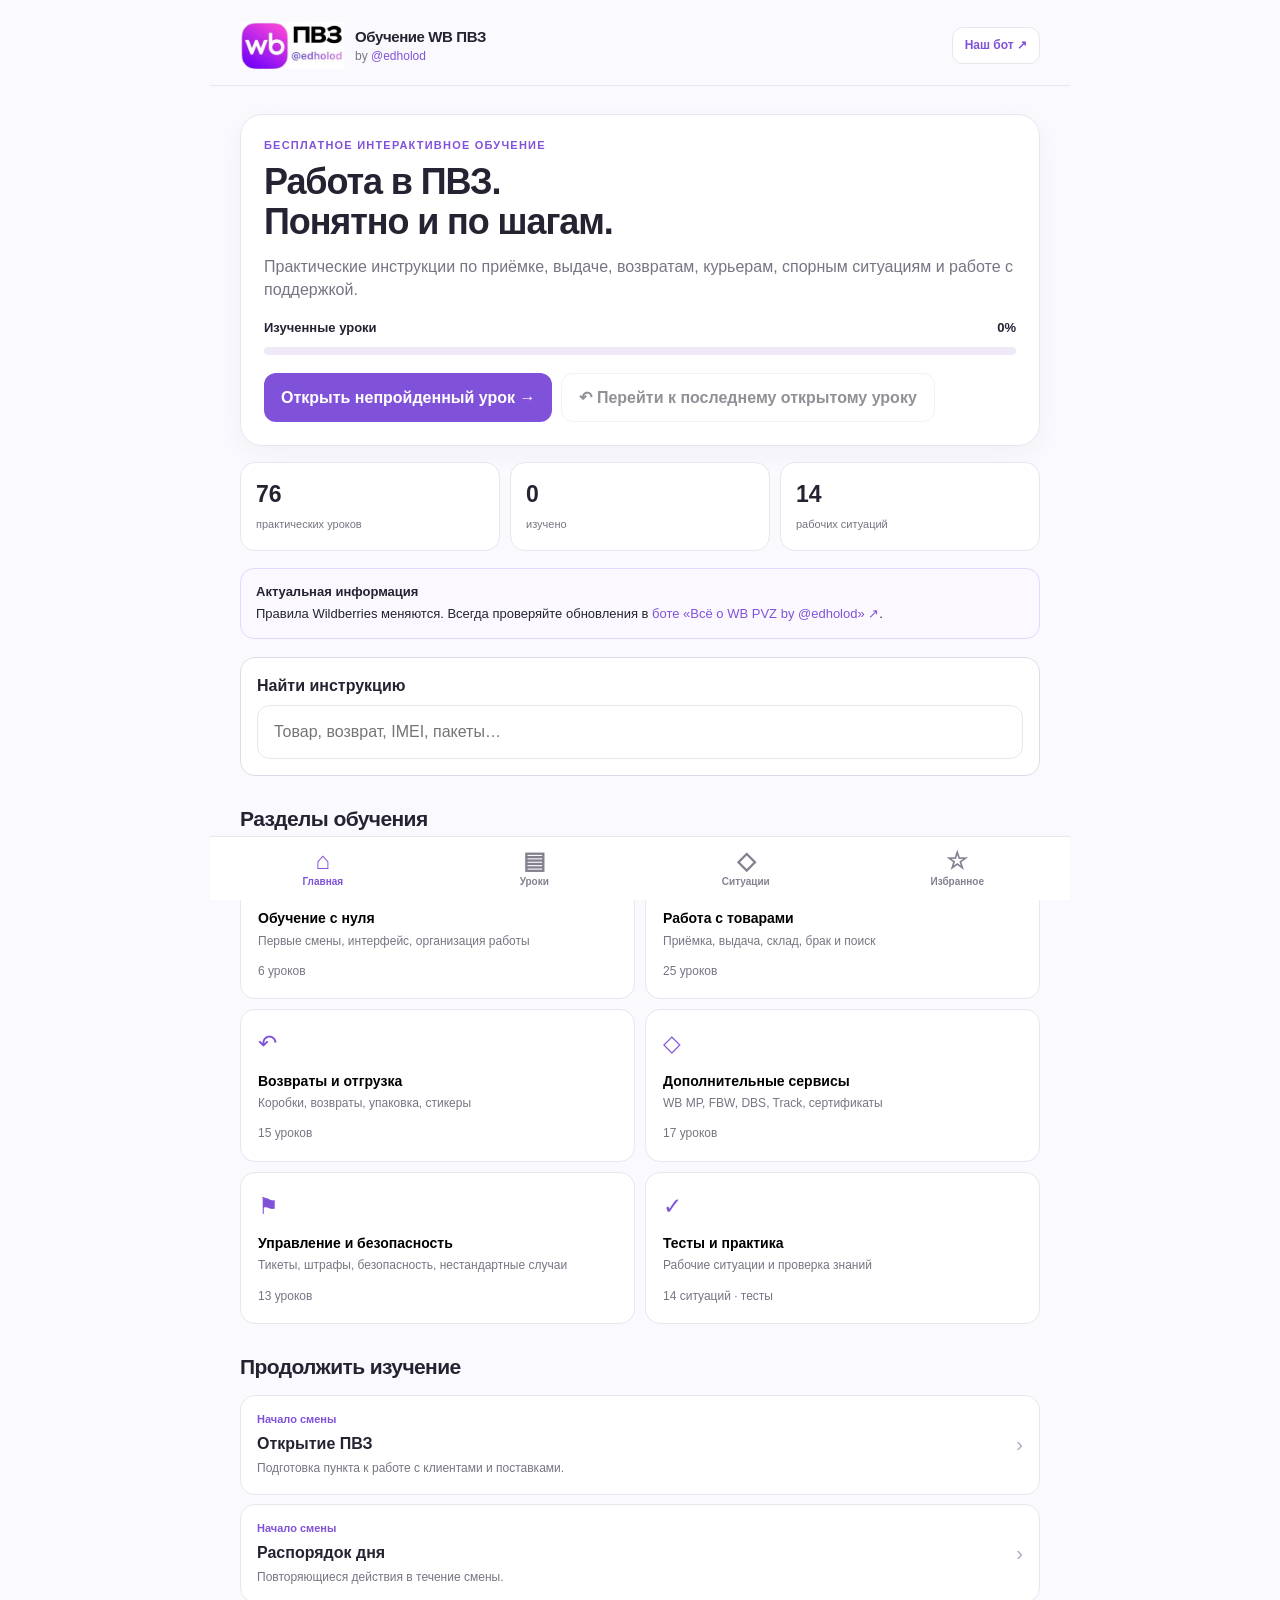
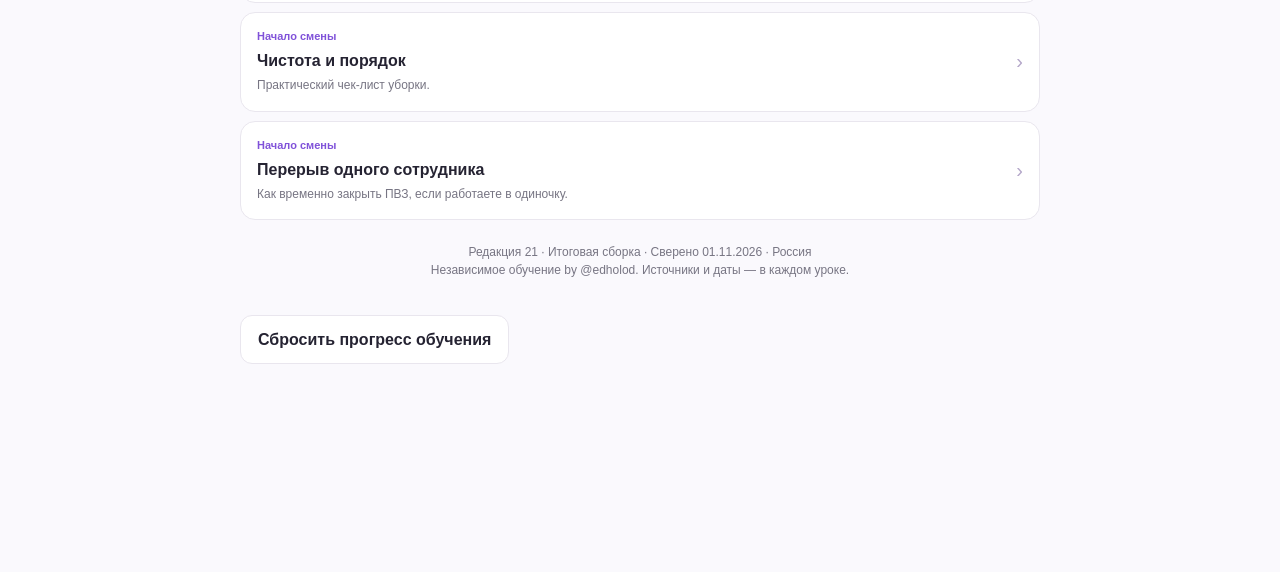
<file: index.html>
<!doctype html><html lang="ru"><head><meta charset="utf-8"><meta name="viewport" content="width=device-width,initial-scale=1,viewport-fit=cover"><meta name="theme-color" content="#faf9fd"><meta name="description" content="Бесплатное интерактивное обучение сотрудников ПВЗ Wildberries"><script async src="https://telegram.org/js/telegram-web-app.js?64"></script><title>Обучение WB ПВЗ by @edholod</title><link rel="icon" href="logo.png" type="image/png"><link rel="stylesheet" href="style.css?v=21-final-20261101"></head><body><div class="app"><header class="top"><div class="brand"><img class="brand-image" src="logo.png" alt="WB ПВЗ @edholod"><div><div class="brand-title">Обучение WB ПВЗ</div><div class="brand-sub">by <a href="https://t.me/edholod" target="_blank" rel="noopener">@edholod</a></div></div></div><a class="botlink" href="https://t.me/edholod_wbbot" target="_blank" rel="noopener">Наш бот ↗</a></header><main id="main"></main><nav class="nav" aria-label="Основное меню"><button data-nav="home" class="active"><span>⌂</span>Главная</button><button data-nav="catalog"><span>▤</span>Уроки</button><button data-nav="situations"><span>◇</span>Ситуации</button><button data-nav="saved"><span>☆</span>Избранное</button></nav></div><script src="content.js?v=21-final-20261101"></script><script src="app.js?v=21-final-20261101"></script></body></html>
</file>
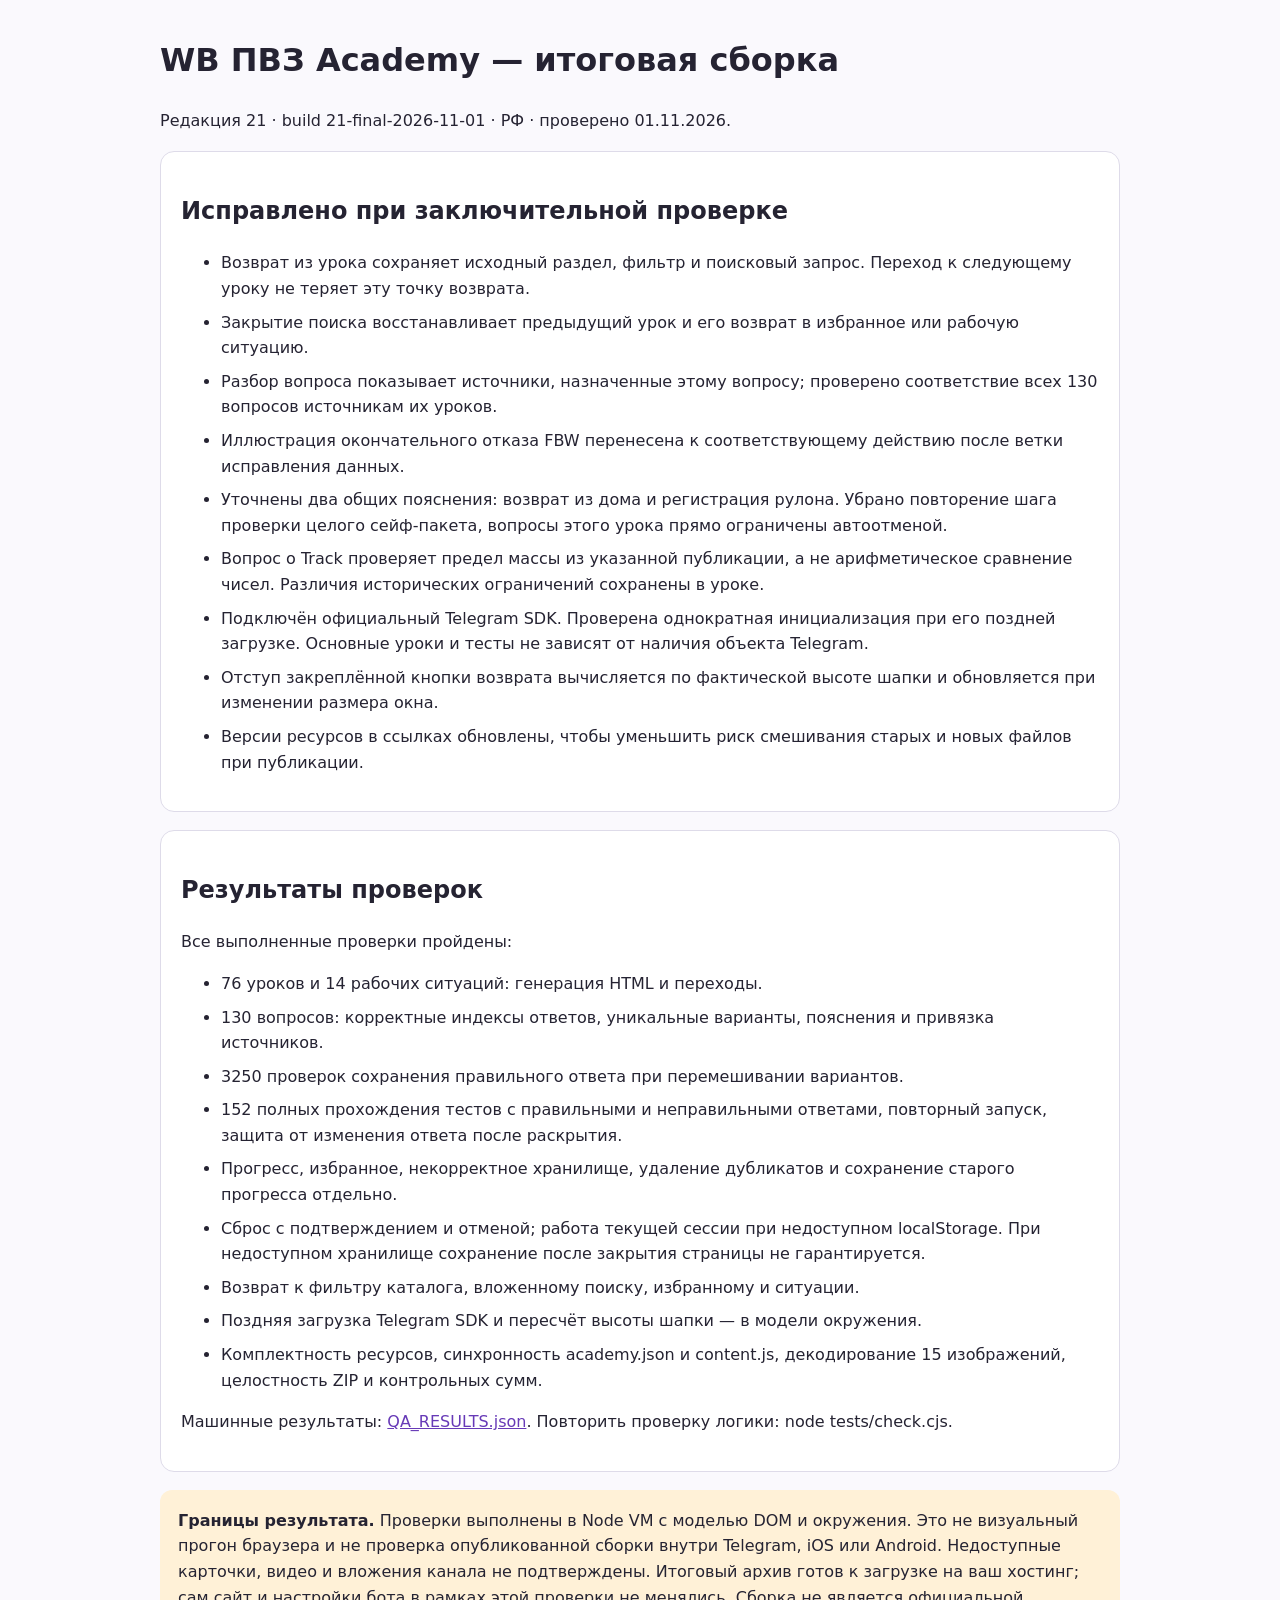
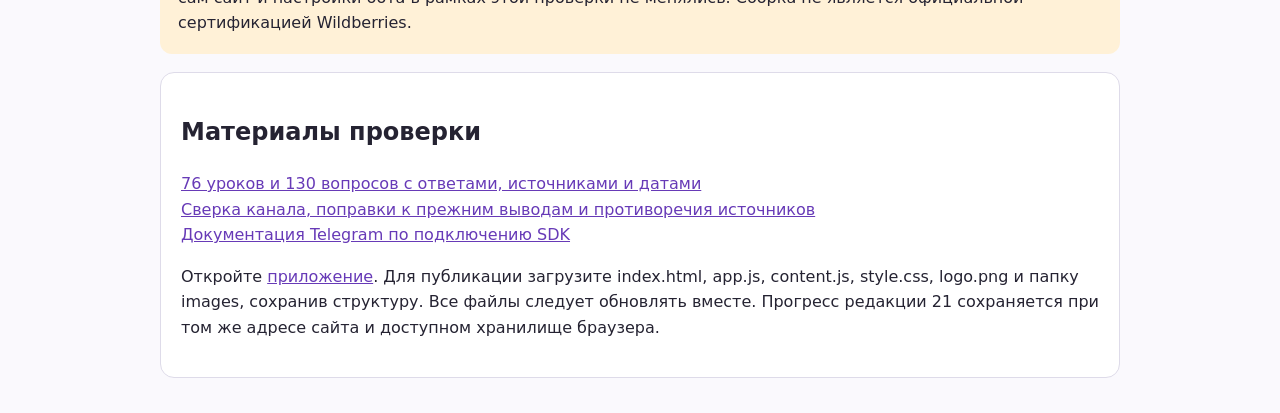
<file: FINAL_CHECK.html>
<!doctype html><html lang="ru"><meta charset="utf-8"><meta name="viewport" content="width=device-width,initial-scale=1"><title>Итоговая проверка WB ПВЗ Academy</title><style>body{max-width:960px;margin:35px auto;padding:0 18px;font:16px/1.6 system-ui;color:#252332;background:#faf9fd}section{padding:20px;margin:18px 0;border:1px solid #dedbe9;border-radius:14px;background:white}a{color:#673ab7}li{margin:8px 0}.notice{background:#fff1d7;padding:18px;border-radius:12px}</style>
<h1>WB ПВЗ Academy — итоговая сборка</h1><p>Редакция 21 · build 21-final-2026-11-01 · РФ · проверено 01.11.2026.</p>
<section><h2>Исправлено при заключительной проверке</h2><ul><li>Возврат из урока сохраняет исходный раздел, фильтр и поисковый запрос. Переход к следующему уроку не теряет эту точку возврата.</li><li>Закрытие поиска восстанавливает предыдущий урок и его возврат в избранное или рабочую ситуацию.</li><li>Разбор вопроса показывает источники, назначенные этому вопросу; проверено соответствие всех 130 вопросов источникам их уроков.</li><li>Иллюстрация окончательного отказа FBW перенесена к соответствующему действию после ветки исправления данных.</li><li>Уточнены два общих пояснения: возврат из дома и регистрация рулона. Убрано повторение шага проверки целого сейф-пакета, вопросы этого урока прямо ограничены автоотменой.</li><li>Вопрос о Track проверяет предел массы из указанной публикации, а не арифметическое сравнение чисел. Различия исторических ограничений сохранены в уроке.</li><li>Подключён официальный Telegram SDK. Проверена однократная инициализация при его поздней загрузке. Основные уроки и тесты не зависят от наличия объекта Telegram.</li><li>Отступ закреплённой кнопки возврата вычисляется по фактической высоте шапки и обновляется при изменении размера окна.</li><li>Версии ресурсов в ссылках обновлены, чтобы уменьшить риск смешивания старых и новых файлов при публикации.</li></ul></section>
<section><h2>Результаты проверок</h2><p>Все выполненные проверки пройдены:</p><ul><li>76 уроков и 14 рабочих ситуаций: генерация HTML и переходы.</li><li>130 вопросов: корректные индексы ответов, уникальные варианты, пояснения и привязка источников.</li><li>3250 проверок сохранения правильного ответа при перемешивании вариантов.</li><li>152 полных прохождения тестов с правильными и неправильными ответами, повторный запуск, защита от изменения ответа после раскрытия.</li><li>Прогресс, избранное, некорректное хранилище, удаление дубликатов и сохранение старого прогресса отдельно.</li><li>Сброс с подтверждением и отменой; работа текущей сессии при недоступном localStorage. При недоступном хранилище сохранение после закрытия страницы не гарантируется.</li><li>Возврат к фильтру каталога, вложенному поиску, избранному и ситуации.</li><li>Поздняя загрузка Telegram SDK и пересчёт высоты шапки — в модели окружения.</li><li>Комплектность ресурсов, синхронность academy.json и content.js, декодирование 15 изображений, целостность ZIP и контрольных сумм.</li></ul><p>Машинные результаты: <a href="QA_RESULTS.json">QA_RESULTS.json</a>. Повторить проверку логики: node tests/check.cjs.</p></section>
<div class="notice"><b>Границы результата.</b> Проверки выполнены в Node VM с моделью DOM и окружения. Это не визуальный прогон браузера и не проверка опубликованной сборки внутри Telegram, iOS или Android. Недоступные карточки, видео и вложения канала не подтверждены. Итоговый архив готов к загрузке на ваш хостинг; сам сайт и настройки бота в рамках этой проверки не менялись. Сборка не является официальной сертификацией Wildberries.</div>
<section><h2>Материалы проверки</h2><p><a href="VERIFICATION_21.html">76 уроков и 130 вопросов с ответами, источниками и датами</a><br><a href="TELEGRAM_REVIEW.html">Сверка канала, поправки к прежним выводам и противоречия источников</a><br><a href="https://core.telegram.org/bots/webapps#initializing-mini-apps">Документация Telegram по подключению SDK</a></p><p>Откройте <a href="index.html">приложение</a>. Для публикации загрузите index.html, app.js, content.js, style.css, logo.png и папку images, сохранив структуру. Все файлы следует обновлять вместе. Прогресс редакции 21 сохраняется при том же адресе сайта и доступном хранилище браузера.</p></section></html>
</file>
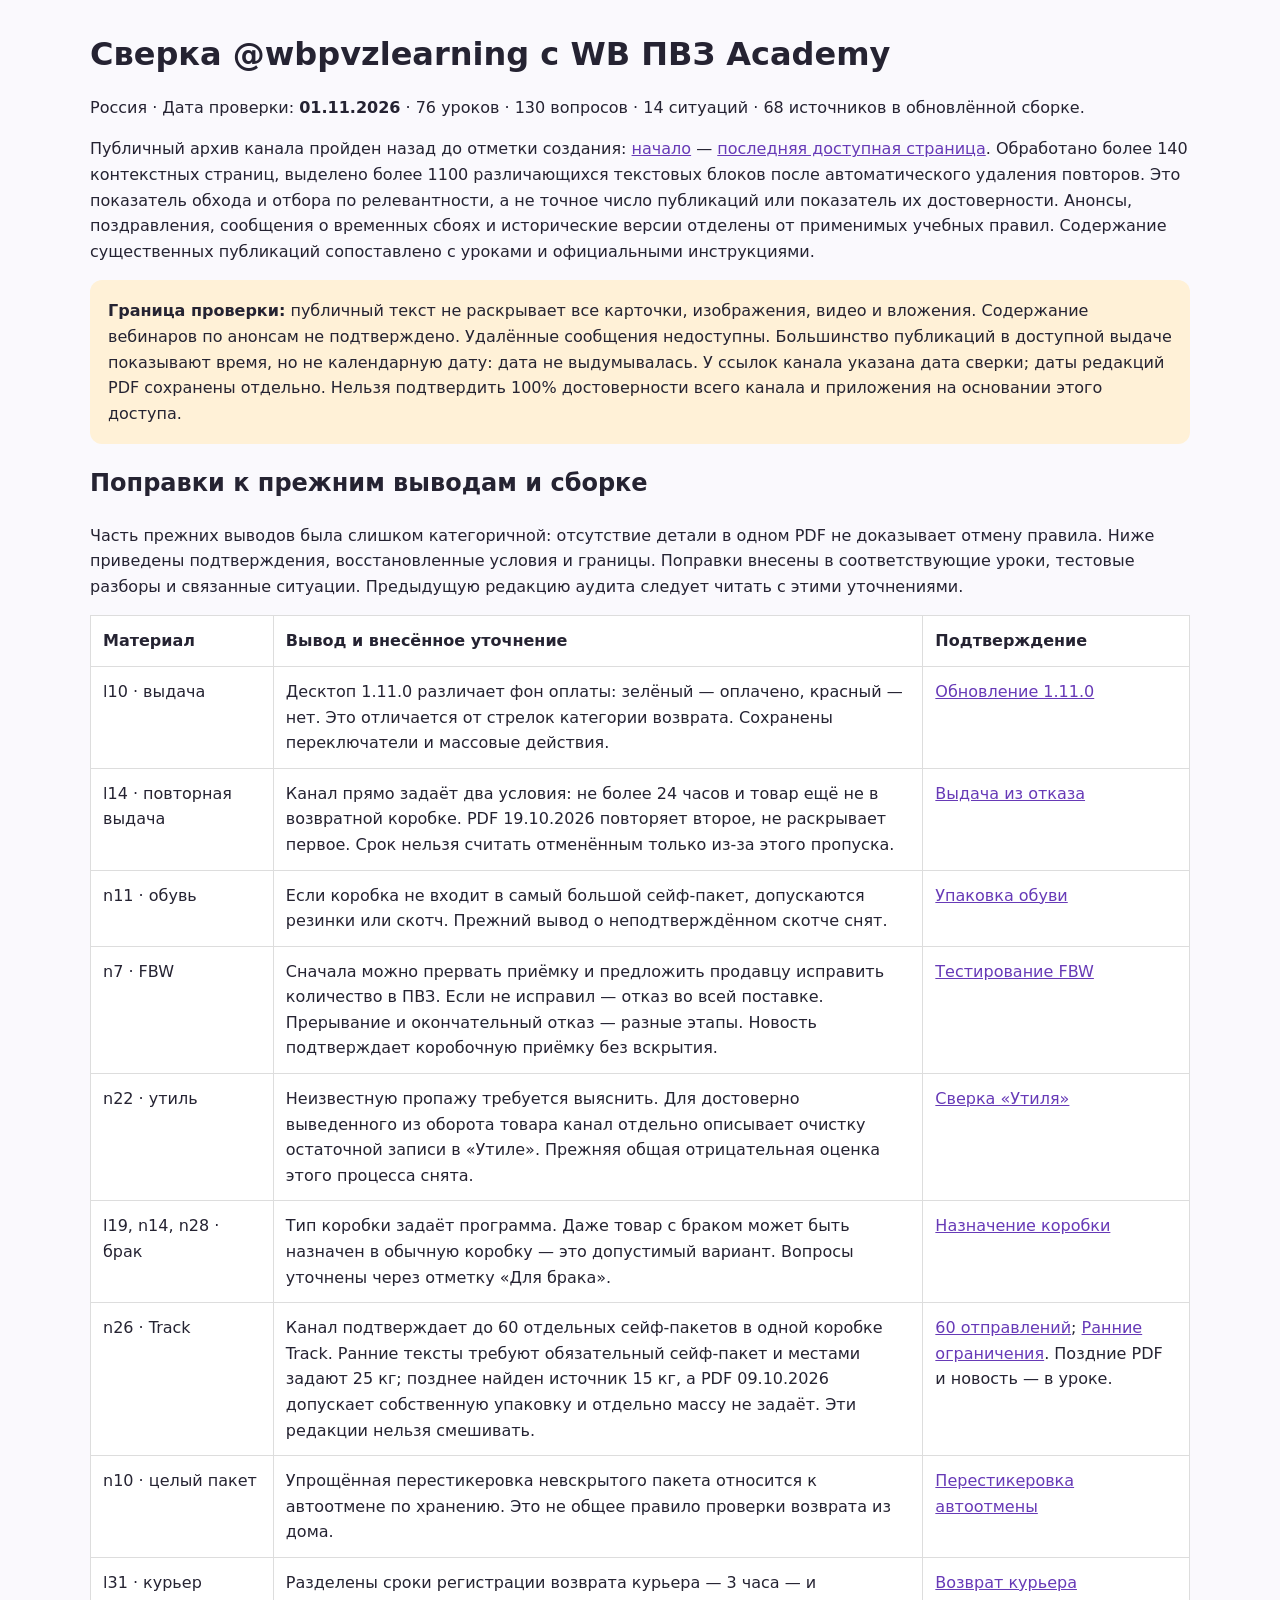
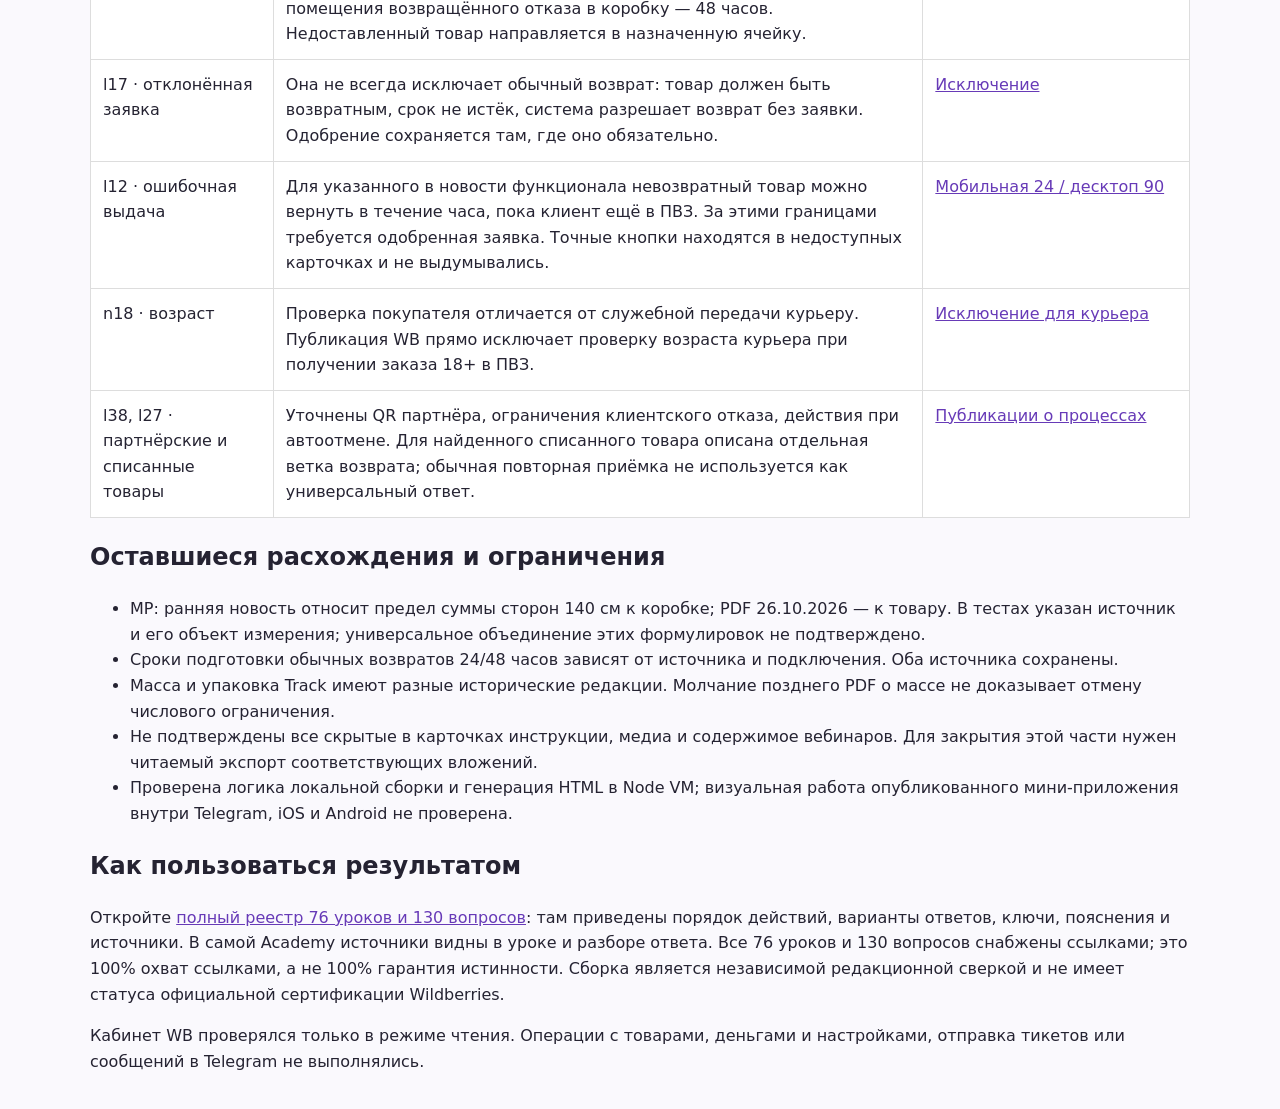
<file: TELEGRAM_REVIEW.html>
<!doctype html><html lang="ru"><meta charset="utf-8"><meta name="viewport" content="width=device-width,initial-scale=1"><title>Сверка публичного канала WB ПВЗ</title><style>body{max-width:1100px;margin:35px auto;padding:0 18px;font:16px/1.6 system-ui;color:#252332;background:#faf9fd}table{border-collapse:collapse;width:100%;background:white}td,th{border:1px solid #ddd;padding:12px;text-align:left;vertical-align:top}a{color:#673ab7}.notice{padding:18px;background:#fff1d7;border-radius:12px}h1{line-height:1.2}</style>
<h1>Сверка @wbpvzlearning с WB ПВЗ Academy</h1><p>Россия · Дата проверки: <b>01.11.2026</b> · 76 уроков · 130 вопросов · 14 ситуаций · 68 источников в обновлённой сборке.</p>
<p>Публичный архив канала пройден назад до отметки создания: <a href="https://t.me/s/wbpvzlearning/1">начало</a> — <a href="https://t.me/s/wbpvzlearning">последняя доступная страница</a>. Обработано более 140 контекстных страниц, выделено более 1100 различающихся текстовых блоков после автоматического удаления повторов. Это показатель обхода и отбора по релевантности, а не точное число публикаций или показатель их достоверности. Анонсы, поздравления, сообщения о временных сбоях и исторические версии отделены от применимых учебных правил. Содержание существенных публикаций сопоставлено с уроками и официальными инструкциями.</p>
<div class="notice"><b>Граница проверки:</b> публичный текст не раскрывает все карточки, изображения, видео и вложения. Содержание вебинаров по анонсам не подтверждено. Удалённые сообщения недоступны. Большинство публикаций в доступной выдаче показывают время, но не календарную дату: дата не выдумывалась. У ссылок канала указана дата сверки; даты редакций PDF сохранены отдельно. Нельзя подтвердить 100% достоверности всего канала и приложения на основании этого доступа.</div>
<h2>Поправки к прежним выводам и сборке</h2><p>Часть прежних выводов была слишком категоричной: отсутствие детали в одном PDF не доказывает отмену правила. Ниже приведены подтверждения, восстановленные условия и границы. Поправки внесены в соответствующие уроки, тестовые разборы и связанные ситуации. Предыдущую редакцию аудита следует читать с этими уточнениями.</p>
<table><thead><tr><th>Материал</th><th>Вывод и внесённое уточнение</th><th>Подтверждение</th></tr></thead><tbody>
<tr><td>l10 · выдача</td><td>Десктоп 1.11.0 различает фон оплаты: зелёный — оплачено, красный — нет. Это отличается от стрелок категории возврата. Сохранены переключатели и массовые действия.</td><td><a href="https://t.me/wbpvzlearning/2921">Обновление 1.11.0</a></td></tr>
<tr><td>l14 · повторная выдача</td><td>Канал прямо задаёт два условия: не более 24 часов и товар ещё не в возвратной коробке. PDF 19.10.2026 повторяет второе, не раскрывает первое. Срок нельзя считать отменённым только из-за этого пропуска.</td><td><a href="https://t.me/s/wbpvzlearning/2513">Выдача из отказа</a></td></tr>
<tr><td>n11 · обувь</td><td>Если коробка не входит в самый большой сейф-пакет, допускаются резинки или скотч. Прежний вывод о неподтверждённом скотче снят.</td><td><a href="https://t.me/s/wbpvzlearning/2751">Упаковка обуви</a></td></tr>
<tr><td>n7 · FBW</td><td>Сначала можно прервать приёмку и предложить продавцу исправить количество в ПВЗ. Если не исправил — отказ во всей поставке. Прерывание и окончательный отказ — разные этапы. Новость подтверждает коробочную приёмку без вскрытия.</td><td><a href="https://t.me/s/wbpvzlearning/2863">Тестирование FBW</a></td></tr>
<tr><td>n22 · утиль</td><td>Неизвестную пропажу требуется выяснить. Для достоверно выведенного из оборота товара канал отдельно описывает очистку остаточной записи в «Утиле». Прежняя общая отрицательная оценка этого процесса снята.</td><td><a href="https://t.me/s/wbpvzlearning/2713">Сверка «Утиля»</a></td></tr>
<tr><td>l19, n14, n28 · брак</td><td>Тип коробки задаёт программа. Даже товар с браком может быть назначен в обычную коробку — это допустимый вариант. Вопросы уточнены через отметку «Для брака».</td><td><a href="https://t.me/s/wbpvzlearning/2657">Назначение коробки</a></td></tr>
<tr><td>n26 · Track</td><td>Канал подтверждает до 60 отдельных сейф-пакетов в одной коробке Track. Ранние тексты требуют обязательный сейф-пакет и местами задают 25 кг; позднее найден источник 15 кг, а PDF 09.10.2026 допускает собственную упаковку и отдельно массу не задаёт. Эти редакции нельзя смешивать.</td><td><a href="https://t.me/s/wbpvzlearning/2787">60 отправлений</a>; <a href="https://t.me/s/wbpvzlearning/1985">Ранние ограничения</a>. Поздние PDF и новость — в уроке.</td></tr>
<tr><td>n10 · целый пакет</td><td>Упрощённая перестикеровка невскрытого пакета относится к автоотмене по хранению. Это не общее правило проверки возврата из дома.</td><td><a href="https://t.me/s/wbpvzlearning/2647">Перестикеровка автоотмены</a></td></tr>
<tr><td>l31 · курьер</td><td>Разделены сроки регистрации возврата курьера — 3 часа — и помещения возвращённого отказа в коробку — 48 часов. Недоставленный товар направляется в назначенную ячейку.</td><td><a href="https://t.me/s/wbpvzlearning/2567">Возврат курьера</a></td></tr>
<tr><td>l17 · отклонённая заявка</td><td>Она не всегда исключает обычный возврат: товар должен быть возвратным, срок не истёк, система разрешает возврат без заявки. Одобрение сохраняется там, где оно обязательно.</td><td><a href="https://t.me/s/wbpvzlearning/1766">Исключение</a></td></tr>
<tr><td>l12 · ошибочная выдача</td><td>Для указанного в новости функционала невозвратный товар можно вернуть в течение часа, пока клиент ещё в ПВЗ. За этими границами требуется одобренная заявка. Точные кнопки находятся в недоступных карточках и не выдумывались.</td><td><a href="https://t.me/s/wbpvzlearning/2415">Мобильная 24 / десктоп 90</a></td></tr>
<tr><td>n18 · возраст</td><td>Проверка покупателя отличается от служебной передачи курьеру. Публикация WB прямо исключает проверку возраста курьера при получении заказа 18+ в ПВЗ.</td><td><a href="https://t.me/s/wbpvzlearning/1985">Исключение для курьера</a></td></tr>
<tr><td>l38, l27 · партнёрские и списанные товары</td><td>Уточнены QR партнёра, ограничения клиентского отказа, действия при автоотмене. Для найденного списанного товара описана отдельная ветка возврата; обычная повторная приёмка не используется как универсальный ответ.</td><td><a href="https://t.me/s/wbpvzlearning/2482">Публикации о процессах</a></td></tr>
</tbody></table>
<h2>Оставшиеся расхождения и ограничения</h2><ul><li>MP: ранняя новость относит предел суммы сторон 140 см к коробке; PDF 26.10.2026 — к товару. В тестах указан источник и его объект измерения; универсальное объединение этих формулировок не подтверждено.</li><li>Сроки подготовки обычных возвратов 24/48 часов зависят от источника и подключения. Оба источника сохранены.</li><li>Масса и упаковка Track имеют разные исторические редакции. Молчание позднего PDF о массе не доказывает отмену числового ограничения.</li><li>Не подтверждены все скрытые в карточках инструкции, медиа и содержимое вебинаров. Для закрытия этой части нужен читаемый экспорт соответствующих вложений.</li><li>Проверена логика локальной сборки и генерация HTML в Node VM; визуальная работа опубликованного мини-приложения внутри Telegram, iOS и Android не проверена.</li></ul>
<h2>Как пользоваться результатом</h2><p>Откройте <a href="VERIFICATION_21.html">полный реестр 76 уроков и 130 вопросов</a>: там приведены порядок действий, варианты ответов, ключи, пояснения и источники. В самой Academy источники видны в уроке и разборе ответа. Все 76 уроков и 130 вопросов снабжены ссылками; это 100% охват ссылками, а не 100% гарантия истинности. Сборка является независимой редакционной сверкой и не имеет статуса официальной сертификации Wildberries.</p>
<p>Кабинет WB проверялся только в режиме чтения. Операции с товарами, деньгами и настройками, отправка тикетов или сообщений в Telegram не выполнялись.</p></html>
</file>
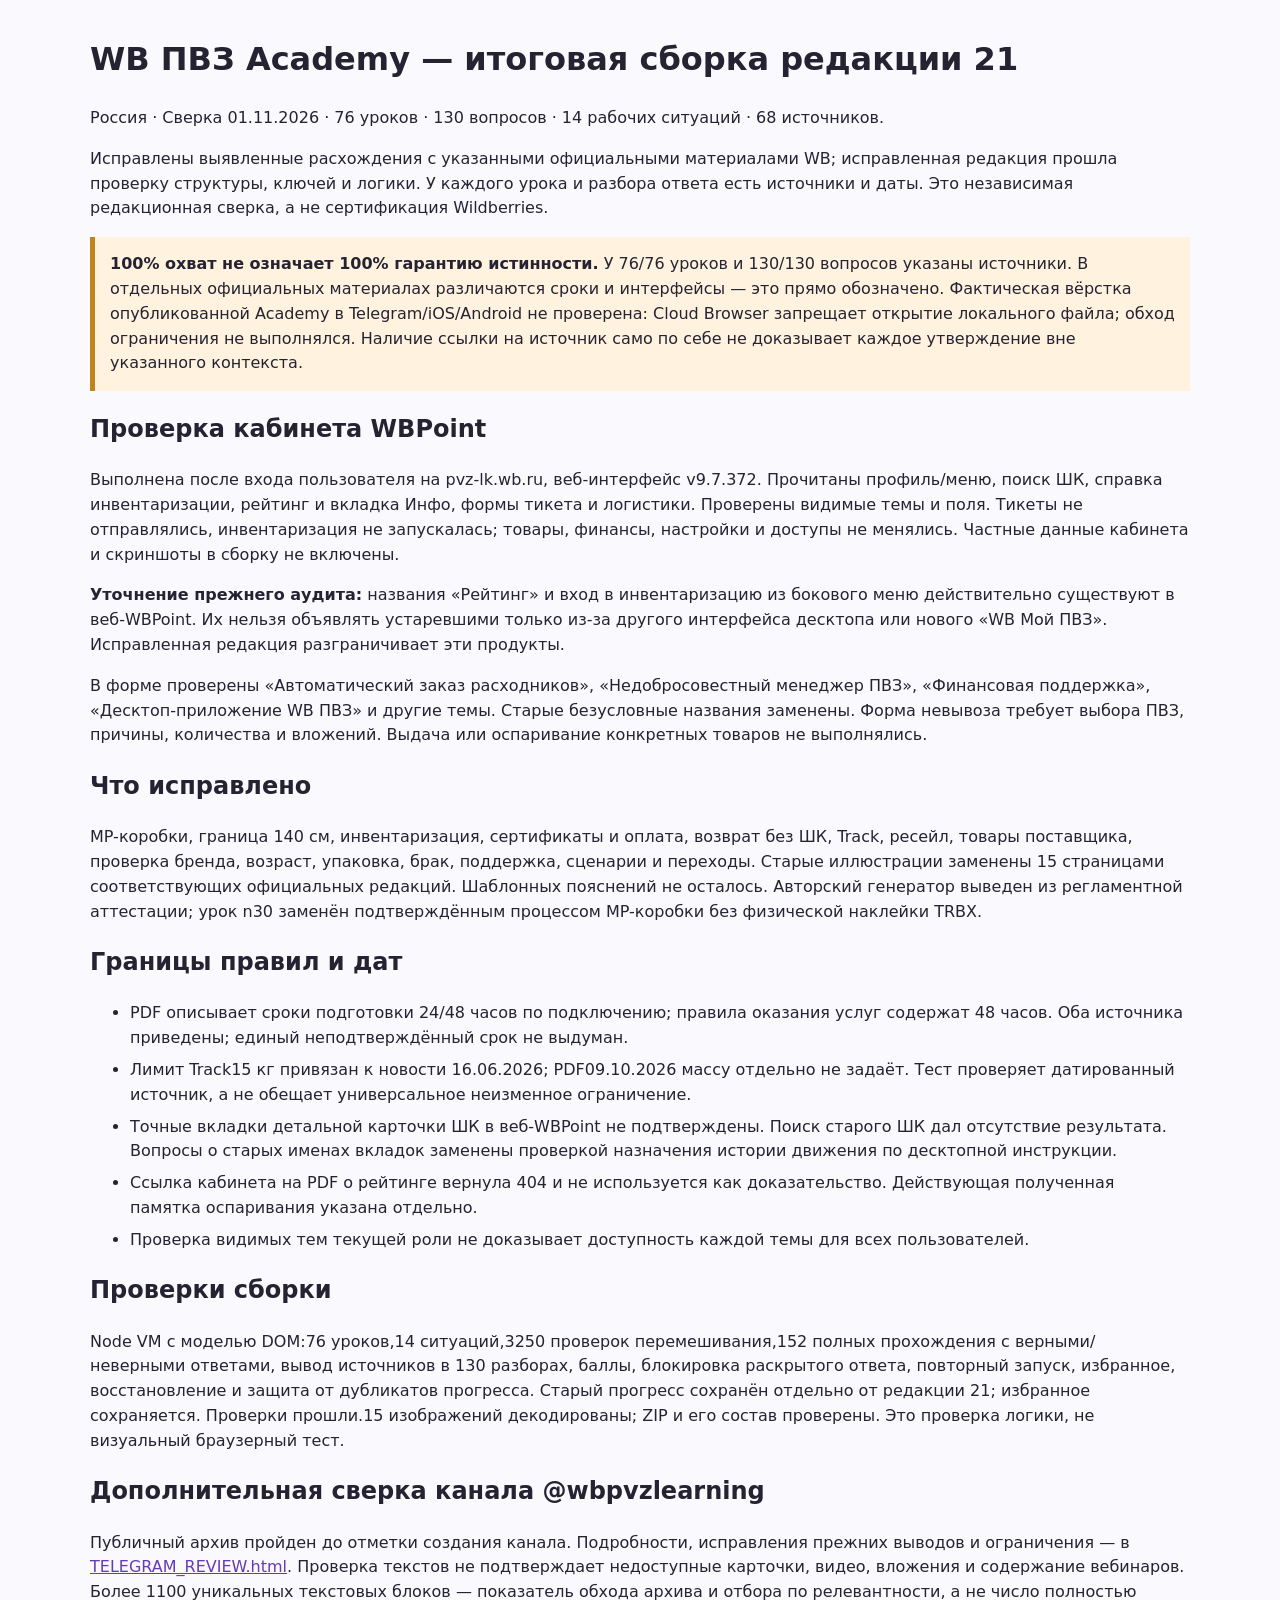
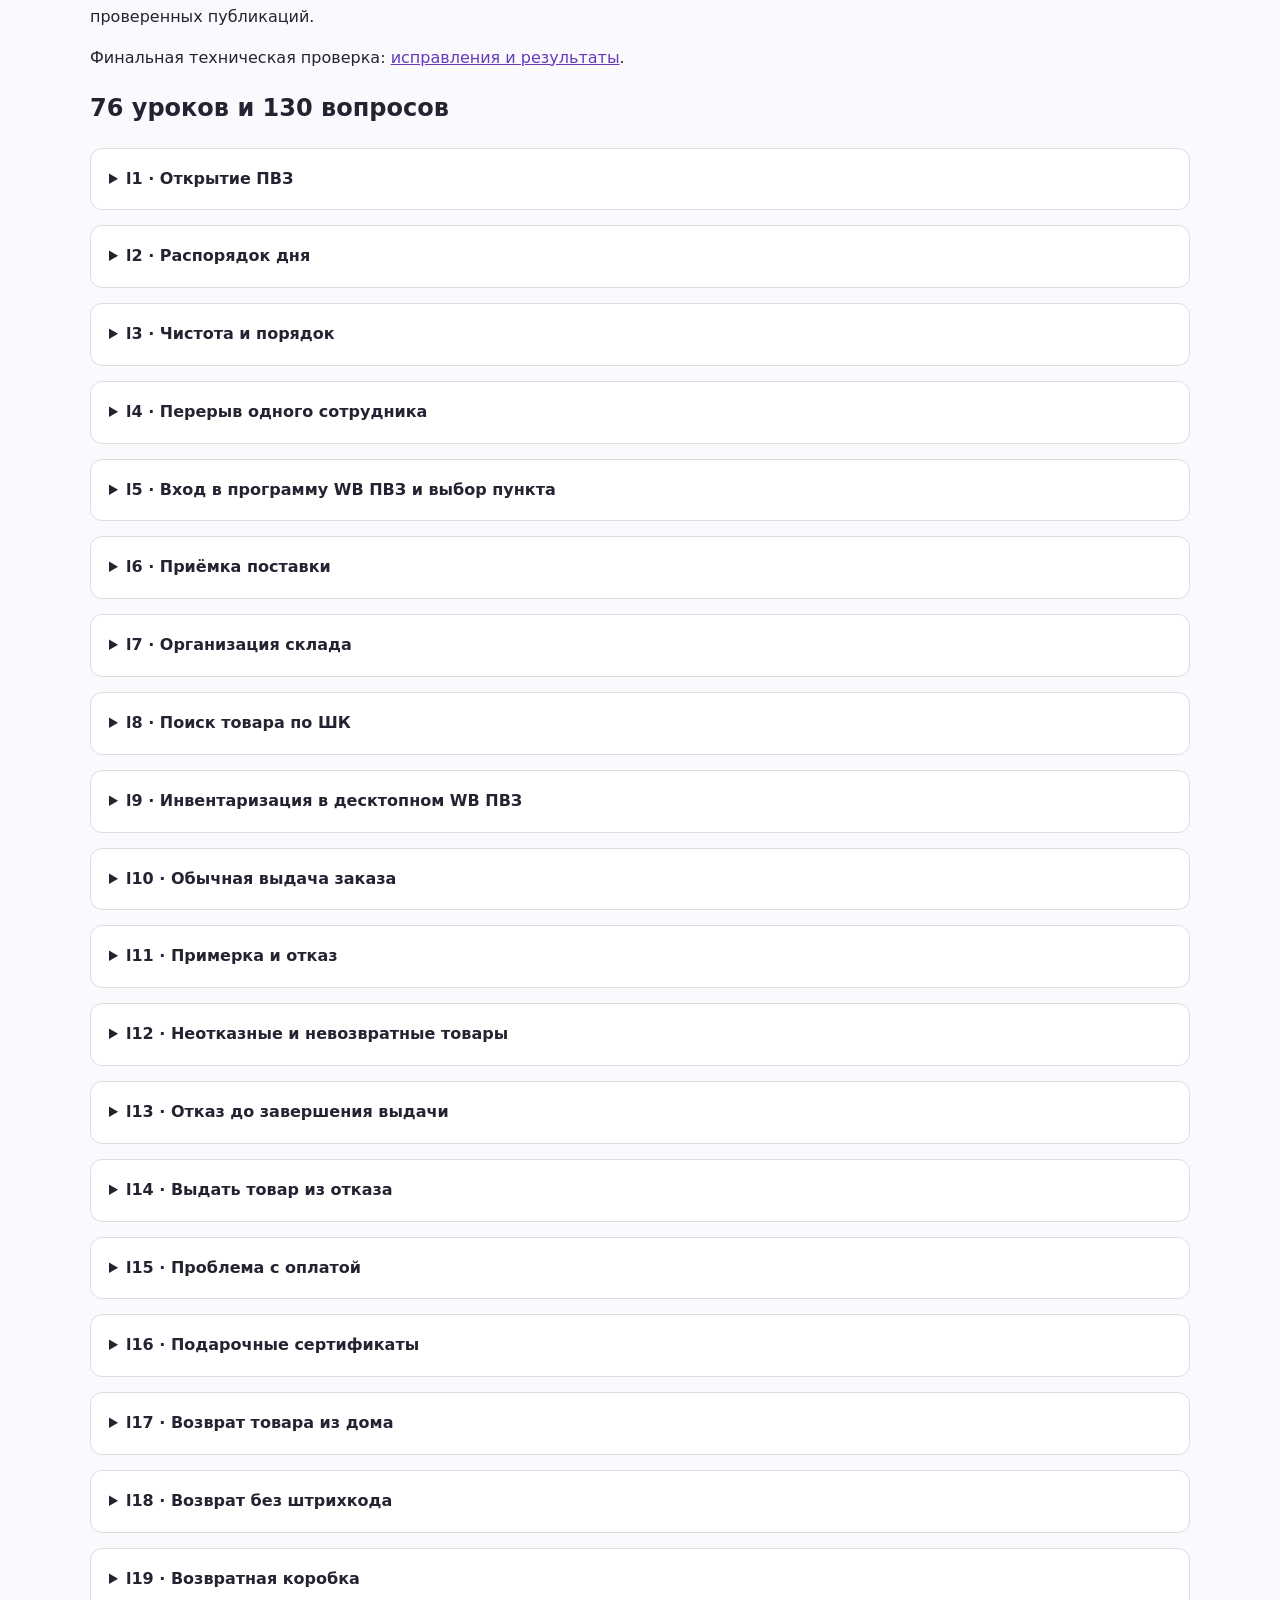
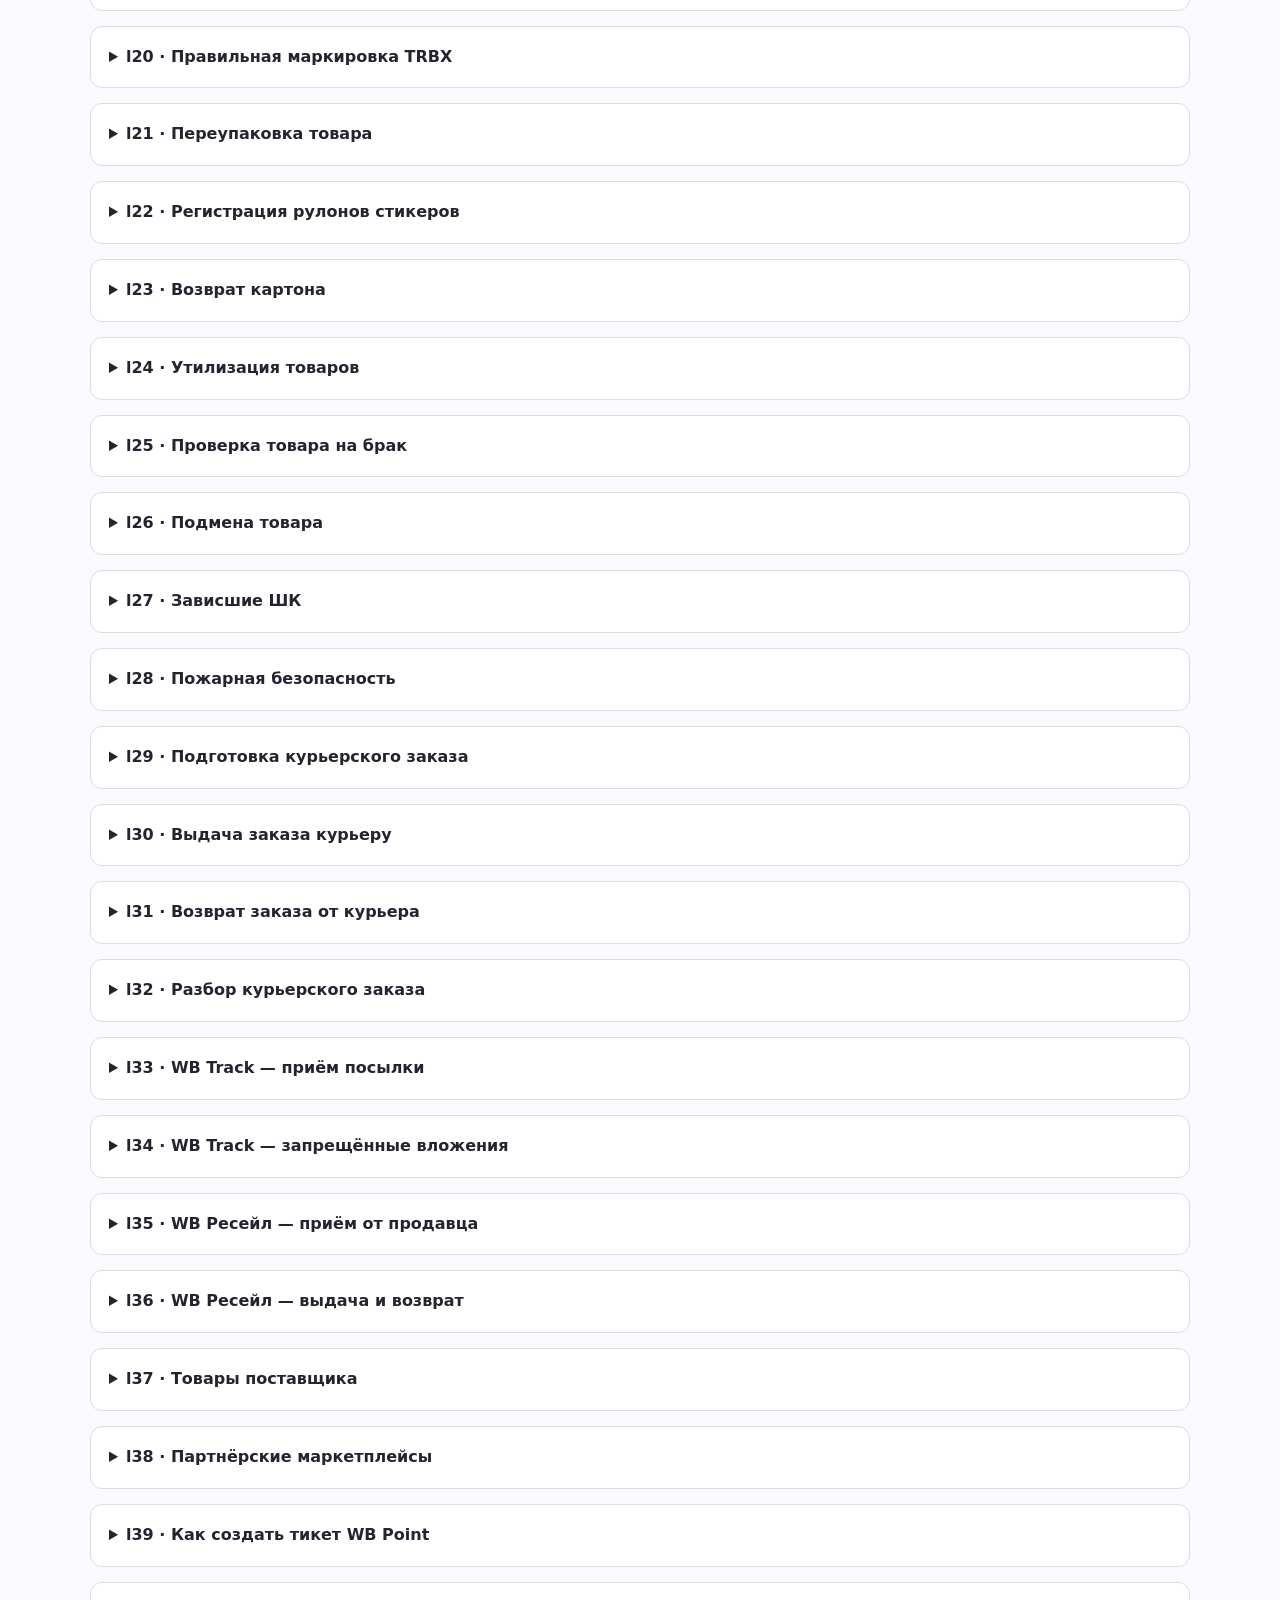
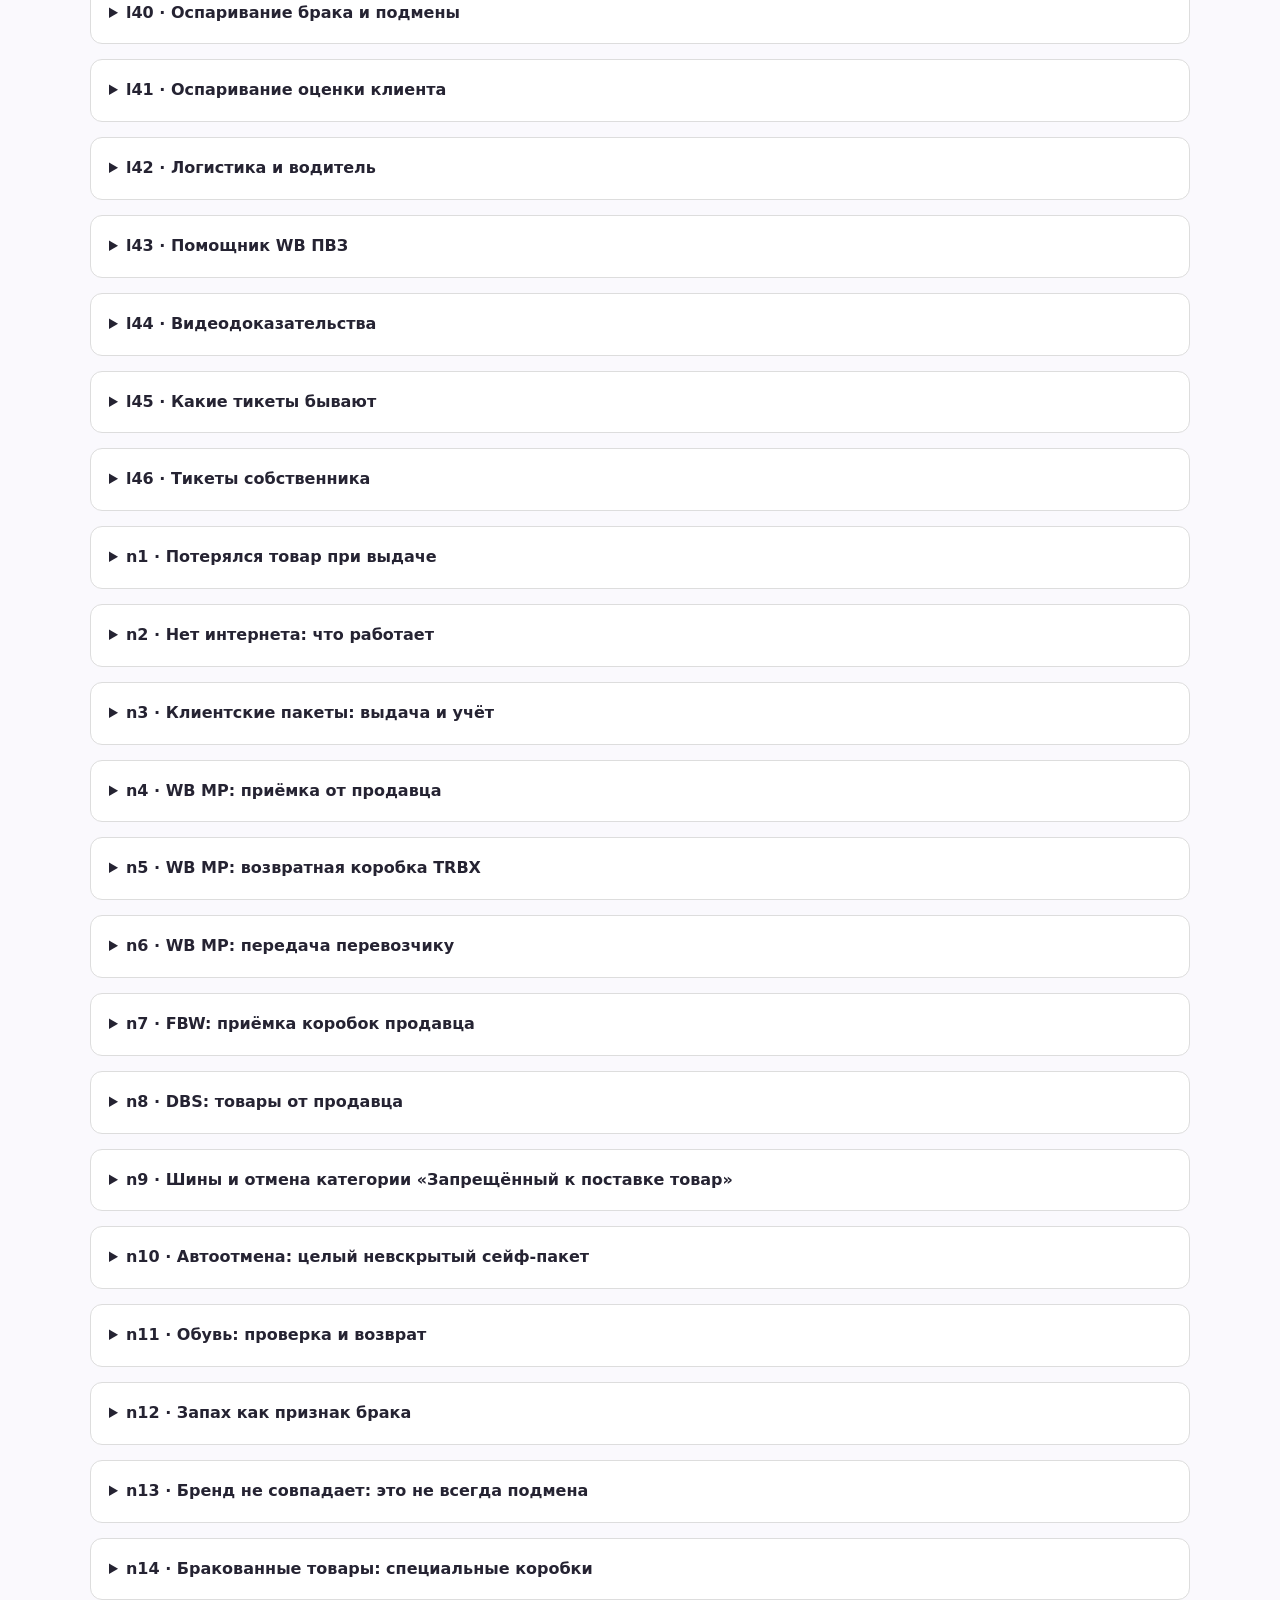
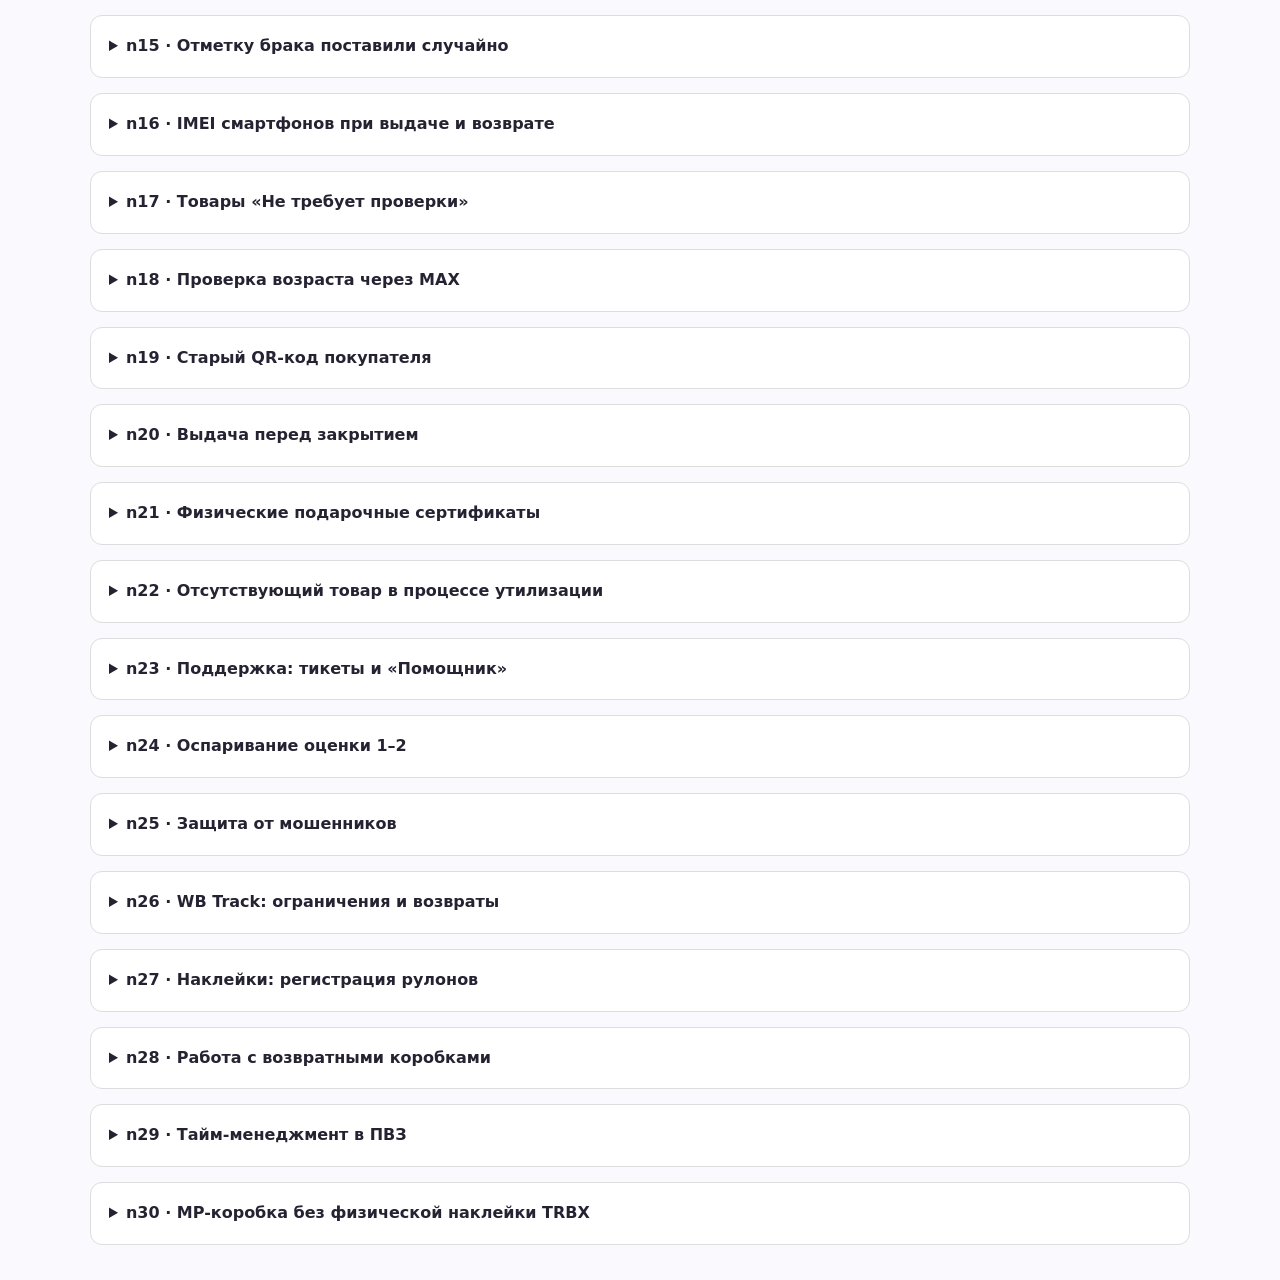
<file: VERIFICATION_21.html>
<!doctype html><html lang="ru"><meta charset="utf-8"><meta name="viewport" content="width=device-width,initial-scale=1"><title>WB ПВЗ Academy — сверка редакции 21</title><style>body{max-width:1100px;margin:35px auto;padding:0 18px;font:16px/1.55 system-ui;background:#faf9fd;color:#252332}details,section{background:white;padding:18px;border:1px solid #ddd;border-radius:12px;margin:15px 0}summary{font-weight:700;cursor:pointer}li{margin:7px 0}a{color:#673ab7}small{color:#656074}.warning{background:#fff3df;border-left:5px solid #bd851c;padding:15px}table{border-collapse:collapse;width:100%}td,th{padding:10px;border:1px solid #ddd;text-align:left}</style><h1>WB ПВЗ Academy — итоговая сборка редакции 21</h1><p>Россия · Сверка 01.11.2026 · 76 уроков · 130 вопросов · 14 рабочих ситуаций · 68 источников.</p><p>Исправлены выявленные расхождения с указанными официальными материалами WB; исправленная редакция прошла проверку структуры, ключей и логики. У каждого урока и разбора ответа есть источники и даты. Это независимая редакционная сверка, а не сертификация Wildberries.</p><div class="warning"><b>100% охват не означает 100% гарантию истинности.</b> У 76/76 уроков и 130/130 вопросов указаны источники. В отдельных официальных материалах различаются сроки и интерфейсы — это прямо обозначено. Фактическая вёрстка опубликованной Academy в Telegram/iOS/Android не проверена: Cloud Browser запрещает открытие локального файла; обход ограничения не выполнялся. Наличие ссылки на источник само по себе не доказывает каждое утверждение вне указанного контекста.</div><h2>Проверка кабинета WBPoint</h2><p>Выполнена после входа пользователя на pvz-lk.wb.ru, веб-интерфейс v9.7.372. Прочитаны профиль/меню, поиск ШК, справка инвентаризации, рейтинг и вкладка Инфо, формы тикета и логистики. Проверены видимые темы и поля. Тикеты не отправлялись, инвентаризация не запускалась; товары, финансы, настройки и доступы не менялись. Частные данные кабинета и скриншоты в сборку не включены.</p><p><b>Уточнение прежнего аудита:</b> названия «Рейтинг» и вход в инвентаризацию из бокового меню действительно существуют в веб-WBPoint. Их нельзя объявлять устаревшими только из-за другого интерфейса десктопа или нового «WB Мой ПВЗ». Исправленная редакция разграничивает эти продукты.</p><p>В форме проверены «Автоматический заказ расходников», «Недобросовестный менеджер ПВЗ», «Финансовая поддержка», «Десктоп-приложение WB ПВЗ» и другие темы. Старые безусловные названия заменены. Форма невывоза требует выбора ПВЗ, причины, количества и вложений. Выдача или оспаривание конкретных товаров не выполнялись.</p><h2>Что исправлено</h2><p>MP-коробки, граница 140 см, инвентаризация, сертификаты и оплата, возврат без ШК, Track, ресейл, товары поставщика, проверка бренда, возраст, упаковка, брак, поддержка, сценарии и переходы. Старые иллюстрации заменены 15 страницами соответствующих официальных редакций. Шаблонных пояснений не осталось. Авторский генератор выведен из регламентной аттестации; урок n30 заменён подтверждённым процессом MP-коробки без физической наклейки TRBX.</p><h2>Границы правил и дат</h2><ul><li>PDF описывает сроки подготовки 24/48 часов по подключению; правила оказания услуг содержат 48 часов. Оба источника приведены; единый неподтверждённый срок не выдуман.</li><li>Лимит Track15 кг привязан к новости 16.06.2026; PDF09.10.2026 массу отдельно не задаёт. Тест проверяет датированный источник, а не обещает универсальное неизменное ограничение.</li><li>Точные вкладки детальной карточки ШК в веб-WBPoint не подтверждены. Поиск старого ШК дал отсутствие результата. Вопросы о старых именах вкладок заменены проверкой назначения истории движения по десктопной инструкции.</li><li>Ссылка кабинета на PDF о рейтинге вернула 404 и не используется как доказательство. Действующая полученная памятка оспаривания указана отдельно.</li><li>Проверка видимых тем текущей роли не доказывает доступность каждой темы для всех пользователей.</li></ul><h2>Проверки сборки</h2><p>Node VM с моделью DOM:76 уроков,14 ситуаций,3250 проверок перемешивания,152 полных прохождения с верными/неверными ответами, вывод источников в 130 разборах, баллы, блокировка раскрытого ответа, повторный запуск, избранное, восстановление и защита от дубликатов прогресса. Старый прогресс сохранён отдельно от редакции 21; избранное сохраняется. Проверки прошли.15 изображений декодированы; ZIP и его состав проверены. Это проверка логики, не визуальный браузерный тест.</p><h2>Дополнительная сверка канала @wbpvzlearning</h2><p>Публичный архив пройден до отметки создания канала. Подробности, исправления прежних выводов и ограничения — в <a href="TELEGRAM_REVIEW.html">TELEGRAM_REVIEW.html</a>. Проверка текстов не подтверждает недоступные карточки, видео, вложения и содержание вебинаров. Более 1100 уникальных текстовых блоков — показатель обхода архива и отбора по релевантности, а не число полностью проверенных публикаций.</p><p>Финальная техническая проверка: <a href="FINAL_CHECK.html">исправления и результаты</a>.</p><h2>76 уроков и 130 вопросов</h2><details><summary>l1 · Открытие ПВЗ</summary><ol><li>Осмотрите помещение перед началом смены: нет ли следов взлома, протечек и других опасных неисправностей.</li><li>Проверьте стойку, клиентскую зону, примерочные и склад; уберите мусор и личные вещи с рабочего места.</li><li>Проверьте питание камер, интернет и исправность компьютера и сканера; подготовьте пакеты, сейф-пакеты и расходные материалы.</li><li>Откройте WB ПВЗ и авторизуйтесь под своей учётной записью.</li><li>Перед приёмкой сверяйте адрес на доставленных коробках с адресом ПВЗ; принимайте и разбирайте коробки под видеонаблюдением.</li></ol><p>Не используйте чужие учётные данные. О проблемах, мешающих работе, сообщайте ответственному.</p><p><b>Как проверить результат:</b> ПВЗ готов к обслуживанию: оборудование работает, помещение приведено в порядок, открыт нужный пункт.</p><p><a href="https://edtech.rwb.ru/pvz/ru/pvz-content-base?publicationid=30u52z023kQh1YIcXZnDtEzlkaT&amp;unitid=2zb4ll644Yq7ZmS7XiC0tPA7Jq9&amp;tab=memorandums&amp;cli=1" target="_blank" rel="noopener noreferrer">Чек-лист Распорядок дня</a> — Страницы 1<br><small>Не указана; сверено 01.11.2026</small></p><p><a href="https://point-quality.wb.ru/offer/RU/1.html" target="_blank" rel="noopener noreferrer">Оферта об оказании услуг в ПВЗ</a> — Публикация / пункт 9.1.4<br><small>Дата редакции на просмотренной странице не указана; сверено 01.11.2026</small></p><section><b>l1.1 · В начале смены сканер не работает. Как поступить?</b><ol><li>Проверить оборудование и устранить проблему до операций ✓</li><li>Продолжить приёмку, считая все товары принятыми</li><li>Выдать клиенту заказ без проверки в программе</li><li>Отключить камеры и начать работу</li></ol><p>Сначала проверьте работоспособность оборудования. Без корректной фиксации операции в WB ПВЗ нельзя считать товар принятым или выданным.</p><p><a href="https://edtech.rwb.ru/pvz/ru/pvz-content-base?publicationid=30u52z023kQh1YIcXZnDtEzlkaT&amp;unitid=2zb4ll644Yq7ZmS7XiC0tPA7Jq9&amp;tab=memorandums&amp;cli=1" target="_blank" rel="noopener noreferrer">Чек-лист Распорядок дня</a> — Страницы 1<br><small>Не указана; сверено 01.11.2026</small></p><p><a href="https://point-quality.wb.ru/offer/RU/1.html" target="_blank" rel="noopener noreferrer">Оферта об оказании услуг в ПВЗ</a> — Публикация / пункт 9.1.4<br><small>Дата редакции на просмотренной странице не указана; сверено 01.11.2026</small></p></section></details><details><summary>l2 · Распорядок дня</summary><ol><li>Перед приёмкой сверяйте адрес ПВЗ на коробках. Принимайте фактически поступившие товары и размещайте их по ячейкам под камерами.</li><li>При выдаче выполняйте предусмотренную проверку, примерку, выдачу и отказ по каждой позиции. Для товаров «Не требует проверки» действует отдельный сценарий.</li><li>Отслеживайте курьерские операции, возвраты и очередь. Не допускайте ожидания выдачи шестью и более клиентами; организуйте обслуживание при росте нагрузки.</li><li>Оформляйте фактически имеющиеся отказные и невостребованные товары в соответствующие возвратные коробки. MP и исходящие отправления Track учитываются отдельно; обратная доставка Track отправителю имеет отдельное исключение.</li><li>Соблюдайте сроки подготовки возвратов из действующих правил и инструкции подключённого процесса. PDF описывает 24 часа без подготовки и 48 часов с подготовкой; правила оказания услуг содержат срок 48 часов. При расхождении не откладывайте обработку и проверьте применимое условие в кабинете.</li><li>Перед закрытием завершите обслуживание пришедших в рабочее время клиентов, проверьте незавершённые операции и возвраты, выйдите из своей учётной записи и закройте пункт.</li></ol><p>График ПВЗ согласуется через портал. Требования к режиму работы и срокам зависят от условий ПВЗ; этот урок не разрешает самостоятельно менять график.</p><p><b>Как проверить результат:</b> Нет забытых незавершённых операций, а товары находятся в предусмотренных рабочих потоках.</p><p><a href="https://edtech.rwb.ru/pvz/ru/pvz-content-base?publicationid=30u52z023kQh1YIcXZnDtEzlkaT&amp;unitid=2zb4ll644Yq7ZmS7XiC0tPA7Jq9&amp;tab=memorandums&amp;cli=1" target="_blank" rel="noopener noreferrer">Чек-лист Распорядок дня</a> — Страницы 1–2<br><small>Не указана; сверено 01.11.2026</small></p><p><a href="https://point-quality.wb.ru/offer/RU/2.html" target="_blank" rel="noopener noreferrer">Приложение №2. Правила оказания услуг</a> — Публикация / пункт 3,5<br><small>Дата редакции на просмотренной странице не указана; сверено 01.11.2026</small></p><p><a href="https://edtech.rwb.ru/pvz/ru/pvz-content-base?publicationid=30uJOJzKc0Y0NPj3nkcSzD0dh0q&amp;unitid=2xUHcxR5CjorzeUIlV9EIU5kaUc&amp;tab=instructions&amp;cli=1" target="_blank" rel="noopener noreferrer">Подготовка товаров к отправке на склад</a> — Страницы 3–4<br><small>28.09.2026; сверено 01.11.2026</small></p><p><a href="https://point-quality.wb.ru/offer/RU/4.html#section-2" target="_blank" rel="noopener noreferrer">Приложение №5. Услуга WB Track</a> — Публикация / пункт 3.3<br><small>Дата редакции на просмотренной странице не указана; сверено 01.11.2026</small></p><section><b>l2.1 · В течение смены накопились товары к возврату. Что делать?</b><ol><li>Оформить переупаковку и возвратные коробки по программе ✓</li><li>Сложить их вместе с заказами к выдаче</li><li>Оставить их без учёта до следующего месяца</li><li>Отправить их без маркировки</li></ol><p>Возвраты необходимо учитывать в программе и готовить к отправке в соответствующих коробках, а не хранить без учёта.</p><p><a href="https://edtech.rwb.ru/pvz/ru/pvz-content-base?publicationid=30u52z023kQh1YIcXZnDtEzlkaT&amp;unitid=2zb4ll644Yq7ZmS7XiC0tPA7Jq9&amp;tab=memorandums&amp;cli=1" target="_blank" rel="noopener noreferrer">Чек-лист Распорядок дня</a> — Страницы 1–2<br><small>Не указана; сверено 01.11.2026</small></p><p><a href="https://point-quality.wb.ru/offer/RU/2.html" target="_blank" rel="noopener noreferrer">Приложение №2. Правила оказания услуг</a> — Публикация / пункт 3,5<br><small>Дата редакции на просмотренной странице не указана; сверено 01.11.2026</small></p><p><a href="https://edtech.rwb.ru/pvz/ru/pvz-content-base?publicationid=30uJOJzKc0Y0NPj3nkcSzD0dh0q&amp;unitid=2xUHcxR5CjorzeUIlV9EIU5kaUc&amp;tab=instructions&amp;cli=1" target="_blank" rel="noopener noreferrer">Подготовка товаров к отправке на склад</a> — Страницы 3–4<br><small>28.09.2026; сверено 01.11.2026</small></p><p><a href="https://point-quality.wb.ru/offer/RU/4.html#section-2" target="_blank" rel="noopener noreferrer">Приложение №5. Услуга WB Track</a> — Публикация / пункт 3.3<br><small>Дата редакции на просмотренной странице не указана; сверено 01.11.2026</small></p></section></details><details><summary>l3 · Чистота и порядок</summary><ol><li>Мойте полы не менее двух раз в день и дополнительно при загрязнении.</li><li>Протирайте зеркала и горизонтальные поверхности каждые 2–3 часа.</li><li>Коврики очищайте регулярно, по мере загрязнения; интервал для зеркал не является отдельным нормативом для ковриков.</li><li>Осматривайте примерочную после каждого клиента. Убирайте мусор, влагу и загрязнения.</li><li>Следите за состоянием штор, мебели и клиентской зоны.</li></ol><p></p><p><b>Как проверить результат:</b> Пол, зеркала, поверхности и примерочные чистые; загрязнения устранены.</p><p><a href="https://edtech.rwb.ru/pvz/ru/pvz-content-base?publicationid=30u1SLDkPEIw65sXVDUpp52W72m&amp;unitid=2zb4XQnaSJYypstGkXTRz26joLH&amp;tab=memorandums&amp;cli=1" target="_blank" rel="noopener noreferrer">Поддержание чистоты</a> — Страницы 1<br><small>Не указана; сверено 01.11.2026</small></p><section><b>l3.1 · После клиента примерочная загрязнена. Что правильно?</b><ol><li>Проверить и привести примерочную в порядок ✓</li><li>Ждать общей уборки в конце недели</li><li>Закрыть примерочную без проверки</li><li>Попросить следующего клиента убрать</li></ol><p>Загрязнение примерочной следует устранить до следующего использования: это часть поддержания клиентской зоны в надлежащем состоянии.</p><p><a href="https://edtech.rwb.ru/pvz/ru/pvz-content-base?publicationid=30u1SLDkPEIw65sXVDUpp52W72m&amp;unitid=2zb4XQnaSJYypstGkXTRz26joLH&amp;tab=memorandums&amp;cli=1" target="_blank" rel="noopener noreferrer">Поддержание чистоты</a> — Страницы 1<br><small>Не указана; сверено 01.11.2026</small></p></section></details><details><summary>l4 · Перерыв одного сотрудника</summary><ol><li>Если вы один на смене и требуется короткий перерыв, выберите время без покупателей.</li><li>Подготовьте объявление с временем начала и окончания перерыва (не более 15 минут).</li><li>Покажите табличку на камеру и повесьте её на дверь перед уходом.</li><li>По возвращении снимите табличку, откройте ПВЗ и возобновите обслуживание.</li></ol><p>Описан порядок из чек-листа WB (стр. 2). Он не отменяет обязанность ПВЗ соблюдать согласованные часы работы; при конфликте требований согласуйте действия с ответственным.</p><p><b>Как проверить результат:</b> Посетители видят информацию о перерыве; после возвращения объявление снято и работа возобновлена.</p><p><a href="https://edtech.rwb.ru/pvz/ru/pvz-content-base?publicationid=30u52z023kQh1YIcXZnDtEzlkaT&amp;unitid=2zb4ll644Yq7ZmS7XiC0tPA7Jq9&amp;tab=memorandums&amp;cli=1" target="_blank" rel="noopener noreferrer">Чек-лист Распорядок дня</a> — Страницы 2<br><small>Не указана; сверено 01.11.2026</small></p><p><a href="https://point-quality.wb.ru/offer/RU/2.html" target="_blank" rel="noopener noreferrer">Приложение №2. Правила оказания услуг</a> — Публикация / пункт 5.1<br><small>Дата редакции на просмотренной странице не указана; сверено 01.11.2026</small></p><section><b>l4.1 · Сотрудник работает один и ему нужен разрешённый короткий перерыв. Что подготовить?</b><ol><li>Объявление с временем отсутствия на видном месте ✓</li><li>Только сообщение в личный чат</li><li>Закрыть ПВЗ без информации для клиентов</li><li>Сменить статус всех товаров на возврат</li></ol><p>В чек-листе WB указаны объявление с началом и окончанием перерыва, показ таблички на камеру и предел 15 минут.</p><p><a href="https://edtech.rwb.ru/pvz/ru/pvz-content-base?publicationid=30u52z023kQh1YIcXZnDtEzlkaT&amp;unitid=2zb4ll644Yq7ZmS7XiC0tPA7Jq9&amp;tab=memorandums&amp;cli=1" target="_blank" rel="noopener noreferrer">Чек-лист Распорядок дня</a> — Страницы 2<br><small>Не указана; сверено 01.11.2026</small></p><p><a href="https://point-quality.wb.ru/offer/RU/2.html" target="_blank" rel="noopener noreferrer">Приложение №2. Правила оказания услуг</a> — Публикация / пункт 5.1<br><small>Дата редакции на просмотренной странице не указана; сверено 01.11.2026</small></p></section></details><details><summary>l5 · Вход в программу WB ПВЗ и выбор пункта</summary><ol><li>Перед входом убедитесь, что руководитель зарегистрировал ваш номер телефона как сотрудника нужного ПВЗ в WB Point. Без этого ваш профиль может не появиться в списке.</li><li>Откройте десктоп-приложение WB ПВЗ, введите собственный номер телефона и нажмите «Отправить код в приложение».</li><li>Откройте клиентское приложение Wildberries на своём телефоне, найдите push-уведомление с кодом и введите его в WB ПВЗ. Код не сообщайте другим людям.</li><li>Выберите пункт выдачи из списка. Для поиска используйте ID ПВЗ или адрес. Проверьте, что выбрали именно тот пункт, где работаете, а не другой.</li><li>Выберите своё имя в списке сотрудников. Если имени нет, обратитесь к руководителю для проверки регистрации и привязки.</li><li>При предложении быстрого входа придумайте ПИН-код, нажмите «Установить», повторите его и нажмите «Подтвердить». Подтвердите установку кодом из клиентского приложения Wildberries.</li><li>Для смены сотрудника выйдите из текущего аккаунта и войдите под учётной записью нужного сотрудника с его ПИН-кодом; если ПИН-код не установлен, подтвердите вход кодом из клиентского приложения Wildberries.</li><li>Если забыли ПИН-код, нажмите «Не помню код», укажите телефон, получите push-код в Wildberries, выберите своё имя и установите новый ПИН-код с подтверждением.</li><li>После входа проверьте выбранный ПВЗ. Основные вкладки: «Выдача», «Приёмка», «Возврат», «Доставки», «Ещё». Для смены пункта откройте меню «Смена ПВЗ», нажмите «Сменить ПВЗ» и пройдите повторную авторизацию. Если программа сообщает «Смена ПВЗ недоступна», обратитесь в поддержку через тикет.</li></ol><p>Не передавайте другим людям код подтверждения, пароль или ПИН-код. Если ваш профиль или нужный ПВЗ не отображается, обратитесь к руководителю.</p><p><b>Как проверить результат:</b> На экране отображается нужный пункт выдачи и ваш профиль сотрудника.</p><p><a href="https://edtech.rwb.ru/pvz/ru/pvz-content-base?publicationid=30uIqyJuLwyVbJgFtcQAhvYdpXN&amp;unitid=2syrj7c6JNydWyIbl0NQW9Fg2xq&amp;tab=instructions&amp;cli=4" target="_blank" rel="noopener noreferrer">Авторизация менеджеров</a> — Страницы 3–10<br><small>03.07.2025; сверено 01.11.2026</small></p><p><a href="https://point-quality.wb.ru/offer/RU/1.html" target="_blank" rel="noopener noreferrer">Оферта об оказании услуг в ПВЗ</a> — Публикация / пункт 2.1–2.4<br><small>Дата редакции на просмотренной странице не указана; сверено 01.11.2026</small></p><section><b>l5.1 · После ввода своего номера телефона программа просит код подтверждения. Где его получить?</b><ol><li>В клиентском приложении Wildberries, куда пришло уведомление ✓</li><li>В настройках сканера штрихкодов</li><li>На наклейке возвратной коробки</li><li>В карточке любого товара</li></ol><p>При входе используется код подтверждения, который приходит в клиентское приложение Wildberries.</p><p><a href="https://edtech.rwb.ru/pvz/ru/pvz-content-base?publicationid=30uIqyJuLwyVbJgFtcQAhvYdpXN&amp;unitid=2syrj7c6JNydWyIbl0NQW9Fg2xq&amp;tab=instructions&amp;cli=4" target="_blank" rel="noopener noreferrer">Авторизация менеджеров</a> — Страницы 3–10<br><small>03.07.2025; сверено 01.11.2026</small></p><p><a href="https://point-quality.wb.ru/offer/RU/1.html" target="_blank" rel="noopener noreferrer">Оферта об оказании услуг в ПВЗ</a> — Публикация / пункт 2.1–2.4<br><small>Дата редакции на просмотренной странице не указана; сверено 01.11.2026</small></p></section><section><b>l5.2 · Для чего нужны вкладки «Выдача», «Приёмка», «Возврат»?</b><ol><li>Это разные способы входа в один список</li><li>Они разделяют операции по выдаче, поступлению и возврату ✓</li><li>Они переключают разные пункты выдачи</li></ol><p>Каждая вкладка содержит свой рабочий процесс и собственное боковое меню.</p><p><a href="https://edtech.rwb.ru/pvz/ru/pvz-content-base?publicationid=30uIqyJuLwyVbJgFtcQAhvYdpXN&amp;unitid=2syrj7c6JNydWyIbl0NQW9Fg2xq&amp;tab=instructions&amp;cli=4" target="_blank" rel="noopener noreferrer">Авторизация менеджеров</a> — Страницы 3–10<br><small>03.07.2025; сверено 01.11.2026</small></p><p><a href="https://point-quality.wb.ru/offer/RU/1.html" target="_blank" rel="noopener noreferrer">Оферта об оказании услуг в ПВЗ</a> — Публикация / пункт 2.1–2.4<br><small>Дата редакции на просмотренной странице не указана; сверено 01.11.2026</small></p></section><section><b>l5.3 · После входа отображается другой ПВЗ. Что сделать до начала операций?</b><ol><li>Продолжить: ПВЗ не влияет на операции</li><li>Выбрать правильный ПВЗ и проверить профиль сотрудника ✓</li><li>Очистить историю браузера</li><li>Переключиться в раздел «Возврат»</li></ol><p>Операции должны проводиться в рабочем окне нужного пункта и под своим профилем.</p><p><a href="https://edtech.rwb.ru/pvz/ru/pvz-content-base?publicationid=30uIqyJuLwyVbJgFtcQAhvYdpXN&amp;unitid=2syrj7c6JNydWyIbl0NQW9Fg2xq&amp;tab=instructions&amp;cli=4" target="_blank" rel="noopener noreferrer">Авторизация менеджеров</a> — Страницы 3–10<br><small>03.07.2025; сверено 01.11.2026</small></p><p><a href="https://point-quality.wb.ru/offer/RU/1.html" target="_blank" rel="noopener noreferrer">Оферта об оказании услуг в ПВЗ</a> — Публикация / пункт 2.1–2.4<br><small>Дата редакции на просмотренной странице не указана; сверено 01.11.2026</small></p></section></details><details><summary>l6 · Приёмка поставки</summary><ol><li>Перейдите в верхнюю вкладку «Приёмка». В левом меню выберите «Товары» — здесь начинается обычная приёмка поставки.</li><li>Подготовьте сканер и найдите QR-код на поступившем грузовом месте или товаре, который программа просит отсканировать.</li><li>Сканируйте код и внимательно прочитайте ответ программы. Не считайте товар принятым только потому, что сканер подал звуковой сигнал.</li><li>Если система просит уточнить ячейку, выберите фактическое место размещения. Не назначайте ячейку, в которой товара нет.</li><li>При расхождении количества, повреждении или отсутствии нужного кода остановитесь на проблемной позиции, зафиксируйте обстоятельства и действуйте по подсказке программы или регламенту.</li><li>После приёмки проверьте, что товары отражены в программе и физически размещены в назначенных ячейках.</li></ol><p>Не подтверждайте получение товаров, которые фактически не поступили.</p><p><b>Как проверить результат:</b> Каждый фактически полученный товар принят в программе и находится в назначенной ячейке.</p><p><a href="https://edtech.rwb.ru/pvz/ru/pvz-content-base?publicationid=31B4Mb8jYqPgQVm7mLcejSIfbor&amp;unitid=2siHRBzL0EotnE4aIo4PvNi5xZF&amp;tab=instructions&amp;cli=1" target="_blank" rel="noopener noreferrer">Приёмка товаров</a> — Страницы 3,6–10<br><small>02.02.2026; сверено 01.11.2026</small></p><p><a href="https://point-quality.wb.ru/offer/RU/2.html" target="_blank" rel="noopener noreferrer">Приложение №2. Правила оказания услуг</a> — Публикация / пункт 2.1–2.3<br><small>Дата редакции на просмотренной странице не указана; сверено 01.11.2026</small></p><section><b>l6.1 · Сканер издал сигнал, но программа не показала приёмку. Что делать?</b><ol><li>Проверить сообщение программы и завершённость операции ✓</li><li>Считать товар принятым только по звуку</li><li>Сразу отправить товар на возврат</li><li>Удалить товар из списка поставки</li></ol><p>Приёмка и размещение должны быть подтверждены программой и соответствовать фактическому товару.</p><p><a href="https://edtech.rwb.ru/pvz/ru/pvz-content-base?publicationid=31B4Mb8jYqPgQVm7mLcejSIfbor&amp;unitid=2siHRBzL0EotnE4aIo4PvNi5xZF&amp;tab=instructions&amp;cli=1" target="_blank" rel="noopener noreferrer">Приёмка товаров</a> — Страницы 3,6–10<br><small>02.02.2026; сверено 01.11.2026</small></p><p><a href="https://point-quality.wb.ru/offer/RU/2.html" target="_blank" rel="noopener noreferrer">Приложение №2. Правила оказания услуг</a> — Публикация / пункт 2.1–2.3<br><small>Дата редакции на просмотренной странице не указана; сверено 01.11.2026</small></p></section><section><b>l6.2 · После сканирования поставки сотрудник отвлёкся и не уверен, завершилась ли приёмка. Что сделать?</b><ol><li>Проверить статус приёмки в программе до размещения товара ✓</li><li>Разместить товар, опираясь только на звук сканера</li><li>Подтвердить поступление всех мест без сверки</li></ol><p>Подтверждение программы, а не звук сканера, определяет завершение приёмки.</p><p><a href="https://edtech.rwb.ru/pvz/ru/pvz-content-base?publicationid=31B4Mb8jYqPgQVm7mLcejSIfbor&amp;unitid=2siHRBzL0EotnE4aIo4PvNi5xZF&amp;tab=instructions&amp;cli=1" target="_blank" rel="noopener noreferrer">Приёмка товаров</a> — Страницы 3,6–10<br><small>02.02.2026; сверено 01.11.2026</small></p><p><a href="https://point-quality.wb.ru/offer/RU/2.html" target="_blank" rel="noopener noreferrer">Приложение №2. Правила оказания услуг</a> — Публикация / пункт 2.1–2.3<br><small>Дата редакции на просмотренной странице не указана; сверено 01.11.2026</small></p></section><section><b>l6.3 · Система показывает одну ячейку, а сотрудник кладёт товар в другую. Что нужно сделать?</b><ol><li>Привести фактическое размещение и учёт ячейки в соответствие ✓</li><li>Оставить как есть, если товар легко найти</li><li>Записать место на бумаге и не менять данные</li></ol><p>Ячейка в программе должна соответствовать фактическому расположению товара.</p><p><a href="https://edtech.rwb.ru/pvz/ru/pvz-content-base?publicationid=31B4Mb8jYqPgQVm7mLcejSIfbor&amp;unitid=2siHRBzL0EotnE4aIo4PvNi5xZF&amp;tab=instructions&amp;cli=1" target="_blank" rel="noopener noreferrer">Приёмка товаров</a> — Страницы 3,6–10<br><small>02.02.2026; сверено 01.11.2026</small></p><p><a href="https://point-quality.wb.ru/offer/RU/2.html" target="_blank" rel="noopener noreferrer">Приложение №2. Правила оказания услуг</a> — Публикация / пункт 2.1–2.3<br><small>Дата редакции на просмотренной странице не указана; сверено 01.11.2026</small></p></section><section><b>l6.4 · В каком разделе начинается обычная приёмка поставки?</b><ol><li>«Выдача» → «Товары»</li><li>«Возврат» → «Коробки»</li><li>«Приёмка» → «Товары» ✓</li><li>«Доставки» → «WB Track»</li></ol><p>Для обычной поставки используется вкладка «Приёмка» и пункт «Товары».</p><p><a href="https://edtech.rwb.ru/pvz/ru/pvz-content-base?publicationid=31B4Mb8jYqPgQVm7mLcejSIfbor&amp;unitid=2siHRBzL0EotnE4aIo4PvNi5xZF&amp;tab=instructions&amp;cli=1" target="_blank" rel="noopener noreferrer">Приёмка товаров</a> — Страницы 3,6–10<br><small>02.02.2026; сверено 01.11.2026</small></p><p><a href="https://point-quality.wb.ru/offer/RU/2.html" target="_blank" rel="noopener noreferrer">Приложение №2. Правила оказания услуг</a> — Публикация / пункт 2.1–2.3<br><small>Дата редакции на просмотренной странице не указана; сверено 01.11.2026</small></p></section><section><b>l6.5 · Сканер не распознал код грузового места. Что правильно сделать?</b><ol><li>Подтвердить приёмку вручную без проверки</li><li>Проверить читаемость кода и тип сканируемого объекта, затем повторить сканирование ✓</li><li>Сразу поместить груз в возвратную коробку</li><li>Выдать груз курьеру</li></ol><p>Нельзя подтверждать приёмку, не установив, что именно принимает программа.</p><p><a href="https://edtech.rwb.ru/pvz/ru/pvz-content-base?publicationid=31B4Mb8jYqPgQVm7mLcejSIfbor&amp;unitid=2siHRBzL0EotnE4aIo4PvNi5xZF&amp;tab=instructions&amp;cli=1" target="_blank" rel="noopener noreferrer">Приёмка товаров</a> — Страницы 3,6–10<br><small>02.02.2026; сверено 01.11.2026</small></p><p><a href="https://point-quality.wb.ru/offer/RU/2.html" target="_blank" rel="noopener noreferrer">Приложение №2. Правила оказания услуг</a> — Публикация / пункт 2.1–2.3<br><small>Дата редакции на просмотренной странице не указана; сверено 01.11.2026</small></p></section></details><details><summary>l7 · Организация склада</summary><ol><li>Разделяйте хранение по предусмотренным ячейкам, полкам и зонам.</li><li>Сканируйте перемещение товара в ячейку, когда это предусмотрено программой.</li><li>Не загромождайте пути эвакуации, доступ к пожарному оборудованию и рабочие проходы; сохраняйте обзор камер над зонами операций.</li><li>Крупногабаритные товары размещайте отдельно по правилам.</li><li>Не смешивайте товары, подготовленные к возврату, с заказами к выдаче.</li></ol><p></p><p><b>Как проверить результат:</b> Товары размещены по фактическим ячейкам, проходы свободны, маркировка читаема.</p><p><a href="https://edtech.rwb.ru/pvz/ru/pvz-content-base?publicationid=30txEDf0CEPSVI7NjpvmhdWryOf&amp;unitid=2zb64K0GOZAtMGqYvqy5NtqwoWh&amp;tab=memorandums&amp;cli=1" target="_blank" rel="noopener noreferrer">Оптимизация склада</a> — Страницы 1<br><small>Не указана; сверено 01.11.2026</small></p><p><a href="https://edtech.rwb.ru/pvz/ru/pvz-content-base?publicationid=31B4Mb8jYqPgQVm7mLcejSIfbor&amp;unitid=2siHRBzL0EotnE4aIo4PvNi5xZF&amp;tab=instructions&amp;cli=1" target="_blank" rel="noopener noreferrer">Приёмка товаров</a> — Страницы 14–21<br><small>02.02.2026; сверено 01.11.2026</small></p><p><a href="https://edtech.rwb.ru/pvz/ru/pvz-content-base?publicationid=35vj4xFAsD7LIF5z2udyaF2SnbT&amp;unitid=35vbU5frwWN4VjB4TezeZXfhKwM&amp;tab=memorandums&amp;cli=1" target="_blank" rel="noopener noreferrer">Пожарная безопасность</a> — Страницы 1<br><small>Не указана; сверено 01.11.2026</small></p><section><b>l7.1 · Товар положили не в ту ячейку, что указана в системе. Как действовать?</b><ol><li>Привести физическое размещение и данные ячейки в соответствие ✓</li><li>Оставить как есть до следующей инвентаризации</li><li>Считать любую свободную ячейку правильной</li><li>Положить другой товар на его место</li></ol><p>Товар должен физически находиться в той ячейке, которая указана в WB ПВЗ. При расхождении проверьте фактическое местоположение и оформите изменение ячейки штатным способом.</p><p><a href="https://edtech.rwb.ru/pvz/ru/pvz-content-base?publicationid=30txEDf0CEPSVI7NjpvmhdWryOf&amp;unitid=2zb64K0GOZAtMGqYvqy5NtqwoWh&amp;tab=memorandums&amp;cli=1" target="_blank" rel="noopener noreferrer">Оптимизация склада</a> — Страницы 1<br><small>Не указана; сверено 01.11.2026</small></p><p><a href="https://edtech.rwb.ru/pvz/ru/pvz-content-base?publicationid=31B4Mb8jYqPgQVm7mLcejSIfbor&amp;unitid=2siHRBzL0EotnE4aIo4PvNi5xZF&amp;tab=instructions&amp;cli=1" target="_blank" rel="noopener noreferrer">Приёмка товаров</a> — Страницы 14–21<br><small>02.02.2026; сверено 01.11.2026</small></p><p><a href="https://edtech.rwb.ru/pvz/ru/pvz-content-base?publicationid=35vj4xFAsD7LIF5z2udyaF2SnbT&amp;unitid=35vbU5frwWN4VjB4TezeZXfhKwM&amp;tab=memorandums&amp;cli=1" target="_blank" rel="noopener noreferrer">Пожарная безопасность</a> — Страницы 1<br><small>Не указана; сверено 01.11.2026</small></p></section></details><details><summary>l8 · Поиск товара по ШК</summary><ol><li>В десктопной программе WB ПВЗ откройте «Информация о товаре» через меню или лупу. В веб-WBPoint на pvz-lk.wb.ru используется отдельный пункт «Поиск ШК» с разделами «Обычные товары» и «Товары МП».</li><li>Отсканируйте ШК либо введите его номер вручную.</li><li>После идентификации проверьте сведения о товаре, его статусе, ячейке и истории движения. Сверьте, что исследуется нужный ШК.</li><li>Сопоставьте сведения программы с фактическим наличием и операциями. История движения не является доказательством физического наличия.</li></ol><p>Путь и описание истории движения в тестах относятся к десктопной инструкции 03.07.2026. Веб-форма WBPoint проверена отдельно 01.11.2026; точные вкладки карточки конкретного товара в ней не подтверждены. Не переносите названия вкладок между интерфейсами.</p><p><b>Как проверить результат:</b> В карточке совпадает ШК или баркод нужного товара, а его статус и ячейка проверены.</p><p><a href="https://edtech.rwb.ru/pvz/ru/pvz-content-base?publicationid=31B4Mb8jYqPgQVm7mLcejSIfbor&amp;unitid=2siHRBzL0EotnE4aIo4PvNi5xZF&amp;tab=instructions&amp;cli=6" target="_blank" rel="noopener noreferrer">Информация о товаре. Поиск по ШК</a> — Страницы 2–4<br><small>03.07.2026; сверено 01.11.2026</small></p><p><a href="https://my-pvz.wb.ru/news/owners" target="_blank" rel="noopener noreferrer">Что нового в 89-й версии десктоп-приложения WB ПВЗ</a> — Публикация / пункт 02.02.2026<br><small>02.02.2026; сверено 01.11.2026</small></p><p><a href="https://pvz-lk.wb.ru/search-goods/common" target="_blank" rel="noopener noreferrer">WBPoint: Поиск ШК</a> — Обычные товары / Товары МП; поле поиска ШК, кода стикера и т.п.<br><small>Наблюдение 01.11.2026, веб-интерфейс v9.7.372; сверено 01.11.2026</small></p><section><b>l8.1 · Какие данные помогают восстановить движение конкретного ШК?</b><ol><li>История движения в разделе «Информация о товаре» ✓</li><li>Только сумма оплаты заказа</li><li>Только рейтинг ПВЗ</li></ol><p>Раздел показывает сведения о статусе и истории движения найденного ШК. Сведения сопоставляют с фактическим поиском.</p><p><a href="https://edtech.rwb.ru/pvz/ru/pvz-content-base?publicationid=31B4Mb8jYqPgQVm7mLcejSIfbor&amp;unitid=2siHRBzL0EotnE4aIo4PvNi5xZF&amp;tab=instructions&amp;cli=6" target="_blank" rel="noopener noreferrer">Информация о товаре. Поиск по ШК</a> — Страницы 2–4<br><small>03.07.2026; сверено 01.11.2026</small></p><p><a href="https://my-pvz.wb.ru/news/owners" target="_blank" rel="noopener noreferrer">Что нового в 89-й версии десктоп-приложения WB ПВЗ</a> — Публикация / пункт 02.02.2026<br><small>02.02.2026; сверено 01.11.2026</small></p><p><a href="https://pvz-lk.wb.ru/search-goods/common" target="_blank" rel="noopener noreferrer">WBPoint: Поиск ШК</a> — Обычные товары / Товары МП; поле поиска ШК, кода стикера и т.п.<br><small>Наблюдение 01.11.2026, веб-интерфейс v9.7.372; сверено 01.11.2026</small></p></section><section><b>l8.2 · История ячеек указывает на перемещение товара, но на новом месте его нет. Как действовать?</b><ol><li>Считать его найденным по записи</li><li>Сверить ШК и последнюю ячейку, продолжить поиск по процедуре ✓</li><li>Выдать товар клиенту без физического наличия</li></ol><p>История перемещения помогает искать, но не подтверждает фактическое наличие.</p><p><a href="https://edtech.rwb.ru/pvz/ru/pvz-content-base?publicationid=31B4Mb8jYqPgQVm7mLcejSIfbor&amp;unitid=2siHRBzL0EotnE4aIo4PvNi5xZF&amp;tab=instructions&amp;cli=6" target="_blank" rel="noopener noreferrer">Информация о товаре. Поиск по ШК</a> — Страницы 2–4<br><small>03.07.2026; сверено 01.11.2026</small></p><p><a href="https://my-pvz.wb.ru/news/owners" target="_blank" rel="noopener noreferrer">Что нового в 89-й версии десктоп-приложения WB ПВЗ</a> — Публикация / пункт 02.02.2026<br><small>02.02.2026; сверено 01.11.2026</small></p><p><a href="https://pvz-lk.wb.ru/search-goods/common" target="_blank" rel="noopener noreferrer">WBPoint: Поиск ШК</a> — Обычные товары / Товары МП; поле поиска ШК, кода стикера и т.п.<br><small>Наблюдение 01.11.2026, веб-интерфейс v9.7.372; сверено 01.11.2026</small></p></section><section><b>l8.3 · Нужно проверить сведения о возврате конкретного ШК. С чего начать?</b><ol><li>Открыть «Информация о товаре», найти ШК и изучить статус и историю движения ✓</li><li>Сразу подтвердить новый возврат</li><li>Использовать карточку другого товара</li></ol><p>Сначала идентифицируют нужный ШК и исследуют движение. История сама по себе не разрешает повторить операцию.</p><p><a href="https://edtech.rwb.ru/pvz/ru/pvz-content-base?publicationid=31B4Mb8jYqPgQVm7mLcejSIfbor&amp;unitid=2siHRBzL0EotnE4aIo4PvNi5xZF&amp;tab=instructions&amp;cli=6" target="_blank" rel="noopener noreferrer">Информация о товаре. Поиск по ШК</a> — Страницы 2–4<br><small>03.07.2026; сверено 01.11.2026</small></p><p><a href="https://my-pvz.wb.ru/news/owners" target="_blank" rel="noopener noreferrer">Что нового в 89-й версии десктоп-приложения WB ПВЗ</a> — Публикация / пункт 02.02.2026<br><small>02.02.2026; сверено 01.11.2026</small></p><p><a href="https://pvz-lk.wb.ru/search-goods/common" target="_blank" rel="noopener noreferrer">WBPoint: Поиск ШК</a> — Обычные товары / Товары МП; поле поиска ШК, кода стикера и т.п.<br><small>Наблюдение 01.11.2026, веб-интерфейс v9.7.372; сверено 01.11.2026</small></p></section><section><b>l8.4 · Как открыть сведения о движении конкретного товара по инструкции 03.07.2026?</b><ol><li>Меню или лупа → «Информация о товаре» → поиск по ШК ✓</li><li>«Выдать сертификат»</li><li>«Новая коробка Track»</li></ol><p>Инструкция подтверждает вход через меню или лупу, поиск ШК и показ информации о статусе и движении; старое имя отдельной вкладки не используется.</p><p><a href="https://edtech.rwb.ru/pvz/ru/pvz-content-base?publicationid=31B4Mb8jYqPgQVm7mLcejSIfbor&amp;unitid=2siHRBzL0EotnE4aIo4PvNi5xZF&amp;tab=instructions&amp;cli=6" target="_blank" rel="noopener noreferrer">Информация о товаре. Поиск по ШК</a> — Страницы 2–4<br><small>03.07.2026; сверено 01.11.2026</small></p><p><a href="https://my-pvz.wb.ru/news/owners" target="_blank" rel="noopener noreferrer">Что нового в 89-й версии десктоп-приложения WB ПВЗ</a> — Публикация / пункт 02.02.2026<br><small>02.02.2026; сверено 01.11.2026</small></p><p><a href="https://pvz-lk.wb.ru/search-goods/common" target="_blank" rel="noopener noreferrer">WBPoint: Поиск ШК</a> — Обычные товары / Товары МП; поле поиска ШК, кода стикера и т.п.<br><small>Наблюдение 01.11.2026, веб-интерфейс v9.7.372; сверено 01.11.2026</small></p></section><section><b>l8.5 · В карточке найден статус товара, но физически его нет на полке. Что делать?</b><ol><li>Считать товар найденным по данным карточки</li><li>Сверить ШК и историю ячейки, затем продолжить поиск по установленной процедуре ✓</li><li>Немедленно выдать его клиенту</li><li>Поменять статус без поиска</li></ol><p>Данные карточки помогают искать товар, но не подтверждают его физическое наличие.</p><p><a href="https://edtech.rwb.ru/pvz/ru/pvz-content-base?publicationid=31B4Mb8jYqPgQVm7mLcejSIfbor&amp;unitid=2siHRBzL0EotnE4aIo4PvNi5xZF&amp;tab=instructions&amp;cli=6" target="_blank" rel="noopener noreferrer">Информация о товаре. Поиск по ШК</a> — Страницы 2–4<br><small>03.07.2026; сверено 01.11.2026</small></p><p><a href="https://my-pvz.wb.ru/news/owners" target="_blank" rel="noopener noreferrer">Что нового в 89-й версии десктоп-приложения WB ПВЗ</a> — Публикация / пункт 02.02.2026<br><small>02.02.2026; сверено 01.11.2026</small></p><p><a href="https://pvz-lk.wb.ru/search-goods/common" target="_blank" rel="noopener noreferrer">WBPoint: Поиск ШК</a> — Обычные товары / Товары МП; поле поиска ШК, кода стикера и т.п.<br><small>Наблюдение 01.11.2026, веб-интерфейс v9.7.372; сверено 01.11.2026</small></p></section></details><details><summary>l9 · Инвентаризация в десктопном WB ПВЗ</summary><ol><li>До запуска примите и разложите поставки, поступившие ранее. Подготовьте возвраты и товары к утилизации; проверьте потерявшиеся и повреждённые ШК.</li><li>Откройте «Ещё» → «Инвентаризация» → «Активная». Если нет активной инвентаризации, нажмите «Начать инвентаризацию» и подтвердите начало.</li><li>На всю инвентаризацию отводится 24 часа от старта. Сканируйте товары из обязательного списка и сверяйте карточку с фактическим товаром.</li><li>Товары, доставленные после начала, и товары, добавленные в возвратную коробку до начала, не подлежат сканированию в этой инвентаризации. Выданные, утилизированные и добавленные в возвратную коробку в процессе позиции удаляются из списка автоматически.</li><li>Если на товаре два ШК, сканируйте один, сверьте фото и уменьшение счётчика. Если проверки не выполнены, удалите этот ШК и проверьте второй. Повреждённые или отсутствующие ШК не сканируются и не учитываются этим процессом.</li><li>До завершения найдите расхождения. Когда обязательный список пуст, нажмите «Завершить инвентаризацию» и проверьте сообщение о завершении.</li><li>Через 24 часа инвентаризация завершается автоматически. Неотсканированные обязательные товары считаются утраченными, стоимость может быть удержана; исправить закрытые результаты нельзя.</li></ol><p>Не запускайте вторую инвентаризацию при активной первой. Не воспринимайте 24 часа как дополнительное время после сканирования. Веб-WBPoint на pvz-lk.wb.ru имеет отдельную страницу «Инвентаризация» в боковом меню. Её справка и интерфейс не заменяют последовательность десктопной программы из этого урока.</p><p><b>Как проверить результат:</b> Получено сообщение о завершении; до закрытия проверено соответствие сканирования фактическому наличию.</p><p><a href="https://edtech.rwb.ru/pvz/ru/pvz-content-base?publicationid=3GXkUWCAR9TODg7wl7vxoeB4G3J&amp;unitid=3GXiIIG8CamMkJP9MHVJ234pTs5&amp;tab=instructions&amp;cli=2" target="_blank" rel="noopener noreferrer">Инвентаризация</a> — Страницы 3–10<br><small>02.07.2026; сверено 01.11.2026</small></p><p><a href="https://pvz-lk.wb.ru/inventory" target="_blank" rel="noopener noreferrer">WBPoint: Инвентаризация</a> — Боковое меню → Инвентаризация; Справка; Активная / История; начало не нажималось<br><small>Наблюдение 01.11.2026, веб-интерфейс v9.7.372; сверено 01.11.2026</small></p><section><b>l9.1 · При инвентаризации обнаружено расхождение. Что важно?</b><ol><li>Проверить фактическое наличие и зафиксировать расхождение по процедуре ✓</li><li>Подтвердить все позиции как найденные</li><li>Удалить результаты предыдущей проверки</li><li>Перенести все товары в одну ячейку</li></ol><p>Перед закрытием инвентаризации проверяют реальное соответствие учёту; ошибки закрытых результатов не исправляются.</p><p><a href="https://edtech.rwb.ru/pvz/ru/pvz-content-base?publicationid=3GXkUWCAR9TODg7wl7vxoeB4G3J&amp;unitid=3GXiIIG8CamMkJP9MHVJ234pTs5&amp;tab=instructions&amp;cli=2" target="_blank" rel="noopener noreferrer">Инвентаризация</a> — Страницы 3–10<br><small>02.07.2026; сверено 01.11.2026</small></p><p><a href="https://pvz-lk.wb.ru/inventory" target="_blank" rel="noopener noreferrer">WBPoint: Инвентаризация</a> — Боковое меню → Инвентаризация; Справка; Активная / История; начало не нажималось<br><small>Наблюдение 01.11.2026, веб-интерфейс v9.7.372; сверено 01.11.2026</small></p></section></details><details><summary>l10 · Обычная выдача заказа</summary><ol><li>Откройте «Выдача». Отсканируйте действующий QR клиента; при предусмотренной идентификации без QR введите последние четыре цифры телефона и код из личного кабинета клиента.</li><li>Дождитесь списка заказов. Найдите фактические товары по ячейкам и сверьте их ШК с программой.</li><li>Выполните предусмотренную проверку и передайте товары для осмотра или примерки. Уточните решение клиента по каждой позиции.</li><li>По решению клиента используйте переключатель «Выдать / Отменить» в карточке товара. В десктопе 1.11.0 массовые кнопки «Выдать все» и «Отменить все» применяются ко всему заказу; перед нажатием проверьте каждую позицию. Для неотказных товаров и специальных проверок действуют ограничения.</li><li>Проверьте сумму и оплату. В десктопе 1.11.0 у оплаченного товара отметка на зелёном фоне, у неоплаченного — на красном. Не путайте фон отметки оплаты со стрелками категорий возврата в инструкции.</li><li>Завершите выдачу оставшихся позиций штатным действием и дождитесь подтверждения программы. Не подтверждайте передачу отсутствующего товара.</li></ol><p>Последние четыре цифры телефона не заменяют код клиента. При сбое оплаты применяется специальный сценарий; физическая передача сама по себе не завершает операцию.</p><p><b>Как проверить результат:</b> Каждый выданный и отменённый товар получил правильный статус в программе.</p><p><a href="https://edtech.rwb.ru/pvz/ru/pvz-content-base?publicationid=30uGyVsYpIDG9KwCS4IZa2DwQg4&amp;unitid=2xSDqcPbsN8FmiiIP1jysFru5c4&amp;tab=instructions&amp;cli=1" target="_blank" rel="noopener noreferrer">Выдача товаров. Десктоп</a> — Страницы 5–7,14–26,49–57<br><small>19.10.2026; сверено 01.11.2026</small></p><p><a href="https://t.me/s/wbpvzlearning/2921" target="_blank" rel="noopener noreferrer">WB ПВЗ: обновление десктопа 1.11.0</a> — Абзац «Новые кнопки и цвета карточек на экране выдачи»<br><small>Дата публикации не раскрыта в доступном тексте; проверено 01.11.2026; сверено 01.11.2026</small></p><section><b>l10.1 · Клиент отказывается от одного из нескольких заказов. Что делать?</b><ol><li>Оформить отказ именно от этой позиции в программе ✓</li><li>Нажать «Выдать все» для всех позиций</li><li>Отдать товар без изменения статуса</li><li>Перевести весь заказ в возвратную коробку</li></ol><p>Выдача и отказ оформляются по каждой фактической позиции; отсутствующий товар не выдаётся.</p><p><a href="https://edtech.rwb.ru/pvz/ru/pvz-content-base?publicationid=30uGyVsYpIDG9KwCS4IZa2DwQg4&amp;unitid=2xSDqcPbsN8FmiiIP1jysFru5c4&amp;tab=instructions&amp;cli=1" target="_blank" rel="noopener noreferrer">Выдача товаров. Десктоп</a> — Страницы 5–7,14–26,49–57<br><small>19.10.2026; сверено 01.11.2026</small></p><p><a href="https://t.me/s/wbpvzlearning/2921" target="_blank" rel="noopener noreferrer">WB ПВЗ: обновление десктопа 1.11.0</a> — Абзац «Новые кнопки и цвета карточек на экране выдачи»<br><small>Дата публикации не раскрыта в доступном тексте; проверено 01.11.2026; сверено 01.11.2026</small></p></section><section><b>l10.2 · Клиент хочет забрать одну позицию и отказаться от другой. Как оформить?</b><ol><li>Нажать «Выдать все»</li><li>Оформить каждую позицию по решению клиента ✓</li><li>Нажать «Отменить все»</li></ol><p>Используйте «Выдать» и «Отменить» для конкретных позиций, не применяйте массовое действие без основания.</p><p><a href="https://edtech.rwb.ru/pvz/ru/pvz-content-base?publicationid=30uGyVsYpIDG9KwCS4IZa2DwQg4&amp;unitid=2xSDqcPbsN8FmiiIP1jysFru5c4&amp;tab=instructions&amp;cli=1" target="_blank" rel="noopener noreferrer">Выдача товаров. Десктоп</a> — Страницы 5–7,14–26,49–57<br><small>19.10.2026; сверено 01.11.2026</small></p><p><a href="https://t.me/s/wbpvzlearning/2921" target="_blank" rel="noopener noreferrer">WB ПВЗ: обновление десктопа 1.11.0</a> — Абзац «Новые кнопки и цвета карточек на экране выдачи»<br><small>Дата публикации не раскрыта в доступном тексте; проверено 01.11.2026; сверено 01.11.2026</small></p></section><section><b>l10.3 · Товар передан клиенту, но выдача не подтверждена в WB ПВЗ. Как правильно поступить?</b><ol><li>Считать физическую передачу достаточной</li><li>Проверить статус и завершить выдачу в программе по установленной процедуре ✓</li><li>Отметить выдачу другого товара вместо этого</li></ol><p>Физическая передача сама по себе не завершает операцию в учёте. Проверяйте итоговый статус именно нужного товара.</p><p><a href="https://edtech.rwb.ru/pvz/ru/pvz-content-base?publicationid=30uGyVsYpIDG9KwCS4IZa2DwQg4&amp;unitid=2xSDqcPbsN8FmiiIP1jysFru5c4&amp;tab=instructions&amp;cli=1" target="_blank" rel="noopener noreferrer">Выдача товаров. Десктоп</a> — Страницы 5–7,14–26,49–57<br><small>19.10.2026; сверено 01.11.2026</small></p><p><a href="https://t.me/s/wbpvzlearning/2921" target="_blank" rel="noopener noreferrer">WB ПВЗ: обновление десктопа 1.11.0</a> — Абзац «Новые кнопки и цвета карточек на экране выдачи»<br><small>Дата публикации не раскрыта в доступном тексте; проверено 01.11.2026; сверено 01.11.2026</small></p></section><section><b>l10.4 · На экране выдачи есть заказ, но нужный товар физически не найден. Что делать?</b><ol><li>Нажать «Выдать» и искать позже</li><li>Не подтверждать выдачу; действовать по процедуре поиска отсутствующего товара ✓</li><li>Заменить товар другим похожим</li><li>Оформить возврат без клиента</li></ol><p>Выдача в программе должна соответствовать фактической передаче товара.</p><p><a href="https://edtech.rwb.ru/pvz/ru/pvz-content-base?publicationid=30uGyVsYpIDG9KwCS4IZa2DwQg4&amp;unitid=2xSDqcPbsN8FmiiIP1jysFru5c4&amp;tab=instructions&amp;cli=1" target="_blank" rel="noopener noreferrer">Выдача товаров. Десктоп</a> — Страницы 5–7,14–26,49–57<br><small>19.10.2026; сверено 01.11.2026</small></p><p><a href="https://t.me/s/wbpvzlearning/2921" target="_blank" rel="noopener noreferrer">WB ПВЗ: обновление десктопа 1.11.0</a> — Абзац «Новые кнопки и цвета карточек на экране выдачи»<br><small>Дата публикации не раскрыта в доступном тексте; проверено 01.11.2026; сверено 01.11.2026</small></p></section><section><b>l10.5 · При предусмотренной выдаче без QR какие данные требуются для идентификации клиента?</b><ol><li>Последние четыре цифры телефона и код из личного кабинета клиента ✓</li><li>Только последние четыре цифры телефона</li><li>Номер телефона любого знакомого</li></ol><p>Поиск по последним четырём цифрам не заменяет код из личного кабинета клиента.</p><p><a href="https://edtech.rwb.ru/pvz/ru/pvz-content-base?publicationid=30uGyVsYpIDG9KwCS4IZa2DwQg4&amp;unitid=2xSDqcPbsN8FmiiIP1jysFru5c4&amp;tab=instructions&amp;cli=1" target="_blank" rel="noopener noreferrer">Выдача товаров. Десктоп</a> — Страницы 5–7,14–26,49–57<br><small>19.10.2026; сверено 01.11.2026</small></p><p><a href="https://t.me/s/wbpvzlearning/2921" target="_blank" rel="noopener noreferrer">WB ПВЗ: обновление десктопа 1.11.0</a> — Абзац «Новые кнопки и цвета карточек на экране выдачи»<br><small>Дата публикации не раскрыта в доступном тексте; проверено 01.11.2026; сверено 01.11.2026</small></p></section></details><details><summary>l11 · Примерка и отказ</summary><ol><li>В открытом заказе определите категорию товара и отображаемую метку проверки. Объясните клиенту предусмотренную проверку до примерки.</li><li>Если стоит «Не требует проверки», проверка перед примеркой не обязательна. После примерки можно принять отказ, включая фактический брак или подмену; поставьте соответствующую отметку.</li><li>Для снятия допустимой позиции с выдачи используйте «Отменить» в карточке или сканирование её ШК. Не применяйте обычный отказ к неотказному товару.</li><li>Если товар требует проверки, осмотрите его по предусмотренному процессу. При выявлении дефекта учитывайте, когда он обнаружен, заводскую упаковку, категорию и необходимость одобренной заявки; не обещайте безусловный отказ после примерки.</li><li>После подтверждения отказа добавьте фактически оставшийся в ПВЗ товар в соответствующую возвратную коробку. При отметке брака заполните запрошенную форму, фотографии и комментарий.</li></ol><p>Технически сложные отказные товары: до вскрытия заводской слюды или пломбы допускается отказ; после вскрытия при обнаруженном браке — оформить брак, а при надлежащем качестве клиент создаёт заявку продавцу. Условия зависят от категории.</p><p><b>Как проверить результат:</b> Отказы оформлены в программе; физически возвращённые товары отделены от выданных.</p><p><a href="https://edtech.rwb.ru/pvz/ru/pvz-content-base?publicationid=30uGyVsYpIDG9KwCS4IZa2DwQg4&amp;unitid=2xSDqcPbsN8FmiiIP1jysFru5c4&amp;tab=instructions&amp;cli=1" target="_blank" rel="noopener noreferrer">Выдача товаров. Десктоп</a> — Страницы 25–26,40–45<br><small>19.10.2026; сверено 01.11.2026</small></p><p><a href="https://edtech.rwb.ru/pvz/ru/pvz-content-base?publicationid=30uGXy8hcxeEkIvgSCm1eA6wKJl&amp;unitid=2xSEvfANL1vyfF3d6QbpG1x2Opc&amp;tab=instructions&amp;cli=7" target="_blank" rel="noopener noreferrer">Невозвратные и неотказные товары</a> — Страницы 3–6<br><small>25.02.2026; сверено 01.11.2026</small></p><p><a href="https://my-pvz.wb.ru/news/owners" target="_blank" rel="noopener noreferrer">Продолжаем тестировать отметку «Не требует проверки» на товарах</a> — Публикация / пункт 31.07.2026<br><small>31.07.2026; сверено 01.11.2026</small></p><section><b>l11.1 · После примерки клиент отказывается от товара с меткой «Не требует проверки». Обнаружен дефект. Как действовать?</b><ol><li>Принять отказ по сценарию и поставить фактическую отметку брака ✓</li><li>Скрыть дефект и оформить товар как исправный</li><li>Требовать заявку для любого такого отказа</li></ol><p>Метка разрешает отказ после примерки без заявки, в том числе при недостатке; нужная отметка брака или подмены обязательна.</p><p><a href="https://edtech.rwb.ru/pvz/ru/pvz-content-base?publicationid=30uGyVsYpIDG9KwCS4IZa2DwQg4&amp;unitid=2xSDqcPbsN8FmiiIP1jysFru5c4&amp;tab=instructions&amp;cli=1" target="_blank" rel="noopener noreferrer">Выдача товаров. Десктоп</a> — Страницы 25–26,40–45<br><small>19.10.2026; сверено 01.11.2026</small></p><p><a href="https://edtech.rwb.ru/pvz/ru/pvz-content-base?publicationid=30uGXy8hcxeEkIvgSCm1eA6wKJl&amp;unitid=2xSEvfANL1vyfF3d6QbpG1x2Opc&amp;tab=instructions&amp;cli=7" target="_blank" rel="noopener noreferrer">Невозвратные и неотказные товары</a> — Страницы 3–6<br><small>25.02.2026; сверено 01.11.2026</small></p><p><a href="https://my-pvz.wb.ru/news/owners" target="_blank" rel="noopener noreferrer">Продолжаем тестировать отметку «Не требует проверки» на товарах</a> — Публикация / пункт 31.07.2026<br><small>31.07.2026; сверено 01.11.2026</small></p></section></details><details><summary>l12 · Неотказные и невозвратные товары</summary><ol><li>В карточке заказа определите тип товара: возвратный, невозвратный или неотказной. Не смешивайте эти категории: у них разные условия отказа и возврата.</li><li>Для неотказного товара стандартная операция снятия с выдачи недоступна. Сообщите клиенту об ограничении до завершения обслуживания.</li><li>Если клиент сообщает о браке неотказного товара, направьте его к заявке на возврат по причине брака в личном кабинете. Если он оставил товар и ушёл, отложите товар и сохраните видеозапись; не оформляйте обычный отказ.</li><li>Для невозвратного товара учитывайте, когда обнаружен брак, состояние заводской упаковки и наличие одобренной заявки. Не оформляйте возврат в обход доступного системного сценария.</li><li>Исключение для ошибочной выдачи невозвратного товара: публикация WB для мобильной версии 24 / десктопа 90 разрешает возврат, пока клиент ещё в ПВЗ и прошло не более часа с выдачи. После ухода клиента либо позже часа требуется одобренная продавцом заявка. Используйте только доступный сценарий программы; карточки с точными кнопками в публичном тексте недоступны.</li></ol><p>У разных категорий товаров правила различаются; решения принимайте по текущему статусу товара.</p><p><b>Как проверить результат:</b> Решение по отказу или возврату соответствует доступным действиям в карточке заказа; клиенту не обещана операция, которую программа не разрешает.</p><p><a href="https://edtech.rwb.ru/pvz/ru/pvz-content-base?publicationid=30uGyVsYpIDG9KwCS4IZa2DwQg4&amp;unitid=2xSDqcPbsN8FmiiIP1jysFru5c4&amp;tab=instructions&amp;cli=1" target="_blank" rel="noopener noreferrer">Выдача товаров. Десктоп</a> — Страницы 25,32–47<br><small>19.10.2026; сверено 01.11.2026</small></p><p><a href="https://edtech.rwb.ru/pvz/ru/pvz-content-base?publicationid=30uGXy8hcxeEkIvgSCm1eA6wKJl&amp;unitid=2xSEvfANL1vyfF3d6QbpG1x2Opc&amp;tab=instructions&amp;cli=7" target="_blank" rel="noopener noreferrer">Невозвратные и неотказные товары</a> — Страницы 3–6<br><small>25.02.2026; сверено 01.11.2026</small></p><p><a href="https://t.me/s/wbpvzlearning/2415" target="_blank" rel="noopener noreferrer">WB ПВЗ: ошибочная выдача невозвратного товара</a> — Публикация о версиях мобильная 24 / десктоп 90<br><small>Дата публикации не раскрыта в доступном тексте; проверено 01.11.2026; сверено 01.11.2026</small></p><section><b>l12.1 · Покупатель спрашивает об ограничениях возврата товара. На что опираться?</b><ol><li>На категорию товара и действующие правила в программе ✓</li><li>На личное мнение сотрудника</li><li>На стоимость упаковки</li><li>На размер ячейки хранения</li></ol><p>Категория и системный сценарий определяют доступные действия; личное мнение не заменяет правила.</p><p><a href="https://edtech.rwb.ru/pvz/ru/pvz-content-base?publicationid=30uGyVsYpIDG9KwCS4IZa2DwQg4&amp;unitid=2xSDqcPbsN8FmiiIP1jysFru5c4&amp;tab=instructions&amp;cli=1" target="_blank" rel="noopener noreferrer">Выдача товаров. Десктоп</a> — Страницы 25,32–47<br><small>19.10.2026; сверено 01.11.2026</small></p><p><a href="https://edtech.rwb.ru/pvz/ru/pvz-content-base?publicationid=30uGXy8hcxeEkIvgSCm1eA6wKJl&amp;unitid=2xSEvfANL1vyfF3d6QbpG1x2Opc&amp;tab=instructions&amp;cli=7" target="_blank" rel="noopener noreferrer">Невозвратные и неотказные товары</a> — Страницы 3–6<br><small>25.02.2026; сверено 01.11.2026</small></p><p><a href="https://t.me/s/wbpvzlearning/2415" target="_blank" rel="noopener noreferrer">WB ПВЗ: ошибочная выдача невозвратного товара</a> — Публикация о версиях мобильная 24 / десктоп 90<br><small>Дата публикации не раскрыта в доступном тексте; проверено 01.11.2026; сверено 01.11.2026</small></p></section></details><details><summary>l13 · Отказ до завершения выдачи</summary><ol><li>Пока выдача не завершена, уточните, от каких позиций клиент отказывается. Проверьте категорию товара и доступность снятия с выдачи.</li><li>Для допустимой отказной позиции нажмите «Отменить» в карточке либо отсканируйте её ШК по сценарию снятия с выдачи.</li><li>Если программа не разрешает отказ или выдачу, не обходите ограничение и не подтверждайте другую операцию вместо нужной.</li><li>После подтверждённого отказа направьте оставшийся в ПВЗ товар в соответствующий процесс возврата. Не выдавайте отказ за уже завершённую выдачу.</li></ol><p>Урок не описывает неподтверждённые названия промежуточных системных статусов. Для неотказных товаров действуют отдельные правила.</p><p><b>Как проверить результат:</b> Выбранная отказная позиция снята с выдачи штатным способом; ограничения категории соблюдены.</p><p><a href="https://edtech.rwb.ru/pvz/ru/pvz-content-base?publicationid=30uGyVsYpIDG9KwCS4IZa2DwQg4&amp;unitid=2xSDqcPbsN8FmiiIP1jysFru5c4&amp;tab=instructions&amp;cli=1" target="_blank" rel="noopener noreferrer">Выдача товаров. Десктоп</a> — Страницы 25–26,40–45<br><small>19.10.2026; сверено 01.11.2026</small></p><p><a href="https://edtech.rwb.ru/pvz/ru/pvz-content-base?publicationid=30uGXy8hcxeEkIvgSCm1eA6wKJl&amp;unitid=2xSEvfANL1vyfF3d6QbpG1x2Opc&amp;tab=instructions&amp;cli=7" target="_blank" rel="noopener noreferrer">Невозвратные и неотказные товары</a> — Страницы 3–6<br><small>25.02.2026; сверено 01.11.2026</small></p><section><b>l13.1 · Клиент до завершения выдачи отказывается от отказной позиции, снятие которой доступно. Что сделать?</b><ol><li>Снять именно эту позицию с выдачи штатным действием ✓</li><li>Подтвердить её выдачу вопреки решению клиента</li><li>Оформить отказ от другого товара</li></ol><p>Для разрешённой отказной позиции предусмотрены «Отменить» в карточке либо сканирование её ШК. Это не применяется автоматически к неотказным товарам.</p><p><a href="https://edtech.rwb.ru/pvz/ru/pvz-content-base?publicationid=30uGyVsYpIDG9KwCS4IZa2DwQg4&amp;unitid=2xSDqcPbsN8FmiiIP1jysFru5c4&amp;tab=instructions&amp;cli=1" target="_blank" rel="noopener noreferrer">Выдача товаров. Десктоп</a> — Страницы 25–26,40–45<br><small>19.10.2026; сверено 01.11.2026</small></p><p><a href="https://edtech.rwb.ru/pvz/ru/pvz-content-base?publicationid=30uGXy8hcxeEkIvgSCm1eA6wKJl&amp;unitid=2xSEvfANL1vyfF3d6QbpG1x2Opc&amp;tab=instructions&amp;cli=7" target="_blank" rel="noopener noreferrer">Невозвратные и неотказные товары</a> — Страницы 3–6<br><small>25.02.2026; сверено 01.11.2026</small></p></section></details><details><summary>l14 · Выдать товар из отказа</summary><ol><li>Откройте «Выдача» и отсканируйте актуальный QR-код клиента.</li><li>Проверьте оба условия публикации WB: после отказа прошло не более 24 часов и товар ещё не добавлен в возвратную коробку. Повторная выдача должна быть доступна в программе.</li><li>Если программа показывает уведомление о доступной повторной выдаче, нажмите «Выдать товары из отмены» (в некоторых экранах — «Выдать из отмены»).</li><li>В открывшемся списке отсканируйте стикеры нужных товаров или отметьте их галочками. Не выбирайте позиции, которые клиент не собирается получать.</li><li>Нажмите «Перейти к выдаче товаров», проверьте сумму к оплате и нажмите «Выдать».</li><li>Убедитесь, что программа показала «Выдача товаров завершена». Если операция недоступна, не обходите ограничение вручную.</li></ol><p>Публикация канала задаёт предел 24 часа и отсутствие товара в возвратной коробке. PDF 19.10.2026 описывает второе условие и кнопки, но не повторяет временной предел. Это расхождение полноты источников, а не доказанная отмена 24 часов. При недоступном действии не обходите ограничения программы.</p><p><b>Как проверить результат:</b> Выданы только выбранные позиции; программа подтвердила завершение; до повторной выдачи товар не был добавлен в возвратную коробку.</p><p><a href="https://edtech.rwb.ru/pvz/ru/pvz-content-base?publicationid=30uGyVsYpIDG9KwCS4IZa2DwQg4&amp;unitid=2xSDqcPbsN8FmiiIP1jysFru5c4&amp;tab=instructions&amp;cli=1" target="_blank" rel="noopener noreferrer">Выдача товаров. Десктоп</a> — Страницы 61–64<br><small>19.10.2026; сверено 01.11.2026</small></p><p><a href="https://t.me/s/wbpvzlearning/2513" target="_blank" rel="noopener noreferrer">WB ПВЗ: выдача товара из отказа</a> — «Что делать, если клиент хочет забрать товар из отказа»<br><small>Дата публикации не раскрыта в доступном тексте; проверено 01.11.2026; сверено 01.11.2026</small></p><section><b>l14.1 · Товар ранее был отменён, но требуется предусмотренная выдача из отмены. Где искать функцию?</b><ol><li>В разделе выдачи «Выдать из отмены» ✓</li><li>В «Возврат» → «Картон»</li><li>В разделе WB Track → «Коробки»</li><li>В настройках голосовой озвучки</li></ol><p>Выдача из отмены предусмотрена до добавления товара в возвратную коробку.</p><p><a href="https://edtech.rwb.ru/pvz/ru/pvz-content-base?publicationid=30uGyVsYpIDG9KwCS4IZa2DwQg4&amp;unitid=2xSDqcPbsN8FmiiIP1jysFru5c4&amp;tab=instructions&amp;cli=1" target="_blank" rel="noopener noreferrer">Выдача товаров. Десктоп</a> — Страницы 61–64<br><small>19.10.2026; сверено 01.11.2026</small></p><p><a href="https://t.me/s/wbpvzlearning/2513" target="_blank" rel="noopener noreferrer">WB ПВЗ: выдача товара из отказа</a> — «Что делать, если клиент хочет забрать товар из отказа»<br><small>Дата публикации не раскрыта в доступном тексте; проверено 01.11.2026; сверено 01.11.2026</small></p></section><section><b>l14.2 · Какие условия выдачи из отказа прямо названы в публикации WB?</b><ol><li>Не более 24 часов после отказа, товар не добавлен в возвратную коробку; действие доступно ✓</li><li>Любое время, даже после отправки на склад</li><li>Только согласие клиента независимо от статуса</li></ol><p>Канал прямо указывает оба условия. Более поздний PDF не повторяет срок, но не содержит явной отмены; недоступную операцию не обходят.</p><p><a href="https://edtech.rwb.ru/pvz/ru/pvz-content-base?publicationid=30uGyVsYpIDG9KwCS4IZa2DwQg4&amp;unitid=2xSDqcPbsN8FmiiIP1jysFru5c4&amp;tab=instructions&amp;cli=1" target="_blank" rel="noopener noreferrer">Выдача товаров. Десктоп</a> — Страницы 61–64<br><small>19.10.2026; сверено 01.11.2026</small></p><p><a href="https://t.me/s/wbpvzlearning/2513" target="_blank" rel="noopener noreferrer">WB ПВЗ: выдача товара из отказа</a> — «Что делать, если клиент хочет забрать товар из отказа»<br><small>Дата публикации не раскрыта в доступном тексте; проверено 01.11.2026; сверено 01.11.2026</small></p></section></details><details><summary>l15 · Проблема с оплатой</summary><ol><li>Проверьте реальный статус оплаты и сумму в заказе. Если оплата не прошла, попросите клиента вернуть товар менеджеру; не подтверждайте оплату со слов клиента.</li><li>При неуспешной оплате используйте «Проблема с оплатой», когда кнопка доступна. По инструкции она появляется, если запрос на оплату выполнен более трёх раз.</li><li>Создайте обращение через предусмотренную форму и опишите ситуацию. В течение 24 часов после создания предоставьте ссылку на запись с камер; в описанном процессе ссылку отправляют отдельным сообщением.</li><li>Если клиент уже ушёл, сохраните доказательства и отслеживайте ответ и статусы. Перед закрытием снимите товары с примерки, не оформляя самостоятельную отмену вопреки сценарию.</li></ol><p>Не путайте наличие тикета с успешной оплатой. Время и материалы должны относиться к спорной выдаче.</p><p><b>Как проверить результат:</b> Проблема с оплатой зафиксирована; при нерешённом случае обращение содержит данные заказа и доступное видеоподтверждение.</p><p><a href="https://edtech.rwb.ru/pvz/ru/pvz-content-base?publicationid=30uGyVsYpIDG9KwCS4IZa2DwQg4&amp;unitid=2xSDqcPbsN8FmiiIP1jysFru5c4&amp;tab=instructions&amp;cli=1" target="_blank" rel="noopener noreferrer">Выдача товаров. Десктоп</a> — Страницы 55–56<br><small>19.10.2026; сверено 01.11.2026</small></p><p><a href="https://edtech.rwb.ru/pvz/ru/pvz-content-base?publicationid=31B4bQBfqCVXRFL5JqayQnUUmoO&amp;unitid=2swS4kAVVJRavF076GanySIFZbN&amp;tab=instructions&amp;cli=1" target="_blank" rel="noopener noreferrer">Создание тикетов</a> — Страницы 3–4<br><small>08.05.2026; сверено 01.11.2026</small></p><section><b>l15.1 · На экране выдачи заказ отмечен как неоплаченный. Что важно?</b><ol><li>Проверить статус оплаты до завершения выдачи ✓</li><li>Считать все товары оплаченными</li><li>Изменить статус вручную без основания</li><li>Закрыть карточку без проверки</li></ol><p>Статус оплаты проверяют до передачи товара; при сбое применяется специальный тикет.</p><p><a href="https://edtech.rwb.ru/pvz/ru/pvz-content-base?publicationid=30uGyVsYpIDG9KwCS4IZa2DwQg4&amp;unitid=2xSDqcPbsN8FmiiIP1jysFru5c4&amp;tab=instructions&amp;cli=1" target="_blank" rel="noopener noreferrer">Выдача товаров. Десктоп</a> — Страницы 55–56<br><small>19.10.2026; сверено 01.11.2026</small></p><p><a href="https://edtech.rwb.ru/pvz/ru/pvz-content-base?publicationid=31B4bQBfqCVXRFL5JqayQnUUmoO&amp;unitid=2swS4kAVVJRavF076GanySIFZbN&amp;tab=instructions&amp;cli=1" target="_blank" rel="noopener noreferrer">Создание тикетов</a> — Страницы 3–4<br><small>08.05.2026; сверено 01.11.2026</small></p></section></details><details><summary>l16 · Подарочные сертификаты</summary><ol><li>Физические карты принимают по ШК упаковки. Для выдачи новой карты в разделе «Выдача» нажмите «Выдать сертификат» либо отсканируйте QR над кнопкой, затем QR клиента.</li><li>Отсканируйте сертификаты и введите номинал: одна сумма применяется к каждой карте. Для разных номиналов оформляйте отдельные операции. За один раз допускается не более 20 карт.</li><li>Нажмите «К оплате», введите код, пришедший клиенту в приложение Wildberries, и дождитесь уведомления об успешной оплате.</li><li>Нажмите «Готово, карты выданы» и передайте сертификаты. Если часть карт выдала ошибку, удалите ошибочные из текущей выдачи, выдайте остальные и при необходимости повторите выдачу не прошедших карт.</li><li>Для проверки уже выданной карты нажмите «Проверить сертификат» и сканируйте QR карты: программа покажет номинал, дату, время и соответствие клиенту.</li><li>Сертификат, заказанный из дома, выдайте как обычный заказ. Обналичивание и отказ не оформляйте; при споре направьте клиента в поддержку покупателей.</li></ol><p>Стоимость пластиковой карты отдельно вводить не нужно: она применяется автоматически. Урок описывает подтверждённую десктопную процедуру.</p><p><b>Как проверить результат:</b> Успешная оплата и выдача карт подтверждены программой; номинал и число карт проверены.</p><p><a href="https://edtech.rwb.ru/pvz/ru/pvz-content-base?publicationid=30uGyVsYpIDG9KwCS4IZa2DwQg4&amp;unitid=2xSDqcPbsN8FmiiIP1jysFru5c4&amp;tab=instructions&amp;cli=4" target="_blank" rel="noopener noreferrer">Приёмка и выдача подарочных сертификатов</a> — Страницы 3–10<br><small>23.07.2026; сверено 01.11.2026</small></p><section><b>l16.1 · Нужно проверить статус уже выданного физического сертификата. Какое действие выбрать?</b><ol><li>«Проверить сертификат» и сканировать QR карты ✓</li><li>Начать выдачу новой карты без согласия клиента</li><li>Принять сертификат как обычный возврат из дома</li></ol><p>Проверка покажет номинал, время выдачи и соответствие клиенту. Выдача новой карты — отдельная операция.</p><p><a href="https://edtech.rwb.ru/pvz/ru/pvz-content-base?publicationid=30uGyVsYpIDG9KwCS4IZa2DwQg4&amp;unitid=2xSDqcPbsN8FmiiIP1jysFru5c4&amp;tab=instructions&amp;cli=4" target="_blank" rel="noopener noreferrer">Приёмка и выдача подарочных сертификатов</a> — Страницы 3–10<br><small>23.07.2026; сверено 01.11.2026</small></p></section></details><details><summary>l17 · Возврат товара из дома</summary><ol><li>Откройте «Возврат» → «Товары» и запустите предусмотренный программой сценарий «Возврат от клиента» (если он доступен для этого типа заказа).</li><li>Попросите QR-код возврата из клиентского приложения Wildberries. Не путайте его с QR-кодом обычной выдачи.</li><li>Отсканируйте QR-код и следуйте отображаемому сценарию; если система требует ШК товара, отсканируйте ШК именно возвращаемой позиции.</li><li>Сверьте возвращаемый товар с карточкой и основанием возврата; проверьте наличие одобренной заявки там, где она требуется.</li><li>Проверьте состояние, комплектность и маркировку. При дефекте сопоставьте его с заявкой и категорией: повреждение само по себе не разрешает любой возврат. Если обязательного одобрения нет либо товар не соответствует заявке, используйте предусмотренный отказ в приёмке.</li><li>Отклонённая заявка не всегда запрещает возврат: по отдельной публикации WB обычный возврат допускается, если товар возвратный, срок не прошёл и программа разрешает принять его без заявки. Проверьте соответствие карточке, отсутствие следов носки и дефектов. Это не отменяет одобрение там, где оно обязательно.</li><li>Подтвердите приём в программе только после проверки. При отказе программы не принимайте товар вне учёта.</li><li>Убедитесь, что операция появилась в соответствующем разделе возвратов и товар направлен в нужный дальнейший процесс.</li></ol><p>В десктопе: «Возврат» → «Товары» → «Возврат от клиента»; в мобильном: «Вернуть» → «Принять возврат от клиента».</p><p><b>Как проверить результат:</b> Возврат зарегистрирован в нужном потоке, статус товара проверен.</p><p><a href="https://edtech.rwb.ru/pvz/ru/pvz-content-base?publicationid=30uGXy8hcxeEkIvgSCm1eA6wKJl&amp;unitid=2xSEvfANL1vyfF3d6QbpG1x2Opc&amp;tab=instructions&amp;cli=3" target="_blank" rel="noopener noreferrer">Возврат товаров из дома</a> — Страницы 3–23<br><small>20.04.2026; сверено 01.11.2026</small></p><p><a href="https://edtech.rwb.ru/pvz/ru/pvz-content-base?publicationid=30uGyVsYpIDG9KwCS4IZa2DwQg4&amp;unitid=2xSDqcPbsN8FmiiIP1jysFru5c4&amp;tab=instructions&amp;cli=1" target="_blank" rel="noopener noreferrer">Выдача товаров. Десктоп</a> — Страницы 45–47<br><small>19.10.2026; сверено 01.11.2026</small></p><p><a href="https://edtech.rwb.ru/pvz/ru/pvz-content-base?publicationid=30uFham60wLuTbO9UaA1HsNsy1h&amp;unitid=2xSIBCwI7yTUh4JgtF1PcmivTbD&amp;tab=instructions&amp;cli=5" target="_blank" rel="noopener noreferrer">Товары-подмены</a> — Страницы 13<br><small>06.07.2026; сверено 01.11.2026</small></p><p><a href="https://t.me/s/wbpvzlearning/1766" target="_blank" rel="noopener noreferrer">WB ПВЗ: возврат с отклонённой заявкой</a> — «Теперь принимаем на возврат товары с отклонённой заявкой»<br><small>Дата публикации не раскрыта в доступном тексте; проверено 01.11.2026; сверено 01.11.2026</small></p><section><b>l17.1 · Клиент принёс товар по оформленному возврату из дома. Что делать сначала?</b><ol><li>Найти нужный возврат в предусмотренном разделе и проверить товар ✓</li><li>Положить товар в первую коробку без оформления</li><li>Выдать товар следующему клиенту</li><li>Сменить ПВЗ в настройках</li></ol><p>Сначала найдите возврат нужного клиента в программе и сопоставьте фактический товар с карточкой и основанием возврата. Только после проверки состояния, комплектности и требуемого одобрения подтверждайте приём.</p><p><a href="https://edtech.rwb.ru/pvz/ru/pvz-content-base?publicationid=30uGXy8hcxeEkIvgSCm1eA6wKJl&amp;unitid=2xSEvfANL1vyfF3d6QbpG1x2Opc&amp;tab=instructions&amp;cli=3" target="_blank" rel="noopener noreferrer">Возврат товаров из дома</a> — Страницы 3–23<br><small>20.04.2026; сверено 01.11.2026</small></p><p><a href="https://edtech.rwb.ru/pvz/ru/pvz-content-base?publicationid=30uGyVsYpIDG9KwCS4IZa2DwQg4&amp;unitid=2xSDqcPbsN8FmiiIP1jysFru5c4&amp;tab=instructions&amp;cli=1" target="_blank" rel="noopener noreferrer">Выдача товаров. Десктоп</a> — Страницы 45–47<br><small>19.10.2026; сверено 01.11.2026</small></p><p><a href="https://edtech.rwb.ru/pvz/ru/pvz-content-base?publicationid=30uFham60wLuTbO9UaA1HsNsy1h&amp;unitid=2xSIBCwI7yTUh4JgtF1PcmivTbD&amp;tab=instructions&amp;cli=5" target="_blank" rel="noopener noreferrer">Товары-подмены</a> — Страницы 13<br><small>06.07.2026; сверено 01.11.2026</small></p><p><a href="https://t.me/s/wbpvzlearning/1766" target="_blank" rel="noopener noreferrer">WB ПВЗ: возврат с отклонённой заявкой</a> — «Теперь принимаем на возврат товары с отклонённой заявкой»<br><small>Дата публикации не раскрыта в доступном тексте; проверено 01.11.2026; сверено 01.11.2026</small></p></section><section><b>l17.2 · Клиент хочет оформить возврат из дома. Что важно проверить в первую очередь?</b><ol><li>Что возврат относится к нужному заказу и доступен в системе ✓</li><li>Что товар подходит по цвету к полке</li><li>Что есть пустая коробка WB MP</li><li>Что клиент помнит номер ячейки</li></ol><p>Сначала необходимо установить корректный сценарий возврата и идентифицировать товар.</p><p><a href="https://edtech.rwb.ru/pvz/ru/pvz-content-base?publicationid=30uGXy8hcxeEkIvgSCm1eA6wKJl&amp;unitid=2xSEvfANL1vyfF3d6QbpG1x2Opc&amp;tab=instructions&amp;cli=3" target="_blank" rel="noopener noreferrer">Возврат товаров из дома</a> — Страницы 3–23<br><small>20.04.2026; сверено 01.11.2026</small></p><p><a href="https://edtech.rwb.ru/pvz/ru/pvz-content-base?publicationid=30uGyVsYpIDG9KwCS4IZa2DwQg4&amp;unitid=2xSDqcPbsN8FmiiIP1jysFru5c4&amp;tab=instructions&amp;cli=1" target="_blank" rel="noopener noreferrer">Выдача товаров. Десктоп</a> — Страницы 45–47<br><small>19.10.2026; сверено 01.11.2026</small></p><p><a href="https://edtech.rwb.ru/pvz/ru/pvz-content-base?publicationid=30uFham60wLuTbO9UaA1HsNsy1h&amp;unitid=2xSIBCwI7yTUh4JgtF1PcmivTbD&amp;tab=instructions&amp;cli=5" target="_blank" rel="noopener noreferrer">Товары-подмены</a> — Страницы 13<br><small>06.07.2026; сверено 01.11.2026</small></p><p><a href="https://t.me/s/wbpvzlearning/1766" target="_blank" rel="noopener noreferrer">WB ПВЗ: возврат с отклонённой заявкой</a> — «Теперь принимаем на возврат товары с отклонённой заявкой»<br><small>Дата публикации не раскрыта в доступном тексте; проверено 01.11.2026; сверено 01.11.2026</small></p></section><section><b>l17.3 · При возврате из дома обнаружен дефект, для этого возврата требуется одобренная заявка. Что проверить до приёма?</b><ol><li>Одобрение, соответствие заявки товару и условия приёмки ✓</li><li>Только наличие повреждения</li><li>Только желание клиента вернуть товар</li></ol><p>Дефект сам по себе не разрешает приём любого возврата. Нужны соответствие товару и требуемое одобрение.</p><p><a href="https://edtech.rwb.ru/pvz/ru/pvz-content-base?publicationid=30uGXy8hcxeEkIvgSCm1eA6wKJl&amp;unitid=2xSEvfANL1vyfF3d6QbpG1x2Opc&amp;tab=instructions&amp;cli=3" target="_blank" rel="noopener noreferrer">Возврат товаров из дома</a> — Страницы 3–23<br><small>20.04.2026; сверено 01.11.2026</small></p><p><a href="https://edtech.rwb.ru/pvz/ru/pvz-content-base?publicationid=30uGyVsYpIDG9KwCS4IZa2DwQg4&amp;unitid=2xSDqcPbsN8FmiiIP1jysFru5c4&amp;tab=instructions&amp;cli=1" target="_blank" rel="noopener noreferrer">Выдача товаров. Десктоп</a> — Страницы 45–47<br><small>19.10.2026; сверено 01.11.2026</small></p><p><a href="https://edtech.rwb.ru/pvz/ru/pvz-content-base?publicationid=30uFham60wLuTbO9UaA1HsNsy1h&amp;unitid=2xSIBCwI7yTUh4JgtF1PcmivTbD&amp;tab=instructions&amp;cli=5" target="_blank" rel="noopener noreferrer">Товары-подмены</a> — Страницы 13<br><small>06.07.2026; сверено 01.11.2026</small></p><p><a href="https://t.me/s/wbpvzlearning/1766" target="_blank" rel="noopener noreferrer">WB ПВЗ: возврат с отклонённой заявкой</a> — «Теперь принимаем на возврат товары с отклонённой заявкой»<br><small>Дата публикации не раскрыта в доступном тексте; проверено 01.11.2026; сверено 01.11.2026</small></p></section></details><details><summary>l18 · Возврат без штрихкода</summary><ol><li>Если у товара, подлежащего добавлению в открытую возвратную коробку, повреждён ШК, выберите «Вернуть без ШК». Не используйте ШК другого товара.</li><li>Отсканируйте стикер открытой возвратной коробки.</li><li>Отсканируйте баркод товара и нажмите «Добавить в коробку». Если баркода нет, этот шаг можно пропустить по подсказке программы.</li><li>После добавления перепишите показанный на экране ШК от руки на упаковку или сейф-пакет либо на листок и приклейте его к упаковке.</li><li>Положите фактический товар в указанную коробку и сверьте его присутствие в составе.</li></ol><p>Это сценарий добавления товара с повреждённым ШК в возвратную коробку, а не разрешение принимать любой неизвестный товар без установления его происхождения.</p><p><b>Как проверить результат:</b> Товар добавлен в нужную коробку; показанный программой ШК переписан на его упаковку.</p><p><a href="https://edtech.rwb.ru/pvz/ru/pvz-content-base?publicationid=30uGXy8hcxeEkIvgSCm1eA6wKJl&amp;unitid=2xSEvfANL1vyfF3d6QbpG1x2Opc&amp;tab=instructions&amp;cli=1" target="_blank" rel="noopener noreferrer">Возврат товаров</a> — Страницы 19–21<br><small>16.10.2026; сверено 01.11.2026</small></p><section><b>l18.1 · Как оформить повреждённый ШК при добавлении товара в открытую возвратную коробку по инструкции 16.10.2026?</b><ol><li>«Вернуть без ШК» → стикер коробки → баркод, если имеется → добавить → переписать показанный ШК ✓</li><li>Взять ШК другого товара</li><li>Всегда выдумать новый ШК вручную</li></ol><p>После добавления показанный ШК переписывают на упаковку, сейф-пакет либо приклеенный листок. Отсутствующий баркод можно пропустить по сценарию.</p><p><a href="https://edtech.rwb.ru/pvz/ru/pvz-content-base?publicationid=30uGXy8hcxeEkIvgSCm1eA6wKJl&amp;unitid=2xSEvfANL1vyfF3d6QbpG1x2Opc&amp;tab=instructions&amp;cli=1" target="_blank" rel="noopener noreferrer">Возврат товаров</a> — Страницы 19–21<br><small>16.10.2026; сверено 01.11.2026</small></p></section></details><details><summary>l19 · Возвратная коробка</summary><ol><li>Откройте вкладку «Возврат» → «Коробки». Это отдельный раздел обычных возвратных коробок; коробки WB MP и WB Track оформляются по другим правилам.</li><li>В подключённом процессе выбирайте тип коробки по отметке программы: «Для брака» либо «Все товары» (мобильная — «Возвратная»). Исходящие MP и Track идут отдельными потоками. Обратная доставка Track отправителю — с клиентскими возвратами по п.3.3 приложения №5.</li><li>Создайте или откройте нужную коробку и проверьте её TRBX — идентификатор, по которому коробку учитывают при отгрузке.</li><li>Перед добавлением убедитесь, что товар физически находится в ПВЗ, оформлен на возврат и при необходимости имеет отметку брака. Сканируйте его ШК в выбранную открытую коробку и проверьте, что позиция появилась в списке. Не сканируйте отсутствующие товары.</li><li>Не добавляйте товары в закрытую коробку. Подготавливайте возвраты без задержки в применимый срок: учебная инструкция различает 24/48 часов по подключению подготовки, правила оказания услуг содержат 48 часов. Не переносите срок между процессами без проверки применимого условия.</li><li>В опубликованной инструкции WB указан предел 60 товаров для одной обычной возвратной коробки. Перед закрытием проверьте тип коробки, состав и фактическое наличие всех отсканированных товаров.</li><li>Закройте обычную возвратную коробку в программе, затем запечатайте её скотчем и подготовьте к передаче водителю. Убедитесь, что фактически передаваемая коробка соответствует её TRBX и учёту отгрузки.</li><li>Ориентируйтесь на назначение программы: «Для брака» — специальная коробка, «Все товары» на десктопе / «Возвратная» в мобильном — обычная. Программа вправе назначить товар с браком в обычную возвратную коробку: по публикации WB это не ошибка. Не меняйте назначение только из-за наличия дефекта.</li></ol><p>Отдельное правило обратного Track не разрешает добавлять клиентские возвраты в исходящую Track-коробку.</p><p><b>Как проверить результат:</b> Товары привязаны к правильной возвратной коробке, её TRBX и статус проверены.</p><p><a href="https://edtech.rwb.ru/pvz/ru/pvz-content-base?publicationid=30uGXy8hcxeEkIvgSCm1eA6wKJl&amp;unitid=2xSEvfANL1vyfF3d6QbpG1x2Opc&amp;tab=instructions&amp;cli=1" target="_blank" rel="noopener noreferrer">Возврат товаров</a> — Страницы 6,11–18,22–25<br><small>16.10.2026; сверено 01.11.2026</small></p><p><a href="https://point-quality.wb.ru/offer/RU/2.html" target="_blank" rel="noopener noreferrer">Приложение №2. Правила оказания услуг</a> — Публикация / пункт 2.4<br><small>Дата редакции на просмотренной странице не указана; сверено 01.11.2026</small></p><p><a href="https://point-quality.wb.ru/offer/RU/4.html#section-2" target="_blank" rel="noopener noreferrer">Приложение №5. Услуга WB Track</a> — Публикация / пункт 3.3<br><small>Дата редакции на просмотренной странице не указана; сверено 01.11.2026</small></p><p><a href="https://t.me/s/wbpvzlearning/2657" target="_blank" rel="noopener noreferrer">WB ПВЗ: назначение типа возвратной коробки</a> — Публикация об отметках «Для брака», «Все товары» / «Возвратная»<br><small>Дата публикации не раскрыта в доступном тексте; проверено 01.11.2026; сверено 01.11.2026</small></p><section><b>l19.1 · Программа назначила товару отметку «Для брака». Как его подготовить?</b><ol><li>Использовать назначенную коробку для брака и выполнить требуемое оформление дефекта ✓</li><li>Поместить в исходящий WB Track</li><li>Положить без сканирования в любую коробку</li><li>Удалить штрихкод</li></ol><p>Тип коробки выбирают по назначению программы. Само наличие дефекта не означает, что каждый товар обязательно назначается в коробку брака: WB допускает назначение и в обычную.</p><p><a href="https://edtech.rwb.ru/pvz/ru/pvz-content-base?publicationid=30uGXy8hcxeEkIvgSCm1eA6wKJl&amp;unitid=2xSEvfANL1vyfF3d6QbpG1x2Opc&amp;tab=instructions&amp;cli=1" target="_blank" rel="noopener noreferrer">Возврат товаров</a> — Страницы 6,11–18,22–25<br><small>16.10.2026; сверено 01.11.2026</small></p><p><a href="https://point-quality.wb.ru/offer/RU/2.html" target="_blank" rel="noopener noreferrer">Приложение №2. Правила оказания услуг</a> — Публикация / пункт 2.4<br><small>Дата редакции на просмотренной странице не указана; сверено 01.11.2026</small></p><p><a href="https://point-quality.wb.ru/offer/RU/4.html#section-2" target="_blank" rel="noopener noreferrer">Приложение №5. Услуга WB Track</a> — Публикация / пункт 3.3<br><small>Дата редакции на просмотренной странице не указана; сверено 01.11.2026</small></p><p><a href="https://t.me/s/wbpvzlearning/2657" target="_blank" rel="noopener noreferrer">WB ПВЗ: назначение типа возвратной коробки</a> — Публикация об отметках «Для брака», «Все товары» / «Возвратная»<br><small>Дата публикации не раскрыта в доступном тексте; проверено 01.11.2026; сверено 01.11.2026</small></p></section><section><b>l19.2 · Сотрудник готовит обычную возвратную коробку. Куда перейти?</b><ol><li>«Возврат» → «Коробки» ✓</li><li>«Возврат» → «WB MP»</li><li>«Доставки» → «Коробки»</li></ol><p>Обычные возвраты оформляются в «Возврат» → «Коробки», отдельно от WB MP и Track.</p><p><a href="https://edtech.rwb.ru/pvz/ru/pvz-content-base?publicationid=30uGXy8hcxeEkIvgSCm1eA6wKJl&amp;unitid=2xSEvfANL1vyfF3d6QbpG1x2Opc&amp;tab=instructions&amp;cli=1" target="_blank" rel="noopener noreferrer">Возврат товаров</a> — Страницы 6,11–18,22–25<br><small>16.10.2026; сверено 01.11.2026</small></p><p><a href="https://point-quality.wb.ru/offer/RU/2.html" target="_blank" rel="noopener noreferrer">Приложение №2. Правила оказания услуг</a> — Публикация / пункт 2.4<br><small>Дата редакции на просмотренной странице не указана; сверено 01.11.2026</small></p><p><a href="https://point-quality.wb.ru/offer/RU/4.html#section-2" target="_blank" rel="noopener noreferrer">Приложение №5. Услуга WB Track</a> — Публикация / пункт 3.3<br><small>Дата редакции на просмотренной странице не указана; сверено 01.11.2026</small></p><p><a href="https://t.me/s/wbpvzlearning/2657" target="_blank" rel="noopener noreferrer">WB ПВЗ: назначение типа возвратной коробки</a> — Публикация об отметках «Для брака», «Все товары» / «Возвратная»<br><small>Дата публикации не раскрыта в доступном тексте; проверено 01.11.2026; сверено 01.11.2026</small></p></section><section><b>l19.3 · В закрытую возвратную коробку нужно добавить ещё один товар. Что делать?</b><ol><li>Положить товар внутрь без сканирования</li><li>Открыть другую подходящую коробку и оформить товар ✓</li><li>Исправить количество от руки на коробке</li></ol><p>Закрытая коробка не предназначена для дальнейшего добавления товаров.</p><p><a href="https://edtech.rwb.ru/pvz/ru/pvz-content-base?publicationid=30uGXy8hcxeEkIvgSCm1eA6wKJl&amp;unitid=2xSEvfANL1vyfF3d6QbpG1x2Opc&amp;tab=instructions&amp;cli=1" target="_blank" rel="noopener noreferrer">Возврат товаров</a> — Страницы 6,11–18,22–25<br><small>16.10.2026; сверено 01.11.2026</small></p><p><a href="https://point-quality.wb.ru/offer/RU/2.html" target="_blank" rel="noopener noreferrer">Приложение №2. Правила оказания услуг</a> — Публикация / пункт 2.4<br><small>Дата редакции на просмотренной странице не указана; сверено 01.11.2026</small></p><p><a href="https://point-quality.wb.ru/offer/RU/4.html#section-2" target="_blank" rel="noopener noreferrer">Приложение №5. Услуга WB Track</a> — Публикация / пункт 3.3<br><small>Дата редакции на просмотренной странице не указана; сверено 01.11.2026</small></p><p><a href="https://t.me/s/wbpvzlearning/2657" target="_blank" rel="noopener noreferrer">WB ПВЗ: назначение типа возвратной коробки</a> — Публикация об отметках «Для брака», «Все товары» / «Возвратная»<br><small>Дата публикации не раскрыта в доступном тексте; проверено 01.11.2026; сверено 01.11.2026</small></p></section><section><b>l19.4 · Сотрудник готовит возврат и видит открытую коробку WB MP. Можно ли добавить туда обычный клиентский возврат?</b><ol><li>Да, если есть место</li><li>Нет, обычные возвраты и WB MP учитываются раздельно ✓</li><li>Да, если заклеить старый TRBX</li></ol><p>Тип коробки должен соответствовать логистическому процессу.</p><p><a href="https://edtech.rwb.ru/pvz/ru/pvz-content-base?publicationid=30uGXy8hcxeEkIvgSCm1eA6wKJl&amp;unitid=2xSEvfANL1vyfF3d6QbpG1x2Opc&amp;tab=instructions&amp;cli=1" target="_blank" rel="noopener noreferrer">Возврат товаров</a> — Страницы 6,11–18,22–25<br><small>16.10.2026; сверено 01.11.2026</small></p><p><a href="https://point-quality.wb.ru/offer/RU/2.html" target="_blank" rel="noopener noreferrer">Приложение №2. Правила оказания услуг</a> — Публикация / пункт 2.4<br><small>Дата редакции на просмотренной странице не указана; сверено 01.11.2026</small></p><p><a href="https://point-quality.wb.ru/offer/RU/4.html#section-2" target="_blank" rel="noopener noreferrer">Приложение №5. Услуга WB Track</a> — Публикация / пункт 3.3<br><small>Дата редакции на просмотренной странице не указана; сверено 01.11.2026</small></p><p><a href="https://t.me/s/wbpvzlearning/2657" target="_blank" rel="noopener noreferrer">WB ПВЗ: назначение типа возвратной коробки</a> — Публикация об отметках «Для брака», «Все товары» / «Возвратная»<br><small>Дата публикации не раскрыта в доступном тексте; проверено 01.11.2026; сверено 01.11.2026</small></p></section><section><b>l19.5 · Можно ли помещать исходящие отправления WB Track в коробку обычных клиентских возвратов?</b><ol><li>Нет, для исходящих Track используется отдельная коробка и учёт ✓</li><li>Да, любое исходящее Track смешивается с возвратами</li><li>Да, если стереть его ШК</li></ol><p>Исходящие отправления идут отдельно. Обратная доставка отправителю — отдельное исключение, которое не меняет это правило для исходящих.</p><p><a href="https://edtech.rwb.ru/pvz/ru/pvz-content-base?publicationid=30uGXy8hcxeEkIvgSCm1eA6wKJl&amp;unitid=2xSEvfANL1vyfF3d6QbpG1x2Opc&amp;tab=instructions&amp;cli=1" target="_blank" rel="noopener noreferrer">Возврат товаров</a> — Страницы 6,11–18,22–25<br><small>16.10.2026; сверено 01.11.2026</small></p><p><a href="https://point-quality.wb.ru/offer/RU/2.html" target="_blank" rel="noopener noreferrer">Приложение №2. Правила оказания услуг</a> — Публикация / пункт 2.4<br><small>Дата редакции на просмотренной странице не указана; сверено 01.11.2026</small></p><p><a href="https://point-quality.wb.ru/offer/RU/4.html#section-2" target="_blank" rel="noopener noreferrer">Приложение №5. Услуга WB Track</a> — Публикация / пункт 3.3<br><small>Дата редакции на просмотренной странице не указана; сверено 01.11.2026</small></p><p><a href="https://t.me/s/wbpvzlearning/2657" target="_blank" rel="noopener noreferrer">WB ПВЗ: назначение типа возвратной коробки</a> — Публикация об отметках «Для брака», «Все товары» / «Возвратная»<br><small>Дата публикации не раскрыта в доступном тексте; проверено 01.11.2026; сверено 01.11.2026</small></p></section></details><details><summary>l20 · Правильная маркировка TRBX</summary><ol><li>Перед добавлением товара и отгрузкой проверьте, что TRBX на физической коробке соответствует коробке в программе.</li><li>Удалите или закройте старые читаемые стикеры, чтобы они не были отсканированы вместо текущего.</li><li>Сохраните текущую наклейку целой и читаемой. Не подставляйте идентификатор другой коробки.</li><li>При отсутствии физической наклейки используйте только предусмотренный для соответствующего потока процесс. Для MP-коробок есть «Нет наклейки» с формированием TRBX для печати; не переносите этот сценарий на любой тип коробки.</li></ol><p>Восстановление QR сторонним генератором не является шагом этого регламентного урока.</p><p><b>Как проверить результат:</b> На коробке читается действующий TRBX, а старые коды не могут быть ошибочно отсканированы вместо него.</p><p><a href="https://edtech.rwb.ru/pvz/ru/pvz-content-base?publicationid=30uGXy8hcxeEkIvgSCm1eA6wKJl&amp;unitid=2xSEvfANL1vyfF3d6QbpG1x2Opc&amp;tab=instructions&amp;cli=1" target="_blank" rel="noopener noreferrer">Возврат товаров</a> — Страницы 3–8,23–25<br><small>16.10.2026; сверено 01.11.2026</small></p><p><a href="https://edtech.rwb.ru/pvz/ru/pvz-content-base?publicationid=31B4Mb8jYqPgQVm7mLcejSIfbor&amp;unitid=2siHRBzL0EotnE4aIo4PvNi5xZF&amp;tab=instructions&amp;cli=3" target="_blank" rel="noopener noreferrer">Приёмка маркетплейс-коробки</a> — Страницы 5,10<br><small>26.10.2026; сверено 01.11.2026</small></p><section><b>l20.1 · Водитель забирает возвратную коробку. Какой код должен соответствовать ей?</b><ol><li>TRBX именно этой коробки ✓</li><li>Код клиента для выдачи</li><li>ПИН-код менеджера</li><li>QR для регистрации сотрудника</li></ol><p>Каждая возвратная коробка должна быть промаркирована собственным актуальным кодом TRBX. Чужой TRBX нарушит соответствие физической коробки её записи в программе.</p><p><a href="https://edtech.rwb.ru/pvz/ru/pvz-content-base?publicationid=30uGXy8hcxeEkIvgSCm1eA6wKJl&amp;unitid=2xSEvfANL1vyfF3d6QbpG1x2Opc&amp;tab=instructions&amp;cli=1" target="_blank" rel="noopener noreferrer">Возврат товаров</a> — Страницы 3–8,23–25<br><small>16.10.2026; сверено 01.11.2026</small></p><p><a href="https://edtech.rwb.ru/pvz/ru/pvz-content-base?publicationid=31B4Mb8jYqPgQVm7mLcejSIfbor&amp;unitid=2siHRBzL0EotnE4aIo4PvNi5xZF&amp;tab=instructions&amp;cli=3" target="_blank" rel="noopener noreferrer">Приёмка маркетплейс-коробки</a> — Страницы 5,10<br><small>26.10.2026; сверено 01.11.2026</small></p></section></details><details><summary>l21 · Переупаковка товара</summary><ol><li>Откройте «Возврат» → «Коробки» и выберите подходящую открытую возвратную коробку. Проверьте товар, его состояние и соответствие карточке.</li><li>Отсканируйте старый стикер товара. Если программа предлагает размер сейф-пакета — используйте его; если габариты не определены, выберите подходящий размер самостоятельно.</li><li>Если на старой упаковке есть обязательная маркировка, кроме WB-стикера, сохраните её и поместите товар вместе с такой упаковкой в сейф-пакет. Если другой маркировки нет, действуйте по инструкции об удалении старой упаковки.</li><li>Наклейте новый WB-стикер на сейф-пакет и отсканируйте его, чтобы товар появился под новым кодом в выбранной возвратной коробке.</li><li>Только после подтверждения добавления товара в коробку окончательно запечатайте сейф-пакет и поместите товар в коробку.</li><li>Для крупногабаритного товара выберите «Без пакета», наклейте новый стикер поверх старого и отсканируйте его; используйте предусмотренную коробку КГТ. Перенос товара между коробками выполняйте штатным действием, не более двух раз.</li></ol><p>Для подключённой подготовки действуют особенности упаковки и сроков. В текущем PDF сохранение обязательной маркировки описано отдельно, запечатывание пакета — после подтверждения сканирования. Сроки применяются с учётом условий ПВЗ и действующих правил.</p><p><b>Как проверить результат:</b> Товар упакован безопасно, обязательная маркировка сохранена, лишние коды закрыты и новая возвратная наклейка читается.</p><p><a href="https://edtech.rwb.ru/pvz/ru/pvz-content-base?publicationid=30uJOJzKc0Y0NPj3nkcSzD0dh0q&amp;unitid=2xUHcxR5CjorzeUIlV9EIU5kaUc&amp;tab=instructions&amp;cli=1" target="_blank" rel="noopener noreferrer">Подготовка товаров к отправке на склад</a> — Страницы 4–18<br><small>28.09.2026; сверено 01.11.2026</small></p><p><a href="https://edtech.rwb.ru/pvz/ru/pvz-content-base?publicationid=30uGXy8hcxeEkIvgSCm1eA6wKJl&amp;unitid=2xSEvfANL1vyfF3d6QbpG1x2Opc&amp;tab=instructions&amp;cli=1" target="_blank" rel="noopener noreferrer">Возврат товаров</a> — Страницы 17–18<br><small>16.10.2026; сверено 01.11.2026</small></p><p><a href="https://point-quality.wb.ru/offer/RU/2.html" target="_blank" rel="noopener noreferrer">Приложение №2. Правила оказания услуг</a> — Публикация / пункт 2.4<br><small>Дата редакции на просмотренной странице не указана; сверено 01.11.2026</small></p><section><b>l21.1 · Когда можно окончательно закрыть сейф-пакет при подготовке возврата?</b><ol><li>До сканирования нового стикера</li><li>После подтверждения добавления товара с новым стикером в возвратную коробку ✓</li><li>После передачи водителю</li></ol><p>Инструкция WB по подготовке возвратов, стр. 12: пакет закрывают после подтверждения добавления товара под новым стикером.</p><p><a href="https://edtech.rwb.ru/pvz/ru/pvz-content-base?publicationid=30uJOJzKc0Y0NPj3nkcSzD0dh0q&amp;unitid=2xUHcxR5CjorzeUIlV9EIU5kaUc&amp;tab=instructions&amp;cli=1" target="_blank" rel="noopener noreferrer">Подготовка товаров к отправке на склад</a> — Страницы 4–18<br><small>28.09.2026; сверено 01.11.2026</small></p><p><a href="https://edtech.rwb.ru/pvz/ru/pvz-content-base?publicationid=30uGXy8hcxeEkIvgSCm1eA6wKJl&amp;unitid=2xSEvfANL1vyfF3d6QbpG1x2Opc&amp;tab=instructions&amp;cli=1" target="_blank" rel="noopener noreferrer">Возврат товаров</a> — Страницы 17–18<br><small>16.10.2026; сверено 01.11.2026</small></p><p><a href="https://point-quality.wb.ru/offer/RU/2.html" target="_blank" rel="noopener noreferrer">Приложение №2. Правила оказания услуг</a> — Публикация / пункт 2.4<br><small>Дата редакции на просмотренной странице не указана; сверено 01.11.2026</small></p></section><section><b>l21.2 · На старой упаковке есть обязательная маркировка помимо WB-стикера. Как поступить?</b><ol><li>Выбросить всю упаковку</li><li>Сохранить упаковку с дополнительной маркировкой и поместить в сейф-пакет ✓</li><li>Заклеить все маркировки скотчем</li></ol><p>Инструкция WB, стр. 11: старую упаковку с другой маркировкой необходимо сохранить.</p><p><a href="https://edtech.rwb.ru/pvz/ru/pvz-content-base?publicationid=30uJOJzKc0Y0NPj3nkcSzD0dh0q&amp;unitid=2xUHcxR5CjorzeUIlV9EIU5kaUc&amp;tab=instructions&amp;cli=1" target="_blank" rel="noopener noreferrer">Подготовка товаров к отправке на склад</a> — Страницы 4–18<br><small>28.09.2026; сверено 01.11.2026</small></p><p><a href="https://edtech.rwb.ru/pvz/ru/pvz-content-base?publicationid=30uGXy8hcxeEkIvgSCm1eA6wKJl&amp;unitid=2xSEvfANL1vyfF3d6QbpG1x2Opc&amp;tab=instructions&amp;cli=1" target="_blank" rel="noopener noreferrer">Возврат товаров</a> — Страницы 17–18<br><small>16.10.2026; сверено 01.11.2026</small></p><p><a href="https://point-quality.wb.ru/offer/RU/2.html" target="_blank" rel="noopener noreferrer">Приложение №2. Правила оказания услуг</a> — Публикация / пункт 2.4<br><small>Дата редакции на просмотренной странице не указана; сверено 01.11.2026</small></p></section><section><b>l21.3 · Сколько раз инструкция допускает перемещать один товар между возвратными коробками?</b><ol><li>Не более двух ✓</li><li>Неограниченно</li><li>Не более десяти</li></ol><p>Инструкция WB, стр. 17: перемещение одного товара между возвратными коробками — не более двух раз.</p><p><a href="https://edtech.rwb.ru/pvz/ru/pvz-content-base?publicationid=30uJOJzKc0Y0NPj3nkcSzD0dh0q&amp;unitid=2xUHcxR5CjorzeUIlV9EIU5kaUc&amp;tab=instructions&amp;cli=1" target="_blank" rel="noopener noreferrer">Подготовка товаров к отправке на склад</a> — Страницы 4–18<br><small>28.09.2026; сверено 01.11.2026</small></p><p><a href="https://edtech.rwb.ru/pvz/ru/pvz-content-base?publicationid=30uGXy8hcxeEkIvgSCm1eA6wKJl&amp;unitid=2xSEvfANL1vyfF3d6QbpG1x2Opc&amp;tab=instructions&amp;cli=1" target="_blank" rel="noopener noreferrer">Возврат товаров</a> — Страницы 17–18<br><small>16.10.2026; сверено 01.11.2026</small></p><p><a href="https://point-quality.wb.ru/offer/RU/2.html" target="_blank" rel="noopener noreferrer">Приложение №2. Правила оказания услуг</a> — Публикация / пункт 2.4<br><small>Дата редакции на просмотренной странице не указана; сверено 01.11.2026</small></p></section></details><details><summary>l22 · Регистрация рулонов стикеров</summary><ol><li>Проверьте, что в вашем ПВЗ подключена подготовка товаров к возврату и доступна функция «Регистрация рулонов с наклейками». Функция внедряется поэтапно и пока не обязательна для всех ПВЗ.</li><li>В десктоп-приложении откройте меню ☰ → «Наклейки для работы с товаром» → «Регистрация рулонов с наклейками». Подготовьте рулон и проверьте читаемость наклеек.</li><li>Для нового рулона отсканируйте первый стикер с наименьшим числовым значением по инструкции и дождитесь подтверждения программы.</li><li>Отсканируйте второй стикер, расположенный сразу за первым, и дождитесь подтверждения.</li><li>Отсканируйте последний стикер нового рулона и дождитесь сообщения об успешной регистрации. Определяйте нужный конец рулона по числовой последовательности и подсказке программы.</li><li>Если при регистрации один из первых стикеров повреждён, найдите два соседних читаемых стикера, как указано в более позднем разъяснении WB. Если система сообщает о неуникальном рулоне, не используйте его для переупаковки и действуйте по инструкции WB.</li><li>По новости 23.06.2026 регистрация пока необязательна и за её отсутствие нет удержаний. Для начатого рулона сканируют первый, второй и последний стикеры оставшейся части, с подтверждением каждого этапа.</li></ol><p>Для нового рулона проверяются первый (с наименьшим значением), следующий и последний стикеры. Внедрение и обязательность уточнены более поздней новостью 23.06.2026; проверяйте доступность функции. Алгоритм начатого рулона не подменяется регистрацией нового.</p><p><b>Как проверить результат:</b> После сканирования первого, второго и последнего стикеров программа сообщила об успешной регистрации; при отсутствии функции не выдавайте её за обязательную для всех ПВЗ.</p><p><a href="https://edtech.rwb.ru/pvz/ru/pvz-content-base?publicationid=30uJOJzKc0Y0NPj3nkcSzD0dh0q&amp;unitid=2xUHcxR5CjorzeUIlV9EIU5kaUc&amp;tab=instructions&amp;cli=3" target="_blank" rel="noopener noreferrer">Регистрация стикеров</a> — Страницы 4–7<br><small>17.10.2025; сверено 01.11.2026</small></p><p><a href="https://my-pvz.wb.ru/news/owners" target="_blank" rel="noopener noreferrer">Подключаем новые ПВЗ к регистрации рулонов со стикерами в программе WB ПВЗ</a> — Публикация / пункт 23.06.2026<br><small>23.06.2026; сверено 01.11.2026</small></p><section><b>l22.1 · Регистрируете новый рулон возвратных стикеров. С какой наклейки начать?</b><ol><li>С первой с наименьшим числовым значением ✓</li><li>С произвольной из середины рулона</li><li>С наклейки другой точки выдачи</li><li>С последней наклейки другого рулона</li></ol><p>Для нового рулона инструкция задаёт последовательность: первый стикер с наименьшим числовым значением, следующий за ним второй, затем последний. После каждого сканирования дождитесь подтверждения; для повреждённого или начатого рулона действуют отдельные условия урока.</p><p><a href="https://edtech.rwb.ru/pvz/ru/pvz-content-base?publicationid=30uJOJzKc0Y0NPj3nkcSzD0dh0q&amp;unitid=2xUHcxR5CjorzeUIlV9EIU5kaUc&amp;tab=instructions&amp;cli=3" target="_blank" rel="noopener noreferrer">Регистрация стикеров</a> — Страницы 4–7<br><small>17.10.2025; сверено 01.11.2026</small></p><p><a href="https://my-pvz.wb.ru/news/owners" target="_blank" rel="noopener noreferrer">Подключаем новые ПВЗ к регистрации рулонов со стикерами в программе WB ПВЗ</a> — Публикация / пункт 23.06.2026<br><small>23.06.2026; сверено 01.11.2026</small></p></section></details><details><summary>l23 · Возврат картона</summary><ol><li>Отберите большой (длина 60 см) и средний (длина 40 см) транспортный картон от поставок. Мелкий картон и воздушно-пузырчатую плёнку в возврат не включайте.</li><li>Для ПВЗ с авиа- или железнодорожной доставкой учитывайте исключения: по указанным источникам возвратные коробки с картоном не формируют.</li><li>Посчитайте весь возвращаемый картон, включая коробку, в которой его собираете, и коробку-крышку сверху, если используете.</li><li>Откройте «Возврат» → «Картон» → «Создать», отсканируйте наклейку по запросу. Обычный объём — 15–21 единица; менее 15 допустимо при закрытии или переезде ПВЗ.</li><li>Проверьте количество и нажмите «Создать». Коробка закрывается автоматически; проверьте появление записи в списке.</li><li>Удалите или закрасьте старую маркировку, наклейте актуальную, упакуйте картон и передайте перевозчику. Не добавляйте товары и мусор.</li></ol><p>Источник состава и количества — PDF 02.03.2026; исключение для ж/д — новость 19.02.2026. Дата 23.10.2026 как дата изменения правила удалена.</p><p><b>Как проверить результат:</b> Создана закрытая коробка с допустимым картоном, корректным количеством и актуальной маркировкой.</p><p><a href="https://edtech.rwb.ru/pvz/ru/pvz-content-base?publicationid=30uGXy8hcxeEkIvgSCm1eA6wKJl&amp;unitid=2xSEvfANL1vyfF3d6QbpG1x2Opc&amp;tab=instructions&amp;cli=5" target="_blank" rel="noopener noreferrer">Возврат картона</a> — Страницы 3–9<br><small>02.03.2026; сверено 01.11.2026</small></p><p><a href="https://my-pvz.wb.ru/news/owners" target="_blank" rel="noopener noreferrer">Напоминаем, что пустые коробки нужно возвращать на склад</a> — Публикация / пункт 19.02.2026<br><small>19.02.2026; сверено 01.11.2026</small></p><section><b>l23.1 · Какой транспортный картон включён в возврат по инструкции 02.03.2026?</b><ol><li>Большой (60 см) и средний (40 см) картон от поставок ✓</li><li>Только воздушно-пузырчатая плёнка</li><li>Любой бытовой мусор</li></ol><p>Инструкция включает большой и средний транспортный картон; мелкий картон и плёнка в описанный возврат не входят. Неподтверждённая дата изменения удалена.</p><p><a href="https://edtech.rwb.ru/pvz/ru/pvz-content-base?publicationid=30uGXy8hcxeEkIvgSCm1eA6wKJl&amp;unitid=2xSEvfANL1vyfF3d6QbpG1x2Opc&amp;tab=instructions&amp;cli=5" target="_blank" rel="noopener noreferrer">Возврат картона</a> — Страницы 3–9<br><small>02.03.2026; сверено 01.11.2026</small></p><p><a href="https://my-pvz.wb.ru/news/owners" target="_blank" rel="noopener noreferrer">Напоминаем, что пустые коробки нужно возвращать на склад</a> — Публикация / пункт 19.02.2026<br><small>19.02.2026; сверено 01.11.2026</small></p></section><section><b>l23.2 · ПВЗ получает товары авиадоставкой. Нужно ли создавать коробку с картоном для возврата?</b><ol><li>Да, для любого картона</li><li>Нет, для авиадоставки указано исключение ✓</li><li>Да, только для пузырчатой плёнки</li><li>Да, вместе с возвратами клиентов</li></ol><p>По опубликованным правилам ПВЗ с авиадоставкой не должны формировать возвратные коробки с картоном.</p><p><a href="https://edtech.rwb.ru/pvz/ru/pvz-content-base?publicationid=30uGXy8hcxeEkIvgSCm1eA6wKJl&amp;unitid=2xSEvfANL1vyfF3d6QbpG1x2Opc&amp;tab=instructions&amp;cli=5" target="_blank" rel="noopener noreferrer">Возврат картона</a> — Страницы 3–9<br><small>02.03.2026; сверено 01.11.2026</small></p><p><a href="https://my-pvz.wb.ru/news/owners" target="_blank" rel="noopener noreferrer">Напоминаем, что пустые коробки нужно возвращать на склад</a> — Публикация / пункт 19.02.2026<br><small>19.02.2026; сверено 01.11.2026</small></p></section></details><details><summary>l24 · Утилизация товаров</summary><ol><li>Откройте в десктопном WB ПВЗ раздел «Возврат» → «Утиль». Здесь отображаются товары, которым программа назначила утилизацию; не переносите туда товар вручную по своему усмотрению.</li><li>Отсканируйте стикер нужного товара или установите галочку в его карточке.</li><li>Нажмите «Утилизировать», затем «Подтвердить». После подтверждения товар снимается с баланса ПВЗ.</li><li>Уберите все фирменные наклейки и символику Wildberries. Товар не подлежит дальнейшей реализации; утилизируйте его в соответствии с применимыми правилами.</li></ol><p>Нельзя самостоятельно отправлять в утиль товары, которых нет в соответствующем списке.</p><p><b>Как проверить результат:</b> Утилизация подтверждена в программе для нужных позиций, а физическая обработка выполнена по действующему регламенту.</p><p><a href="https://edtech.rwb.ru/pvz/ru/pvz-content-base?publicationid=30uGXy8hcxeEkIvgSCm1eA6wKJl&amp;unitid=2xSEvfANL1vyfF3d6QbpG1x2Opc&amp;tab=instructions&amp;cli=12" target="_blank" rel="noopener noreferrer">Утилизация товаров</a> — Страницы 3–6<br><small>21.07.2025; сверено 01.11.2026</small></p><section><b>l24.1 · Товар назначен на утилизацию. Что важно?</b><ol><li>Следовать указанному в программе процессу утилизации ✓</li><li>Оформить его как обычную выдачу</li><li>Передать клиенту без статуса</li><li>Положить в любую коробку WB Track</li></ol><p>Утилизируют только товары назначенного раздела по отражённому в программе процессу.</p><p><a href="https://edtech.rwb.ru/pvz/ru/pvz-content-base?publicationid=30uGXy8hcxeEkIvgSCm1eA6wKJl&amp;unitid=2xSEvfANL1vyfF3d6QbpG1x2Opc&amp;tab=instructions&amp;cli=12" target="_blank" rel="noopener noreferrer">Утилизация товаров</a> — Страницы 3–6<br><small>21.07.2025; сверено 01.11.2026</small></p></section></details><details><summary>l25 · Проверка товара на брак</summary><ol><li>Осмотрите товар и упаковку под камерой.</li><li>Проверьте комплектность, швы, фурнитуру, поверхности, запахи и загрязнения.</li><li>Отличайте устранимую грязь на внешней упаковке от повреждения самого товара.</li><li>Отмечайте брак только при действительно выявленном недостатке. В программе выбирайте соответствующий тип дефекта и фиксируйте достоверные сведения; не ставьте отметку «на всякий случай».</li><li>Приложите фото- и/или видеодоказательства недостатка по требованиям доступного сценария.</li></ol><p>Для подтверждения брака в присланных памятках указаны четыре фото: спереди, сзади, ШК и крупный план дефекта.</p><p><b>Как проверить результат:</b> Выбранный тип брака соответствует обнаруженному дефекту; запрошенные фото и комментарии добавлены, а отметка видна в карточке.</p><p><a href="https://edtech.rwb.ru/pvz/ru/pvz-content-base?publicationid=30uFham60wLuTbO9UaA1HsNsy1h&amp;unitid=2xSIBCwI7yTUh4JgtF1PcmivTbD&amp;tab=instructions&amp;cli=2" target="_blank" rel="noopener noreferrer">Как проверить товар на брак</a> — Страницы 3–14<br><small>06.04.2026; сверено 01.11.2026</small></p><p><a href="https://edtech.rwb.ru/pvz/ru/pvz-content-base?publicationid=30uFham60wLuTbO9UaA1HsNsy1h&amp;unitid=2xSIBCwI7yTUh4JgtF1PcmivTbD&amp;tab=instructions&amp;cli=3" target="_blank" rel="noopener noreferrer">Отметка о браке. Десктоп</a> — Страницы 16–17<br><small>02.07.2026; сверено 01.11.2026</small></p><p><a href="https://point-quality.wb.ru/offer/RU/1.html" target="_blank" rel="noopener noreferrer">Оферта об оказании услуг в ПВЗ</a> — Публикация / пункт 5.17–5.18<br><small>Дата редакции на просмотренной странице не указана; сверено 01.11.2026</small></p><section><b>l25.1 · На товаре обнаружены признаки повреждения. Что делать?</b><ol><li>Проверить основания для брака и оформить отметку по процедуре ✓</li><li>Игнорировать повреждение</li><li>Автоматически признать любую вещь подменой</li><li>Сразу удалить товар из учёта</li></ol><p>При фактическом недостатке зафиксируйте достоверную отметку с правильным типом дефекта и приложите доказательства без персональных данных третьих лиц (оферта WB, п. 5.17–5.18).</p><p><a href="https://edtech.rwb.ru/pvz/ru/pvz-content-base?publicationid=30uFham60wLuTbO9UaA1HsNsy1h&amp;unitid=2xSIBCwI7yTUh4JgtF1PcmivTbD&amp;tab=instructions&amp;cli=2" target="_blank" rel="noopener noreferrer">Как проверить товар на брак</a> — Страницы 3–14<br><small>06.04.2026; сверено 01.11.2026</small></p><p><a href="https://edtech.rwb.ru/pvz/ru/pvz-content-base?publicationid=30uFham60wLuTbO9UaA1HsNsy1h&amp;unitid=2xSIBCwI7yTUh4JgtF1PcmivTbD&amp;tab=instructions&amp;cli=3" target="_blank" rel="noopener noreferrer">Отметка о браке. Десктоп</a> — Страницы 16–17<br><small>02.07.2026; сверено 01.11.2026</small></p><p><a href="https://point-quality.wb.ru/offer/RU/1.html" target="_blank" rel="noopener noreferrer">Оферта об оказании услуг в ПВЗ</a> — Публикация / пункт 5.17–5.18<br><small>Дата редакции на просмотренной странице не указана; сверено 01.11.2026</small></p></section></details><details><summary>l26 · Подмена товара</summary><ol><li>Зафиксируйте фактический товар и его признаки под камерой.</li><li>Не смешивайте его с другими товарами и не скрывайте расхождение.</li><li>Проверьте, подтверждён ли бренд в карточке. Если подтверждённый бренд товара не соответствует карточке — оформляйте подмену. Если бренд не подтверждён, одно различие названий бренда не является основанием подмены. Оцените остальные признаки по инструкции.</li><li>Сохраните видеозапись всей работы с товаром, включая обнаружение расхождения и оформление возврата. Товар-подмену при помещении в возвратную коробку переупаковывать не нужно.</li><li>При удержании используйте соответствующее оспаривание в WB Point.</li><li>Если бренд нельзя сверить, потому что на товаре нет логотипов, нашивок и бирок, также проверьте подтверждение бренда в карточке: подтверждённый — подмена, неподтверждённый — не подмена по этому критерию.</li></ol><p>Для оспаривания подмены действует срок и однократность из применимой оферты; ориентируйтесь на текущую запись удержания и требования к доказательствам.</p><p><b>Как проверить результат:</b> Подмена оформлена по подтверждённым признакам, а видеозаписи и сведения о товаре сохранены для возможного оспаривания.</p><p><a href="https://edtech.rwb.ru/pvz/ru/pvz-content-base?publicationid=30uFham60wLuTbO9UaA1HsNsy1h&amp;unitid=2xSIBCwI7yTUh4JgtF1PcmivTbD&amp;tab=instructions&amp;cli=5" target="_blank" rel="noopener noreferrer">Товары-подмены</a> — Страницы 3–14<br><small>06.07.2026; сверено 01.11.2026</small></p><p><a href="https://point-quality.wb.ru/offer/RU/1.html" target="_blank" rel="noopener noreferrer">Оферта об оказании услуг в ПВЗ</a> — Публикация / пункт 12<br><small>Дата редакции на просмотренной странице не указана; сверено 01.11.2026</small></p><section><b>l26.1 · Марка на товаре не совпала с карточкой. Это автоматически подмена?</b><ol><li>Нет, нужно проверить карточку, брендирование и другие признаки ✓</li><li>Да, любой другой логотип означает подмену</li><li>Да, если товар недорогой</li><li>Да, если клиент просит возврат</li></ol><p>Отличие бренда на бирке от карточки само по себе требует дополнительной проверки: сопоставьте вшивную или навесную бирку, карточку и сведения о подтверждении бренда. Не ставьте отметку «Подмена» без проверки признаков.</p><p><a href="https://edtech.rwb.ru/pvz/ru/pvz-content-base?publicationid=30uFham60wLuTbO9UaA1HsNsy1h&amp;unitid=2xSIBCwI7yTUh4JgtF1PcmivTbD&amp;tab=instructions&amp;cli=5" target="_blank" rel="noopener noreferrer">Товары-подмены</a> — Страницы 3–14<br><small>06.07.2026; сверено 01.11.2026</small></p><p><a href="https://point-quality.wb.ru/offer/RU/1.html" target="_blank" rel="noopener noreferrer">Оферта об оказании услуг в ПВЗ</a> — Публикация / пункт 12<br><small>Дата редакции на просмотренной странице не указана; сверено 01.11.2026</small></p></section></details><details><summary>l27 · Зависшие ШК</summary><ol><li>Проверьте, был ли товар фактически принят в ПВЗ.</li><li>Поищите товар на полках, в соседних ячейках и возвратных коробках.</li><li>Если товар найден, проверьте его статус и назначение: возврат, утиль, поставщик.</li><li>Если он не принят — выполните приёмку, если операция доступна; затем оформите возврат.</li><li>Если товар отправлен в другой коробке, оформите тикет с номером коробки и доказательствами.</li><li>При удержании за непоступивший товар соберите непрерывные записи и оспорьте в срок.</li><li>Для уже списанного товара действует отдельная ветка, описанная в десктопе 91: сведения о списании видны последние 14 дней. Найденный списанный товар сканируют в открытую возвратную коробку; при сканировании в приёмке программа направляет на возврат. Не выполняйте произвольную повторную приёмку и не создавайте новую отметку брака вместо разрешённого дополнения существующей частичной.</li></ol><p>Сроки оспаривания и предоставления доказательств уточняйте в актуальном WB Point и действующей оферте. Сохраняйте исходные видеозаписи в соответствии с применимыми требованиями.</p><p><b>Как проверить результат:</b> Для каждого проблемного ШК установлен фактический статус: принят, отправлен, найден либо оформлен на разбор с доказательствами.</p><p><a href="https://edtech.rwb.ru/pvz/ru/pvz-content-base?publicationid=30uFham60wLuTbO9UaA1HsNsy1h&amp;unitid=2xSIBCwI7yTUh4JgtF1PcmivTbD&amp;tab=instructions&amp;cli=6" target="_blank" rel="noopener noreferrer">Зависшие ШК</a> — Страницы 3–16<br><small>07.07.2026; сверено 01.11.2026</small></p><p><a href="https://point-quality.wb.ru/offer/RU/1.html" target="_blank" rel="noopener noreferrer">Оферта об оказании услуг в ПВЗ</a> — Публикация / пункт 11.5,12<br><small>Дата редакции на просмотренной странице не указана; сверено 01.11.2026</small></p><p><a href="https://t.me/s/wbpvzlearning/2482" target="_blank" rel="noopener noreferrer">WB ПВЗ: партнёрские и списанные товары</a> — Публикации о товарах других площадок и списанных товарах на балансе<br><small>Дата публикации не раскрыта в доступном тексте; проверено 01.11.2026; сверено 01.11.2026</small></p><section><b>l27.1 · ШК числится зависшим. Что делать?</b><ol><li>Проверить историю статусов и фактическое движение товара ✓</li><li>Повторно принять любой другой ШК</li><li>Закрыть все возвратные коробки</li><li>Удалить историю из программы</li></ol><p>По зависшему товару выясняют движение, фактическое наличие и подтверждающие операции.</p><p><a href="https://edtech.rwb.ru/pvz/ru/pvz-content-base?publicationid=30uFham60wLuTbO9UaA1HsNsy1h&amp;unitid=2xSIBCwI7yTUh4JgtF1PcmivTbD&amp;tab=instructions&amp;cli=6" target="_blank" rel="noopener noreferrer">Зависшие ШК</a> — Страницы 3–16<br><small>07.07.2026; сверено 01.11.2026</small></p><p><a href="https://point-quality.wb.ru/offer/RU/1.html" target="_blank" rel="noopener noreferrer">Оферта об оказании услуг в ПВЗ</a> — Публикация / пункт 11.5,12<br><small>Дата редакции на просмотренной странице не указана; сверено 01.11.2026</small></p><p><a href="https://t.me/s/wbpvzlearning/2482" target="_blank" rel="noopener noreferrer">WB ПВЗ: партнёрские и списанные товары</a> — Публикации о товарах других площадок и списанных товарах на балансе<br><small>Дата публикации не раскрыта в доступном тексте; проверено 01.11.2026; сверено 01.11.2026</small></p></section></details><details><summary>l28 · Пожарная безопасность</summary><ol><li>Не загромождайте выходы и пути эвакуации.</li><li>Следите за исправностью розеток и электроприборов.</li><li>Не храните горючие материалы у источников нагрева.</li><li>Не допускайте курения и использования открытого огня в помещении.</li><li>Контролируйте наличие и состояние огнетушителей согласно регламенту.</li></ol><p>При признаках пожара прежде всего обеспечьте безопасность людей и вызовите экстренные службы.</p><p><b>Как проверить результат:</b> Пути эвакуации свободны, опасные материалы не размещены у источников нагрева, а средства пожаротушения доступны.</p><p><a href="https://edtech.rwb.ru/pvz/ru/pvz-content-base?publicationid=35vj4xFAsD7LIF5z2udyaF2SnbT&amp;unitid=35vbU5frwWN4VjB4TezeZXfhKwM&amp;tab=memorandums&amp;cli=1" target="_blank" rel="noopener noreferrer">Пожарная безопасность</a> — Страницы 1<br><small>Не указана; сверено 01.11.2026</small></p><section><b>l28.1 · Проход к эвакуационному выходу заставлен коробками. Что делать?</b><ol><li>Немедленно освободить проход ✓</li><li>Оставить до конца смены</li><li>Скрыть коробки за шторой</li><li>Оформить коробки как возврат</li></ol><p>Коробки на пути эвакуации мешают людям выйти при пожаре. Уберите их сразу и сохраняйте проход свободным независимо от загруженности ПВЗ.</p><p><a href="https://edtech.rwb.ru/pvz/ru/pvz-content-base?publicationid=35vj4xFAsD7LIF5z2udyaF2SnbT&amp;unitid=35vbU5frwWN4VjB4TezeZXfhKwM&amp;tab=memorandums&amp;cli=1" target="_blank" rel="noopener noreferrer">Пожарная безопасность</a> — Страницы 1<br><small>Не указана; сверено 01.11.2026</small></p></section></details><details><summary>l29 · Подготовка курьерского заказа</summary><ol><li>Откройте «Курьерские доставки» в десктопном WB ПВЗ или перейдите туда из уведомления о новом курьерском заказе.</li><li>Нажмите «Перейти к списку заказов», затем выберите заказ со статусом «Ожидает сборки».</li><li>Откройте заказ, найдите указанные ячейки и отсканируйте товары из списка.</li><li>Если ШК повреждён, используйте «ШК повреждён», когда кнопка доступна; если товар не найден — «Не найден». Если при выдаче курьеру обнаружен брак, покажите дефект камере и выдайте такой заказ курьеру: покупатель сам решит, принять его или отказаться.</li><li>Нажмите «Сохранить», отложите собранный заказ и дождитесь курьера. Если ненайденный товар обнаружился до выдачи курьеру, снова откройте сборку, отсканируйте товар и сохраните изменения.</li></ol><p>При позднем обнаружении товара до прихода курьера используйте предусмотренный сценарий восстановления.</p><p><b>Как проверить результат:</b> Состав сохранён по фактическим товарам; отсутствующие не выданы, обнаруженный при выдаче курьеру брак зафиксирован по специальному правилу.</p><p><a href="https://edtech.rwb.ru/pvz/ru/pvz-content-base?publicationid=30u7U3EJNgChJSWqggebVMsJS5K&amp;unitid=2xUJ8rJWtdpA8AhS2P9Kjv1hZVE&amp;tab=instructions&amp;cli=1" target="_blank" rel="noopener noreferrer">Курьерские заказы</a> — Страницы 4–7<br><small>19.10.2026; сверено 01.11.2026</small></p><section><b>l29.1 · Курьерский заказ собирают к передаче. Что проверить?</b><ol><li>Состав заказа и соответствие операции в программе ✓</li><li>Только внешний вид рюкзака</li><li>Наличие свободного TRBX для WB MP</li><li>Настройку ПИН-кода</li></ol><p>Состав заказа сверяют по сканированным товарам в курьерском процессе.</p><p><a href="https://edtech.rwb.ru/pvz/ru/pvz-content-base?publicationid=30u7U3EJNgChJSWqggebVMsJS5K&amp;unitid=2xUJ8rJWtdpA8AhS2P9Kjv1hZVE&amp;tab=instructions&amp;cli=1" target="_blank" rel="noopener noreferrer">Курьерские заказы</a> — Страницы 4–7<br><small>19.10.2026; сверено 01.11.2026</small></p></section></details><details><summary>l30 · Выдача заказа курьеру</summary><ol><li>Откройте вкладку «Выдача» и отсканируйте QR-код курьера из его личного кабинета.</li><li>После сканирования QR откройте список заказа: проверьте позиции в группах «Проверенные», «ШК поврежден» и «Не найден».</li><li>Проверьте фактически передаваемые товары. Если найден ранее отсутствовавший товар, отсканируйте его ШК до нажатия «Перейти к выдаче» или «Продолжить».</li><li>Для отсутствующего товара выберите «Не найден»: он не выдаётся курьеру, остальные позиции можно выдать частично. После проверки нажмите предусмотренную кнопку продолжения, затем «Выдать».</li><li>Передайте курьеру фактически выданные товары и обязательное количество пакетов, указанное в программе. Для некоторых курьеров после выдачи появляется код, который нужно сообщить курьеру.</li></ol><p>Курьеру запрещено вскрывать упаковку. Если при выдаче ему обнаружен брак, покажите дефект камере и выдайте заказ курьеру: решение принимает покупатель. Для отдельных служб предусмотрен дополнительный код.</p><p><b>Как проверить результат:</b> Курьер получил только те товары, выдача которых подтверждена в программе.</p><p><a href="https://edtech.rwb.ru/pvz/ru/pvz-content-base?publicationid=30u7U3EJNgChJSWqggebVMsJS5K&amp;unitid=2xUJ8rJWtdpA8AhS2P9Kjv1hZVE&amp;tab=instructions&amp;cli=1" target="_blank" rel="noopener noreferrer">Курьерские заказы</a> — Страницы 10–19<br><small>19.10.2026; сверено 01.11.2026</small></p><section><b>l30.1 · Курьер прибыл за собранным заказом. Как подтвердить передачу?</b><ol><li>Выполнить предусмотренную выдачу курьеру в программе ✓</li><li>Отдать пакет без фиксации</li><li>Оформить его как возврат из дома</li><li>Зарегистрировать рулон стикеров</li></ol><p>Передачу курьеру нужно зарегистрировать во вкладке «Выдача»: сканируйте его QR, сверьте товары и нажмите «Выдать». Физическая передача без отражения в программе не завершает операцию.</p><p><a href="https://edtech.rwb.ru/pvz/ru/pvz-content-base?publicationid=30u7U3EJNgChJSWqggebVMsJS5K&amp;unitid=2xUJ8rJWtdpA8AhS2P9Kjv1hZVE&amp;tab=instructions&amp;cli=1" target="_blank" rel="noopener noreferrer">Курьерские заказы</a> — Страницы 10–19<br><small>19.10.2026; сверено 01.11.2026</small></p></section></details><details><summary>l31 · Возврат заказа от курьера</summary><ol><li>В «Приёмка» → «WB Курьер» сканируйте возвратный QR курьера. Возврат должен поступить в тот же ПВЗ, где выдан заказ.</li><li>До сканирования товара проверьте его на брак и комплектацию; обнаруженный брак отметьте в программе.</li><li>Сканируйте фактически возвращённые товары. Для повреждённого ШК используйте предусмотренную кнопку. Программа распределит позиции «На полку» и «В отказ».</li><li>Если позиции из списка у курьера нет, нажмите «Потерян курьером». Не подтверждайте получение отсутствующего товара.</li><li>Нажмите «Завершить», разложите позиции по ячейкам или в возвратную коробку по назначению.</li><li>Невозвратные товары, которые курьер не смог вручить клиенту, также принимают через программу: это не клиентский отказ. Далее учитывайте их срок хранения и назначение.</li><li>Публикация WB требует зарегистрировать возврат курьера в программе в течение 3 часов после возврата. Для возвращённого отказа она отдельно указывает помещение в возвратную коробку в течение 48 часов; недоставленный заказ направляют в назначенную ячейку. Не подменяйте одним сроком другой процесс.</li></ol><p>Возврат курьерской доставки должен оформляться в том же ПВЗ, из которого заказ выдавался.</p><p><b>Как проверить результат:</b> От курьера приняты только фактически возвращённые позиции; каждой назначен предусмотренный статус «На полку» или «В отказ».</p><p><a href="https://edtech.rwb.ru/pvz/ru/pvz-content-base?publicationid=30u7U3EJNgChJSWqggebVMsJS5K&amp;unitid=2xUJ8rJWtdpA8AhS2P9Kjv1hZVE&amp;tab=instructions&amp;cli=1" target="_blank" rel="noopener noreferrer">Курьерские заказы</a> — Страницы 20–21<br><small>19.10.2026; сверено 01.11.2026</small></p><p><a href="https://edtech.rwb.ru/pvz/ru/pvz-content-base?publicationid=30uFham60wLuTbO9UaA1HsNsy1h&amp;unitid=2xSIBCwI7yTUh4JgtF1PcmivTbD&amp;tab=instructions&amp;cli=3" target="_blank" rel="noopener noreferrer">Отметка о браке. Десктоп</a> — Страницы 10–13<br><small>02.07.2026; сверено 01.11.2026</small></p><p><a href="https://t.me/s/wbpvzlearning/2567" target="_blank" rel="noopener noreferrer">WB ПВЗ: возвраты от курьеров</a> — «Как принимать возвраты от курьеров» — сроки 3 часа и 48 часов<br><small>Дата публикации не раскрыта в доступном тексте; проверено 01.11.2026; сверено 01.11.2026</small></p><section><b>l31.1 · Курьер возвращает заказ. Что важно?</b><ol><li>Оформить фактический возврат через соответствующий процесс ✓</li><li>Пометить его доставленным клиенту</li><li>Смешать с неучтённой поставкой</li><li>Выдать следующему клиенту</li></ol><p>Возврат курьера оформляют в «Приёмка» → «WB Курьер» по QR курьера и фактически возвращённым товарам. Отсутствующий товар отмечают «Потерян курьером», а не принимают фиктивно.</p><p><a href="https://edtech.rwb.ru/pvz/ru/pvz-content-base?publicationid=30u7U3EJNgChJSWqggebVMsJS5K&amp;unitid=2xUJ8rJWtdpA8AhS2P9Kjv1hZVE&amp;tab=instructions&amp;cli=1" target="_blank" rel="noopener noreferrer">Курьерские заказы</a> — Страницы 20–21<br><small>19.10.2026; сверено 01.11.2026</small></p><p><a href="https://edtech.rwb.ru/pvz/ru/pvz-content-base?publicationid=30uFham60wLuTbO9UaA1HsNsy1h&amp;unitid=2xSIBCwI7yTUh4JgtF1PcmivTbD&amp;tab=instructions&amp;cli=3" target="_blank" rel="noopener noreferrer">Отметка о браке. Десктоп</a> — Страницы 10–13<br><small>02.07.2026; сверено 01.11.2026</small></p><p><a href="https://t.me/s/wbpvzlearning/2567" target="_blank" rel="noopener noreferrer">WB ПВЗ: возвраты от курьеров</a> — «Как принимать возвраты от курьеров» — сроки 3 часа и 48 часов<br><small>Дата публикации не раскрыта в доступном тексте; проверено 01.11.2026; сверено 01.11.2026</small></p></section></details><details><summary>l32 · Разбор курьерского заказа</summary><ol><li>В курьерских заказах откройте заказ со статусом «Ожидает разборки».</li><li>Отсканируйте фактические позиции и разместите их в предусмотренных ячейках.</li><li>Нажмите «Сохранить» и проверьте завершение разбора.</li></ol><p>Отдельный регламентный срок «до конца смены» в полученной инструкции не установлен.</p><p><b>Как проверить результат:</b> Разбор курьерского заказа завершён в программе, а все его товары физически размещены в соответствующих ячейках.</p><p><a href="https://edtech.rwb.ru/pvz/ru/pvz-content-base?publicationid=30u7U3EJNgChJSWqggebVMsJS5K&amp;unitid=2xUJ8rJWtdpA8AhS2P9Kjv1hZVE&amp;tab=instructions&amp;cli=1" target="_blank" rel="noopener noreferrer">Курьерские заказы</a> — Страницы 18–19<br><small>19.10.2026; сверено 01.11.2026</small></p><section><b>l32.1 · При разборе курьерского заказа есть расхождение. Что делать?</b><ol><li>Сверить состав и статусы до завершения разбора ✓</li><li>Считать любой пакет полным</li><li>Сразу закрыть все коробки</li><li>Поменять ПИН-код сотрудника</li></ol><p>Если при разборе состав заказа не совпадает с отображаемым в программе, нельзя считать пакет полным без проверки: сначала сопоставьте ШК и статусы позиций, затем завершайте разбор.</p><p><a href="https://edtech.rwb.ru/pvz/ru/pvz-content-base?publicationid=30u7U3EJNgChJSWqggebVMsJS5K&amp;unitid=2xUJ8rJWtdpA8AhS2P9Kjv1hZVE&amp;tab=instructions&amp;cli=1" target="_blank" rel="noopener noreferrer">Курьерские заказы</a> — Страницы 18–19<br><small>19.10.2026; сверено 01.11.2026</small></p></section></details><details><summary>l33 · WB Track — приём посылки</summary><ol><li>Попросите клиента показать QR оформленного отправления либо используйте предусмотренный процесс нового клиента в WB Track.</li><li>До оформления проверьте отправление на запрещённые вложения и соответствие допустимой упаковке. Не проверяйте работоспособность, комплектность и количество вложений.</li><li>Если клиент принёс собственную упаковку, она должна помещаться в возвратную коробку Track. Для ресейла используйте сейф-пакет, если товар помещается; иначе клиент упаковывает его сам.</li><li>В разделе «Доставки» → WB Track оформите отправление по QR клиента и подсказкам программы, выберите упаковку, приклейте и сканируйте ШК отправления.</li><li>Добавьте отправление в отдельную возвратную коробку Track по её TRBX. Если коробки нет, можно закрыть этот этап и создать её позже через «Коробки» → «Новая коробка».</li><li>Перед передачей проверьте фактическое содержимое и учёт коробки. Исходящие Track не смешиваются с клиентскими заказами; обратная доставка отправителю имеет отдельный порядок.</li></ol><p>Последний найденный источник с числовым лимитом массы — новость 16.06.2026: 15 кг. PDF 09.10.2026 массу не задаёт. Исторические 25 кг и неподтверждённые 60 отправлений в коробке удалены. Способ оплаты не ограничен наличием WB Кошелька с 23.10.2026.</p><p><b>Как проверить результат:</b> Посылка WB Track отображается в своём разделе с корректным статусом.</p><p><a href="https://edtech.rwb.ru/pvz/ru/pvz-content-base?publicationid=30u6b8eWdbzWqql0ypPinx8b0OB&amp;unitid=2zGXdmxts5NsTdKWpa9d5tSLm6b&amp;tab=instructions&amp;cli=1" target="_blank" rel="noopener noreferrer">Сервис доставок WB Track</a> — Страницы 3–11<br><small>09.10.2026; сверено 01.11.2026</small></p><p><a href="https://my-pvz.wb.ru/news/owners" target="_blank" rel="noopener noreferrer">Отвечаем на ваши вопросы о сервисе WB Track</a> — Публикация / пункт 16.06.2026<br><small>16.06.2026; сверено 01.11.2026</small></p><p><a href="https://my-pvz.wb.ru/news/owners" target="_blank" rel="noopener noreferrer">Теперь можно оформить доставку товара WB Track без WB Кошелька</a> — Публикация / пункт 23.10.2026<br><small>23.10.2026; сверено 01.11.2026</small></p><p><a href="https://point-quality.wb.ru/offer/RU/4.html#section-2" target="_blank" rel="noopener noreferrer">Приложение №5. Услуга WB Track</a> — Публикация / пункт 3.3<br><small>Дата редакции на просмотренной странице не указана; сверено 01.11.2026</small></p><section><b>l33.1 · Куда добавить оформленное исходящее отправление WB Track?</b><ol><li>В отдельную коробку WB Track по её TRBX ✓</li><li>В коробку MP-товаров</li><li>В любую коробку клиентских возвратов</li></ol><p>Правило относится к исходящему отправлению. Для обратной доставки отправителю предусмотрен другой порядок.</p><p><a href="https://edtech.rwb.ru/pvz/ru/pvz-content-base?publicationid=30u6b8eWdbzWqql0ypPinx8b0OB&amp;unitid=2zGXdmxts5NsTdKWpa9d5tSLm6b&amp;tab=instructions&amp;cli=1" target="_blank" rel="noopener noreferrer">Сервис доставок WB Track</a> — Страницы 3–11<br><small>09.10.2026; сверено 01.11.2026</small></p><p><a href="https://my-pvz.wb.ru/news/owners" target="_blank" rel="noopener noreferrer">Отвечаем на ваши вопросы о сервисе WB Track</a> — Публикация / пункт 16.06.2026<br><small>16.06.2026; сверено 01.11.2026</small></p><p><a href="https://my-pvz.wb.ru/news/owners" target="_blank" rel="noopener noreferrer">Теперь можно оформить доставку товара WB Track без WB Кошелька</a> — Публикация / пункт 23.10.2026<br><small>23.10.2026; сверено 01.11.2026</small></p><p><a href="https://point-quality.wb.ru/offer/RU/4.html#section-2" target="_blank" rel="noopener noreferrer">Приложение №5. Услуга WB Track</a> — Публикация / пункт 3.3<br><small>Дата редакции на просмотренной странице не указана; сверено 01.11.2026</small></p></section></details><details><summary>l34 · WB Track — запрещённые вложения</summary><ol><li>Откажите в приёме опасных, взрывоопасных и легковоспламеняющихся предметов.</li><li>Не принимайте оружие, наркотики, алкоголь и никотиновую продукцию.</li><li>Не принимайте наличные, документы личности, животных и растения.</li><li>Проверяйте специальные запреты перечня, в том числе скоропортящиеся продукты и указанные запрещённые жидкости. Не распространяйте запрет автоматически на любую жидкость.</li><li>Если клиент отказывается показать содержимое, не принимайте отправление.</li></ol><p>Полный актуальный перечень ограничений необходимо сверять с действующими правилами.</p><p><b>Как проверить результат:</b> Запрещённые вложения не приняты в WB Track; при невозможности проверить содержимое отправление не оформлено.</p><p><a href="https://edtech.rwb.ru/pvz/ru/pvz-content-base?publicationid=30u6b8eWdbzWqql0ypPinx8b0OB&amp;unitid=2zGXdmxts5NsTdKWpa9d5tSLm6b&amp;tab=instructions&amp;cli=1" target="_blank" rel="noopener noreferrer">Сервис доставок WB Track</a> — Страницы 4<br><small>09.10.2026; сверено 01.11.2026</small></p><p><a href="https://point-quality.wb.ru/offer/RU/4.html#section-2" target="_blank" rel="noopener noreferrer">Приложение №5. Услуга WB Track</a> — Публикация / пункт 2.4–2.5<br><small>Дата редакции на просмотренной странице не указана; сверено 01.11.2026</small></p><section><b>l34.1 · Клиент принёс запрещённое к отправке вложение. Что делать?</b><ol><li>Не принимать отправление, руководствуясь ограничениями WB Track ✓</li><li>Принять без оформления</li><li>Замаскировать описание вложения</li><li>Поместить в коробку для брака</li></ol><p>Запрещённые вложения не принимают, перечень сверяют с применимыми правилами.</p><p><a href="https://edtech.rwb.ru/pvz/ru/pvz-content-base?publicationid=30u6b8eWdbzWqql0ypPinx8b0OB&amp;unitid=2zGXdmxts5NsTdKWpa9d5tSLm6b&amp;tab=instructions&amp;cli=1" target="_blank" rel="noopener noreferrer">Сервис доставок WB Track</a> — Страницы 4<br><small>09.10.2026; сверено 01.11.2026</small></p><p><a href="https://point-quality.wb.ru/offer/RU/4.html#section-2" target="_blank" rel="noopener noreferrer">Приложение №5. Услуга WB Track</a> — Публикация / пункт 2.4–2.5<br><small>Дата редакции на просмотренной странице не указана; сверено 01.11.2026</small></p></section></details><details><summary>l35 · WB Ресейл — приём от продавца</summary><ol><li>Проверьте присутствие продавца и его QR.</li><li>Осмотрите товар и упаковку под камерой.</li><li>Определите способ отправки: WB Track либо WB МП.</li><li>Для WB Track оформите ресейл в разделе посылок и используйте предусмотренный код отправления.</li><li>Для WB МП проверьте наличие ШК товара и коробки WB МП.</li><li>Передайте товар в соответствующую коробку для вывоза.</li><li>Для работы с WB Track используйте отдельные вкладки «Доставки» и «Коробки».</li><li>В разделе коробок доступен поиск по TRBX, фильтры по статусу и датам открытия/закрытия, а также просмотр состава коробки.</li></ol><p>Требования редакции 23.09.2026: упакованный товар до 15 кг должен помещаться в стандартную возвратную коробку 60×40×40. При отправке через Track товар помещают в сейф-пакет, если он входит, даже поверх упаковки продавца; иначе выбирают «Без сейф-пакета», клиент упаковывает сам.</p><p><b>Как проверить результат:</b> Приём товара ресейл отражён в соответствующем потоке; товар размещён в нужной коробке, а её TRBX и состав доступны для проверки.</p><p><a href="https://edtech.rwb.ru/pvz/ru/pvz-content-base?publicationid=32YEGKJNSOOe55XXfilMa8idiKS&amp;unitid=32YBbD3HowYPgYMyUzh2levj3na&amp;tab=instructions&amp;cli=1" target="_blank" rel="noopener noreferrer">WB Ресейл</a> — Страницы 3–14<br><small>23.09.2026; сверено 01.11.2026</small></p><p><a href="https://edtech.rwb.ru/pvz/ru/pvz-content-base?publicationid=30u6b8eWdbzWqql0ypPinx8b0OB&amp;unitid=2zGXdmxts5NsTdKWpa9d5tSLm6b&amp;tab=instructions&amp;cli=1" target="_blank" rel="noopener noreferrer">Сервис доставок WB Track</a> — Страницы 5–11<br><small>09.10.2026; сверено 01.11.2026</small></p><section><b>l35.1 · Нужно посмотреть содержимое коробки WB Track. Где это сделать?</b><ol><li>В WB Track → «Коробки» по её TRBX ✓</li><li>В «Возврат» → «Картон»</li><li>В «Выдача» → «Подарочные сертификаты»</li><li>В настройках звука</li></ol><p>Для Track предусмотрены список коробок, TRBX и состав коробки.</p><p><a href="https://edtech.rwb.ru/pvz/ru/pvz-content-base?publicationid=32YEGKJNSOOe55XXfilMa8idiKS&amp;unitid=32YBbD3HowYPgYMyUzh2levj3na&amp;tab=instructions&amp;cli=1" target="_blank" rel="noopener noreferrer">WB Ресейл</a> — Страницы 3–14<br><small>23.09.2026; сверено 01.11.2026</small></p><p><a href="https://edtech.rwb.ru/pvz/ru/pvz-content-base?publicationid=30u6b8eWdbzWqql0ypPinx8b0OB&amp;unitid=2zGXdmxts5NsTdKWpa9d5tSLm6b&amp;tab=instructions&amp;cli=1" target="_blank" rel="noopener noreferrer">Сервис доставок WB Track</a> — Страницы 5–11<br><small>09.10.2026; сверено 01.11.2026</small></p></section></details><details><summary>l36 · WB Ресейл — выдача и возврат</summary><ol><li>При выдаче ресейла проверьте заказ и решение покупателя. Он может отказаться при получении, но возврат из дома не предусмотрен.</li><li>При отказе оформите его в программе и подготовьте товар к возврату на склад как обычный товар.</li><li>Удалите старый стикер, выберите размер и переупакуйте товар, наклейте новый стикер и поместите в открытую возвратную коробку. Такой ресейл может находиться с другими товарами.</li><li>Не оформляйте отказ покупателя как новую исходящую посылку Track. При дальнейшей выдаче возвращённого продавцу товара следуйте его системному назначению.</li></ol><p>Старые неподтверждённые сроки 12/7 дней удалены. Отправка продавцом и возврат после отказа покупателя — разные операции.</p><p><b>Как проверить результат:</b> Выдача или возврат ресейл-товара завершены через соответствующий сценарий; статус совпадает с фактическим движением товара.</p><p><a href="https://edtech.rwb.ru/pvz/ru/pvz-content-base?publicationid=32YEGKJNSOOe55XXfilMa8idiKS&amp;unitid=32YBbD3HowYPgYMyUzh2levj3na&amp;tab=instructions&amp;cli=1" target="_blank" rel="noopener noreferrer">WB Ресейл</a> — Страницы 3,16–21<br><small>23.09.2026; сверено 01.11.2026</small></p><section><b>l36.1 · Покупатель отказался от ресейла при получении. Как готовить товар к возврату на склад?</b><ol><li>Как обычный возврат с переупаковкой, в открытую возвратную коробку ✓</li><li>Создать новую исходящую посылку Track без продавца</li><li>Оформить как возврат картона</li></ol><p>Редакция 23.09.2026 требует подготовки ресейла к возврату как обычного товара. Его можно поместить с другими товарами в подходящую возвратную коробку.</p><p><a href="https://edtech.rwb.ru/pvz/ru/pvz-content-base?publicationid=32YEGKJNSOOe55XXfilMa8idiKS&amp;unitid=32YBbD3HowYPgYMyUzh2levj3na&amp;tab=instructions&amp;cli=1" target="_blank" rel="noopener noreferrer">WB Ресейл</a> — Страницы 3,16–21<br><small>23.09.2026; сверено 01.11.2026</small></p></section></details><details><summary>l37 · Товары поставщика</summary><ol><li>Товары поставщика в этом процессе — товары, возвращённые со склада в ПВЗ для выдачи поставщику, а не новая поставка от продавца.</li><li>В «Приёмке» сканируйте стикеры фактически поступивших товаров и размещайте их в указанных ячейках.</li><li>В «Выдаче» сканируйте QR поставщика из клиентского личного кабинета. Проверьте сгруппированный список; по возможности сканируйте каждую позицию.</li><li>Обязательно сверьте фактическое количество передаваемых товаров с количеством в программе. Выдачу выполняйте в присутствии поставщика или документально уполномоченного представителя под камерами.</li><li>При частичном отказе повторно сканируйте товар или снимите галочку. От обезличенного товара поставщик может отказаться при получении или вернуть позже через «Возврат клиента» без одобренной заявки.</li><li>При истечении хранения действуйте по вкладке возврата или утилизации. Эти товары поставщика не подлежат подготовке товаров к отправке на склад; возвращаемые идут с клиентскими возвратами.</li></ol><p>Не переносите требования приёмки новой поставки от продавца на получение складского возврата для него.</p><p><b>Как проверить результат:</b> По QR поставщика открыт нужный список; фактическое количество переданных товаров совпадает с оформленной операцией.</p><p><a href="https://edtech.rwb.ru/pvz/ru/pvz-content-base?publicationid=30uGyVsYpIDG9KwCS4IZa2DwQg4&amp;unitid=2xSDqcPbsN8FmiiIP1jysFru5c4&amp;tab=instructions&amp;cli=3" target="_blank" rel="noopener noreferrer">Работа с товарами поставщика</a> — Страницы 3–10<br><small>19.10.2026; сверено 01.11.2026</small></p><p><a href="https://point-quality.wb.ru/offer/RU/1.html" target="_blank" rel="noopener noreferrer">Оферта об оказании услуг в ПВЗ</a> — Публикация / пункт 5.21<br><small>Дата редакции на просмотренной странице не указана; сверено 01.11.2026</small></p><section><b>l37.1 · Что означает «товары поставщика» в профильной инструкции 19.10.2026?</b><ol><li>Товары, возвращённые со склада в ПВЗ для выдачи поставщику ✓</li><li>Любая новая поставка от продавца WB MP</li><li>Только клиентские подарочные сертификаты</li></ol><p>Это отдельный поток складских возвратов поставщику. Его нельзя смешивать с первичной приёмкой новой поставки от продавца.</p><p><a href="https://edtech.rwb.ru/pvz/ru/pvz-content-base?publicationid=30uGyVsYpIDG9KwCS4IZa2DwQg4&amp;unitid=2xSDqcPbsN8FmiiIP1jysFru5c4&amp;tab=instructions&amp;cli=3" target="_blank" rel="noopener noreferrer">Работа с товарами поставщика</a> — Страницы 3–10<br><small>19.10.2026; сверено 01.11.2026</small></p><p><a href="https://point-quality.wb.ru/offer/RU/1.html" target="_blank" rel="noopener noreferrer">Оферта об оказании услуг в ПВЗ</a> — Публикация / пункт 5.21<br><small>Дата редакции на просмотренной странице не указана; сверено 01.11.2026</small></p></section></details><details><summary>l38 · Партнёрские маркетплейсы</summary><ol><li>Партнёрскую поставку примите по её QR с проверкой товаров. В описанных версиях (десктоп 91 / мобильная 25) партнёрские карточки отмечены синим значком и могут отличаться от обычной карточки WB.</li><li>Заказ можно выдать по QR Wildberries либо площадки-партнёра; если у клиента нет аккаунта WB или он хочет только партнёрский заказ — используйте код партнёра. Проверьте фактические позиции и завершение операции.</li><li>По публикации WB отказ при выдаче и возврат из дома для этих товаров в ПВЗ недоступны. Для возврата по браку или иной причине клиент открывает спор с продавцом на площадке заказа.</li><li>При явных признаках брака во время приёмки поставьте частичную отметку. Товары, не полученные до автоотмены, подготовьте на склад: внешний осмотр упаковки и перестикеровка по инструкции.</li></ol><p>Порядок отличается от стандартной выдачи Wildberries и от товаров поставщика.</p><p><b>Как проверить результат:</b> Товар партнёрского маркетплейса обработан по правилам партнёра; обычный отказ WB не использован там, где он недоступен.</p><p><a href="https://edtech.rwb.ru/pvz/ru/pvz-content-base?publicationid=30uGyVsYpIDG9KwCS4IZa2DwQg4&amp;unitid=2xSDqcPbsN8FmiiIP1jysFru5c4&amp;tab=instructions&amp;cli=1" target="_blank" rel="noopener noreferrer">Выдача товаров. Десктоп</a> — Страницы 66–68<br><small>19.10.2026; сверено 01.11.2026</small></p><p><a href="https://t.me/s/wbpvzlearning/2482" target="_blank" rel="noopener noreferrer">WB ПВЗ: партнёрские и списанные товары</a> — Публикации о товарах других площадок и списанных товарах на балансе<br><small>Дата публикации не раскрыта в доступном тексте; проверено 01.11.2026; сверено 01.11.2026</small></p><section><b>l38.1 · Поступила операция другого маркетплейса. Что делать?</b><ol><li>Использовать предусмотренный отдельный рабочий процесс ✓</li><li>Оформить её как обычную выдачу WB</li><li>Положить в WB MP без проверки</li><li>Присвоить чужой TRBX</li></ol><p>Партнёрские товары имеют отдельные коды и условия выдачи/отказа.</p><p><a href="https://edtech.rwb.ru/pvz/ru/pvz-content-base?publicationid=30uGyVsYpIDG9KwCS4IZa2DwQg4&amp;unitid=2xSDqcPbsN8FmiiIP1jysFru5c4&amp;tab=instructions&amp;cli=1" target="_blank" rel="noopener noreferrer">Выдача товаров. Десктоп</a> — Страницы 66–68<br><small>19.10.2026; сверено 01.11.2026</small></p><p><a href="https://t.me/s/wbpvzlearning/2482" target="_blank" rel="noopener noreferrer">WB ПВЗ: партнёрские и списанные товары</a> — Публикации о товарах других площадок и списанных товарах на балансе<br><small>Дата публикации не раскрыта в доступном тексте; проверено 01.11.2026; сверено 01.11.2026</small></p></section></details><details><summary>l39 · Как создать тикет WB Point</summary><ol><li>В веб-WBPoint на pvz-lk.wb.ru откройте «Тикеты». Нажмите «Создать тикет»: сначала выбирается тема, затем отображаются ПВЗ, описание и вложения по форме.</li><li>Нажмите «Создать тикет» либо специальную кнопку соответствующего раздела; выберите тему, ПВЗ и причину. Некоторые темы доступны только собственнику.</li><li>Опишите, что произошло, дату и время, ШК товара или коробки и уже выполненные действия.</li><li>Заполните все обязательные поля; приложите необходимые фото, видео или ссылку с открытым доступом для просмотра.</li><li>Создайте обращение, следите за ответом специалиста и предоставляйте запрошенные сведения своевременно.</li></ol><p>По инструкции 08.05.2026 ответ на запрос поддержки обычно нужен в течение 48 часов; для проблемы с оплатой — 24 часа. Проверка формы 01.11.2026 выполнена без отправки; доступность тем и полей зависит от роли и выбранной темы.</p><p><b>Как проверить результат:</b> Тикет отправлен в подходящую тему WB Point; указаны время, затронутые ШК/коробки и доступны необходимые вложения.</p><p><a href="https://edtech.rwb.ru/pvz/ru/pvz-content-base?publicationid=31B4bQBfqCVXRFL5JqayQnUUmoO&amp;unitid=2swS4kAVVJRavF076GanySIFZbN&amp;tab=instructions&amp;cli=1" target="_blank" rel="noopener noreferrer">Создание тикетов</a> — Страницы 3–4<br><small>08.05.2026; сверено 01.11.2026</small></p><p><a href="https://point-quality.wb.ru/offer/RU/1.html" target="_blank" rel="noopener noreferrer">Оферта об оказании услуг в ПВЗ</a> — Публикация / пункт 12<br><small>Дата редакции на просмотренной странице не указана; сверено 01.11.2026</small></p><p><a href="https://pvz-lk.wb.ru/ticket" target="_blank" rel="noopener noreferrer">WBPoint: Тикеты и формы обращений</a> — Создать тикет → тема → ПВЗ → описание → вложения; проверены темы и логистическая форма без отправки<br><small>Наблюдение 01.11.2026, веб-интерфейс v9.7.372; сверено 01.11.2026</small></p><section><b>l39.1 · Нужно сообщить в поддержку о расхождении. Какой тикет полезнее?</b><ol><li>С конкретными ШК, временем, описанием и доказательствами ✓</li><li>Без адреса и без описания</li><li>С одним словом «помогите»</li><li>С чужими данными входа</li></ol><p>Тикет должен содержать тему, обстоятельства, нужные ШК и доказательства.</p><p><a href="https://edtech.rwb.ru/pvz/ru/pvz-content-base?publicationid=31B4bQBfqCVXRFL5JqayQnUUmoO&amp;unitid=2swS4kAVVJRavF076GanySIFZbN&amp;tab=instructions&amp;cli=1" target="_blank" rel="noopener noreferrer">Создание тикетов</a> — Страницы 3–4<br><small>08.05.2026; сверено 01.11.2026</small></p><p><a href="https://point-quality.wb.ru/offer/RU/1.html" target="_blank" rel="noopener noreferrer">Оферта об оказании услуг в ПВЗ</a> — Публикация / пункт 12<br><small>Дата редакции на просмотренной странице не указана; сверено 01.11.2026</small></p><p><a href="https://pvz-lk.wb.ru/ticket" target="_blank" rel="noopener noreferrer">WBPoint: Тикеты и формы обращений</a> — Создать тикет → тема → ПВЗ → описание → вложения; проверены темы и логистическая форма без отправки<br><small>Наблюдение 01.11.2026, веб-интерфейс v9.7.372; сверено 01.11.2026</small></p></section></details><details><summary>l40 · Оспаривание брака и подмены</summary><ol><li>Найдите удержание в соответствующем разделе WB Point.</li><li>Проверьте доступность кнопки «Оспорить».</li><li>Подготовьте видео приёмки, работы с клиентом, возврата в коробку и передачи водителю.</li><li>Укажите в комментарии, что видно на каждом фрагменте.</li><li>Отправьте обращение и отвечайте на запросы поддержки вовремя.</li></ol><p>В действующих полученных материалах указан срок 7 дней и однократность оспаривания по конкретному товару.</p><p><b>Как проверить результат:</b> Оспаривание содержит последовательные доказательства по спорному товару и отправлено в нужной категории; запросы поддержки отслеживаются.</p><p><a href="https://edtech.rwb.ru/pvz/ru/pvz-content-base?publicationid=31B4bQBfqCVXRFL5JqayQnUUmoO&amp;unitid=2swS4kAVVJRavF076GanySIFZbN&amp;tab=instructions&amp;cli=1" target="_blank" rel="noopener noreferrer">Создание тикетов</a> — Страницы 6–13<br><small>08.05.2026; сверено 01.11.2026</small></p><p><a href="https://point-quality.wb.ru/offer/RU/1.html" target="_blank" rel="noopener noreferrer">Оферта об оказании услуг в ПВЗ</a> — Публикация / пункт 12<br><small>Дата редакции на просмотренной странице не указана; сверено 01.11.2026</small></p><section><b>l40.1 · Оспариваете удержание за подмену. Что приложить?</b><ol><li>Сведения о товаре, статусах и относящееся к случаю видео ✓</li><li>Только просьбу отменить штраф</li><li>Пароль сотрудника</li><li>Фото другого товара</li></ol><p>Оспаривание удержания требует материалов по конкретному товару и относящимся к нему операциям.</p><p><a href="https://edtech.rwb.ru/pvz/ru/pvz-content-base?publicationid=31B4bQBfqCVXRFL5JqayQnUUmoO&amp;unitid=2swS4kAVVJRavF076GanySIFZbN&amp;tab=instructions&amp;cli=1" target="_blank" rel="noopener noreferrer">Создание тикетов</a> — Страницы 6–13<br><small>08.05.2026; сверено 01.11.2026</small></p><p><a href="https://point-quality.wb.ru/offer/RU/1.html" target="_blank" rel="noopener noreferrer">Оферта об оказании услуг в ПВЗ</a> — Публикация / пункт 12<br><small>Дата редакции на просмотренной странице не указана; сверено 01.11.2026</small></p></section></details><details><summary>l41 · Оспаривание оценки клиента</summary><ol><li>В веб-WBPoint на pvz-lk.wb.ru откройте боковой раздел «Рейтинг». Для нового кабинета «WB Мой ПВЗ» используется другой путь: «Аналитика» → «Рейтинг ПВЗ». Не смешивайте эти интерфейсы.</li><li>По доступной памятке оспариваются оценки 1–2 в течение 48 часов после появления, один раз. Проверьте основание и доступность кнопки «Оспорить».</li><li>Откройте выбранную оценку и нажмите «Оспорить»: обращение создаётся автоматически.</li><li>Убедитесь, что видеоархив за период обслуживания доступен: специалисты проверяют обстоятельства по видеозаписи.</li><li>Проверяйте результат и уведомления WB Point; если потребуются сведения, предоставьте их своевременно.</li></ol><p>Не оспариваются оценки о доставке, качестве товара и неопределённые комментарии по указанной памятке. Фактическое решение проверяют в кабинете; подача не гарантирует отмену.</p><p><b>Как проверить результат:</b> Оспаривание оценки создано, видеозапись доступна, а окончательный результат проверен по решению поддержки.</p><p><a href="https://edtech.rwb.ru/pvz/ru/pvz-content-base?publicationid=30tzDm32BQvs8eRn0eoP8e00651&amp;unitid=2zb72OViWu3DiXvL6uFuL8z7uCi&amp;tab=memorandums&amp;cli=1" target="_blank" rel="noopener noreferrer">Оспаривание оценок рейтинга</a> — Страницы 1<br><small>Не указана; сверено 01.11.2026</small></p><p><a href="https://edtech.rwb.ru/pvz/ru/pvz-content-base?publicationid=31B4bQBfqCVXRFL5JqayQnUUmoO&amp;unitid=2swS4kAVVJRavF076GanySIFZbN&amp;tab=instructions&amp;cli=1" target="_blank" rel="noopener noreferrer">Создание тикетов</a> — Страницы 14–15<br><small>08.05.2026; сверено 01.11.2026</small></p><p><a href="https://pvz-lk.wb.ru/rating" target="_blank" rel="noopener noreferrer">WBPoint: Рейтинг</a> — Боковое меню → Рейтинг; вкладки Рейтинг ПВЗ, Рейтинг сотрудников, Инфо<br><small>Наблюдение 01.11.2026, веб-интерфейс v9.7.372; сверено 01.11.2026</small></p><section><b>l41.1 · Клиент поставил спорную оценку. Что важно?</b><ol><li>Соблюсти срок и представить фактические основания оспаривания ✓</li><li>Удалить оценку из приложения самостоятельно</li><li>Поменять рейтинг вручную</li><li>Оспорить без проверки причины</li></ol><p>Оспаривание оценки ограничено сроком и основаниями; специалисты используют видеоархив.</p><p><a href="https://edtech.rwb.ru/pvz/ru/pvz-content-base?publicationid=30tzDm32BQvs8eRn0eoP8e00651&amp;unitid=2zb72OViWu3DiXvL6uFuL8z7uCi&amp;tab=memorandums&amp;cli=1" target="_blank" rel="noopener noreferrer">Оспаривание оценок рейтинга</a> — Страницы 1<br><small>Не указана; сверено 01.11.2026</small></p><p><a href="https://edtech.rwb.ru/pvz/ru/pvz-content-base?publicationid=31B4bQBfqCVXRFL5JqayQnUUmoO&amp;unitid=2swS4kAVVJRavF076GanySIFZbN&amp;tab=instructions&amp;cli=1" target="_blank" rel="noopener noreferrer">Создание тикетов</a> — Страницы 14–15<br><small>08.05.2026; сверено 01.11.2026</small></p><p><a href="https://pvz-lk.wb.ru/rating" target="_blank" rel="noopener noreferrer">WBPoint: Рейтинг</a> — Боковое меню → Рейтинг; вкладки Рейтинг ПВЗ, Рейтинг сотрудников, Инфо<br><small>Наблюдение 01.11.2026, веб-интерфейс v9.7.372; сверено 01.11.2026</small></p></section></details><details><summary>l42 · Логистика и водитель</summary><ol><li>В веб-WBPoint откройте «Тикеты» → «Вопросы по логистике».</li><li>Выберите ПВЗ, затем причину: «Жалоба на водителя», «Проблемы с доставкой», «Не забирают возвратные коробки/картон», «Вопрос о доставке» или «Фальсификация отметки о доставке», по факту ситуации.</li><li>Для невывоза коробок/картона укажите фактическое количество готовых к вывозу коробок и приложите требуемые доказательства. В проверенной форме: до пяти файлов, допустимы jpg, jpeg, png, mp4, mov, quicktime, pdf; размер файла не более 28 МБ.</li><li>Для других причин заполните именно появившиеся поля и приложите запрошенные материалы; не заменяйте требуемый период видеозаписи произвольным фрагментом.</li><li>Перед отправкой проверьте данные. После создания отслеживайте ответы и соблюдайте срок конкретного запроса поддержки.</li></ol><p>Названия и поля формы проверены 01.11.2026 в веб-WBPoint v9.7.372. В рамках аудита обращение не создавалось.</p><p><b>Как проверить результат:</b> Проблема с водителем или отгрузкой описана с датой, временем и TRBX; подтверждающие материалы приложены к обращению.</p><p><a href="https://edtech.rwb.ru/pvz/ru/pvz-content-base?publicationid=31B4bQBfqCVXRFL5JqayQnUUmoO&amp;unitid=2swS4kAVVJRavF076GanySIFZbN&amp;tab=instructions&amp;cli=1" target="_blank" rel="noopener noreferrer">Создание тикетов</a> — Страницы 34–41<br><small>08.05.2026; сверено 01.11.2026</small></p><p><a href="https://pvz-lk.wb.ru/ticket" target="_blank" rel="noopener noreferrer">WBPoint: Тикеты и формы обращений</a> — Вопросы по логистике → Выбор ПВЗ → Причина; форма невывоза коробок<br><small>Наблюдение 01.11.2026, веб-интерфейс v9.7.372; сверено 01.11.2026</small></p><section><b>l42.1 · Водитель отметил поставку до её фактической передачи. Что делать?</b><ol><li>Зафиксировать расхождение и обратиться через предусмотренную поддержку ✓</li><li>Подтвердить всё как принятое</li><li>Отдать другие товары вместо поставки</li><li>Сменить ПВЗ в программе</li></ol><p>Вопросы логистики описывают с фактами, временем и относящимися к случаю доказательствами.</p><p><a href="https://edtech.rwb.ru/pvz/ru/pvz-content-base?publicationid=31B4bQBfqCVXRFL5JqayQnUUmoO&amp;unitid=2swS4kAVVJRavF076GanySIFZbN&amp;tab=instructions&amp;cli=1" target="_blank" rel="noopener noreferrer">Создание тикетов</a> — Страницы 34–41<br><small>08.05.2026; сверено 01.11.2026</small></p><p><a href="https://pvz-lk.wb.ru/ticket" target="_blank" rel="noopener noreferrer">WBPoint: Тикеты и формы обращений</a> — Вопросы по логистике → Выбор ПВЗ → Причина; форма невывоза коробок<br><small>Наблюдение 01.11.2026, веб-интерфейс v9.7.372; сверено 01.11.2026</small></p></section></details><details><summary>l43 · Помощник WB ПВЗ</summary><ol><li>В десктопном WB ПВЗ нажмите значок сообщения справа вверху.</li><li>В мобильном WB ПВЗ откройте «Ещё» → «Помощник».</li><li>Опишите проблему и приложите необходимые данные.</li><li>После ответа проверьте, решена ли проблема. Через два часа после ответа может прийти уведомление с предложением оценки.</li></ol><p>Новость 01.06.2026: после оценки доступен комментарий до 200 символов. Отсчёт идёт от ответа, а не от закрытия обращения.</p><p><b>Как проверить результат:</b> Обращение в «Помощнике» отправлено с нужными данными; после ответа проверено, решена ли исходная проблема.</p><p><a href="https://my-pvz.wb.ru/news/owners" target="_blank" rel="noopener noreferrer">Трансформация поддержки ПВЗ Wildberries: какие функции теперь доступны пользователям</a> — Публикация / пункт 01.06.2026,21.02.2026<br><small>01.06.2026; сверено 01.11.2026</small></p><p><a href="https://point-quality.wb.ru/offer/RU/1.html" target="_blank" rel="noopener noreferrer">Оферта об оказании услуг в ПВЗ</a> — Публикация / пункт 1.15<br><small>Дата редакции на просмотренной странице не указана; сверено 01.11.2026</small></p><section><b>l43.1 · «Помощник WB ПВЗ» дал совет, не совпадающий с экраном программы. Что делать?</b><ol><li>Проверить актуальный процесс и при необходимости обратиться в поддержку ✓</li><li>Слепо повторить действие</li><li>Изменить чужие статусы</li><li>Передать свой ПИН-код</li></ol><p>Официальные инструкции обязательны; противоречащий совет не разрешает произвольные действия.</p><p><a href="https://my-pvz.wb.ru/news/owners" target="_blank" rel="noopener noreferrer">Трансформация поддержки ПВЗ Wildberries: какие функции теперь доступны пользователям</a> — Публикация / пункт 01.06.2026,21.02.2026<br><small>01.06.2026; сверено 01.11.2026</small></p><p><a href="https://point-quality.wb.ru/offer/RU/1.html" target="_blank" rel="noopener noreferrer">Оферта об оказании услуг в ПВЗ</a> — Публикация / пункт 1.15<br><small>Дата редакции на просмотренной странице не указана; сверено 01.11.2026</small></p></section></details><details><summary>l44 · Видеодоказательства</summary><ol><li>На записи спорной операции должны быть различимы товар, его упаковка и действия сотрудника. При работе с продавцом фиксируйте приёмку или выдачу в его присутствии под камерами.</li><li>Проверьте, что обзор не перекрыт человеком, стеллажом или другими предметами.</li><li>Используйте непрерывные записи с камер ПВЗ без склеек.</li><li>Проверьте корректность времени, доступность ссылки и соответствие записи конкретной операции.</li><li>Сохраните архив на необходимый срок.</li></ol><p>Для РФ архив хранится не менее 90 дней. Срок предоставления видео зависит от основания запроса и может быть короче общего срока ответа в тикете: проверяйте конкретный запрос и пункт оферты. Условия Беларуси в эту редакцию урока не включены.</p><p><b>Как проверить результат:</b> Видеофайл или ссылка открываются без запроса недоступных прав, на записи видны нужные действия и время, срок хранения соблюдается.</p><p><a href="https://point-quality.wb.ru/offer/RU/1.html" target="_blank" rel="noopener noreferrer">Оферта об оказании услуг в ПВЗ</a> — Публикация / пункт 9.1.3–9.3,12<br><small>Дата редакции на просмотренной странице не указана; сверено 01.11.2026</small></p><p><a href="https://point-quality.wb.ru/offer/RU/2.html" target="_blank" rel="noopener noreferrer">Приложение №2. Правила оказания услуг</a> — Публикация / пункт 2.6.1,6.4–6.4.1<br><small>Дата редакции на просмотренной странице не указана; сверено 01.11.2026</small></p><section><b>l44.1 · Нужно оспорить ситуацию с товаром. Какое видео полезно?</b><ol><li>Запись именно спорной операции с нужным временем и товаром ✓</li><li>Любая запись другой смены</li><li>Видео без нужного события</li><li>Случайное видео из интернета</li></ol><p>Для оспаривания нужна запись именно спорной операции, с видимыми действиями, товаром и корректным временем.</p><p><a href="https://point-quality.wb.ru/offer/RU/1.html" target="_blank" rel="noopener noreferrer">Оферта об оказании услуг в ПВЗ</a> — Публикация / пункт 9.1.3–9.3,12<br><small>Дата редакции на просмотренной странице не указана; сверено 01.11.2026</small></p><p><a href="https://point-quality.wb.ru/offer/RU/2.html" target="_blank" rel="noopener noreferrer">Приложение №2. Правила оказания услуг</a> — Публикация / пункт 2.6.1,6.4–6.4.1<br><small>Дата редакции на просмотренной странице не указана; сверено 01.11.2026</small></p></section></details><details><summary>l45 · Какие тикеты бывают</summary><ol><li>Для удержаний используйте доступное оспаривание в соответствующем разделе товара; не подменяйте его произвольной темой.</li><li>В форме «Создать тикет» проверены темы «Недобросовестный клиент», «Электронные замки», «Десктоп-приложение WB ПВЗ», «Подготовка товаров к отправке на склад».</li><li>Для работы ПВЗ проверены темы «Финансовая поддержка», «Аудит ПВЗ», «Ремонт», «График работы ПВЗ», «Приемка МП», «Лимиты ПВЗ».</li><li>Для расходников — «Автоматический заказ расходников», для вопроса о сотруднике — «Недобросовестный менеджер ПВЗ». Не используйте устаревшее имя «Чёрный список» как гарантированное название текущей темы.</li><li>Для логистики используйте отдельную кнопку «Вопросы по логистике» и причину. Перечень зависит от роли и может меняться.</li></ol><p>Это подтверждённые названия в проверенной форме 01.11.2026, а не обещание доступности каждой темы любому сотруднику.</p><p><b>Как проверить результат:</b> Для описанной проблемы определена соответствующая категория тикета, а не случайный раздел поддержки.</p><p><a href="https://edtech.rwb.ru/pvz/ru/pvz-content-base?publicationid=31B4bQBfqCVXRFL5JqayQnUUmoO&amp;unitid=2swS4kAVVJRavF076GanySIFZbN&amp;tab=instructions&amp;cli=1" target="_blank" rel="noopener noreferrer">Создание тикетов</a> — Страницы 2–43<br><small>08.05.2026; сверено 01.11.2026</small></p><p><a href="https://pvz-lk.wb.ru/ticket" target="_blank" rel="noopener noreferrer">WBPoint: Тикеты и формы обращений</a> — Создать тикет → тема → ПВЗ → описание → вложения; проверены темы и логистическая форма без отправки<br><small>Наблюдение 01.11.2026, веб-интерфейс v9.7.372; сверено 01.11.2026</small></p><section><b>l45.1 · Для какой ситуации нужен тикет о поставке?</b><ol><li>Поставка отмечена водителем, но физически не передана ✓</li><li>Покупатель спрашивает про примерочную</li><li>Сотрудник забыл ПИН-код</li><li>Нужно открыть карточку товара</li></ol><p>Для логистического расхождения предусмотрена отдельная тема тикета.</p><p><a href="https://edtech.rwb.ru/pvz/ru/pvz-content-base?publicationid=31B4bQBfqCVXRFL5JqayQnUUmoO&amp;unitid=2swS4kAVVJRavF076GanySIFZbN&amp;tab=instructions&amp;cli=1" target="_blank" rel="noopener noreferrer">Создание тикетов</a> — Страницы 2–43<br><small>08.05.2026; сверено 01.11.2026</small></p><p><a href="https://pvz-lk.wb.ru/ticket" target="_blank" rel="noopener noreferrer">WBPoint: Тикеты и формы обращений</a> — Создать тикет → тема → ПВЗ → описание → вложения; проверены темы и логистическая форма без отправки<br><small>Наблюдение 01.11.2026, веб-интерфейс v9.7.372; сверено 01.11.2026</small></p></section></details><details><summary>l46 · Тикеты собственника</summary><ol><li>Для графика выберите «График работы ПВЗ», укажите запрашиваемый график и причину с подтверждениями.</li><li>Для подключения приёмки MP используется тема «Приемка МП».</li><li>Для финансовой поддержки, ремонта или аудита выбирайте соответствующую доступную тему: «Финансовая поддержка», «Ремонт», «Аудит ПВЗ».</li><li>Для сообщения о недобросовестном сотруднике в проверенной форме есть «Недобросовестный менеджер ПВЗ». Прикладывайте относящиеся к случаю сведения и доказательства.</li><li>Для проблемы десктопной программы есть «Десктоп-приложение WB ПВЗ»; опишите воспроизводимые шаги. Если нужная административная операция недоступна, проверьте права владельца и актуальный кабинет, не выбирайте постороннюю тему.</li></ol><p>Названия проверены 01.11.2026 в веб-WBPoint. Условия финансовой поддержки и ограничения повторных обращений сверяются с применимой инструкцией; сама тема не гарантирует выплату.</p><p><b>Как проверить результат:</b> Обращение собственника отправлено в профильную тему и содержит конкретные обстоятельства и доказательства.</p><p><a href="https://edtech.rwb.ru/pvz/ru/pvz-content-base?publicationid=31B4bQBfqCVXRFL5JqayQnUUmoO&amp;unitid=2swS4kAVVJRavF076GanySIFZbN&amp;tab=instructions&amp;cli=1" target="_blank" rel="noopener noreferrer">Создание тикетов</a> — Страницы 23,31–32<br><small>08.05.2026; сверено 01.11.2026</small></p><p><a href="https://point-quality.wb.ru/offer/RU/2.html" target="_blank" rel="noopener noreferrer">Приложение №2. Правила оказания услуг</a> — Публикация / пункт 5.1<br><small>Дата редакции на просмотренной странице не указана; сверено 01.11.2026</small></p><p><a href="https://pvz-lk.wb.ru/ticket" target="_blank" rel="noopener noreferrer">WBPoint: Тикеты и формы обращений</a> — Создать тикет → тема → ПВЗ → описание → вложения; проверены темы и логистическая форма без отправки<br><small>Наблюдение 01.11.2026, веб-интерфейс v9.7.372; сверено 01.11.2026</small></p><section><b>l46.1 · Собственник запрашивает изменение режима ПВЗ. Что важно указать?</b><ol><li>Новый режим и причину изменения ✓</li><li>Только слово «срочно»</li><li>ШК случайного товара</li><li>Код курьера</li></ol><p>Изменение графика согласуется через портал; обращение содержит требуемый режим и основание.</p><p><a href="https://edtech.rwb.ru/pvz/ru/pvz-content-base?publicationid=31B4bQBfqCVXRFL5JqayQnUUmoO&amp;unitid=2swS4kAVVJRavF076GanySIFZbN&amp;tab=instructions&amp;cli=1" target="_blank" rel="noopener noreferrer">Создание тикетов</a> — Страницы 23,31–32<br><small>08.05.2026; сверено 01.11.2026</small></p><p><a href="https://point-quality.wb.ru/offer/RU/2.html" target="_blank" rel="noopener noreferrer">Приложение №2. Правила оказания услуг</a> — Публикация / пункт 5.1<br><small>Дата редакции на просмотренной странице не указана; сверено 01.11.2026</small></p><p><a href="https://pvz-lk.wb.ru/ticket" target="_blank" rel="noopener noreferrer">WBPoint: Тикеты и формы обращений</a> — Создать тикет → тема → ПВЗ → описание → вложения; проверены темы и логистическая форма без отправки<br><small>Наблюдение 01.11.2026, веб-интерфейс v9.7.372; сверено 01.11.2026</small></p></section></details><details><summary>n1 · Потерялся товар при выдаче</summary><ol><li>Во вкладке «Выдача» откройте заказ клиента и проверьте назначенную ячейку. Осмотрите её и соседние места, не передавая клиенту другой товар.</li><li>Если товар не найден, используйте «Не могу найти» в разделе «Проверка товаров», когда функция доступна вашему ПВЗ. Программа может присвоить статус «Утерян на ПВЗ».</li><li>После такой отметки у пункта в описанном пилотном процессе есть 48 часов на поиск. Для заказов с последним днём хранения в пилотном процессе описано продление на два дня в рамках описанного процесса.</li><li>Проверьте вкладку «Возврат» → «Товары» → «Надо найти» и организуйте повторный поиск по ШК, истории ячеек и складу.</li><li>Если товар найден, повторно отсканируйте его через «Приёмка»/«Принять» в предусмотренном сценарии, чтобы восстановить учёт. Клиенту должно прийти уведомление.</li><li>Если не нашли за 48 часов, по описанному порядку заказ отменяется, а стоимость может быть удержана с ПВЗ. Учитывайте, что функция внедрялась поэтапно: проверяйте доступность в вашей версии.</li></ol><p>Статус «Утерян на ПВЗ» запускался поэтапно. Сроки и наличие функции необходимо проверять в актуальной версии WB ПВЗ.</p><p><b>Как проверить результат:</b> Если функция доступна, товар отображается в «Надо найти» или с актуальным статусом; при обнаружении повторная приёмка изменила его статус.</p><p><a href="https://edtech.rwb.ru/pvz/ru/pvz-content-base?publicationid=30uGyVsYpIDG9KwCS4IZa2DwQg4&amp;unitid=2xSDqcPbsN8FmiiIP1jysFru5c4&amp;tab=instructions&amp;cli=1" target="_blank" rel="noopener noreferrer">Выдача товаров. Десктоп</a> — Страницы 18–21<br><small>19.10.2026; сверено 01.11.2026</small></p><p><a href="https://my-pvz.wb.ru/news/owners" target="_blank" rel="noopener noreferrer">Теперь можно поставить статус «Утерян на ПВЗ», если вы не нашли товар во время выдачи клиенту</a> — Публикация / пункт 04.05.2026<br><small>04.05.2026; сверено 01.11.2026</small></p><section><b>n1.1 · При выдаче товар не находится. Какая функция предусмотрена в пилотном процессе?</b><ol><li>«Не могу найти» в проверке товаров ✓</li><li>«Выдать все» без товара</li><li>«Возврат картона»</li><li>«Новый клиент» WB Track</li></ol><p>«Не могу найти»,48 часов на поиск и повторная приёмка найденного товара подтверждены.</p><p><a href="https://edtech.rwb.ru/pvz/ru/pvz-content-base?publicationid=30uGyVsYpIDG9KwCS4IZa2DwQg4&amp;unitid=2xSDqcPbsN8FmiiIP1jysFru5c4&amp;tab=instructions&amp;cli=1" target="_blank" rel="noopener noreferrer">Выдача товаров. Десктоп</a> — Страницы 18–21<br><small>19.10.2026; сверено 01.11.2026</small></p><p><a href="https://my-pvz.wb.ru/news/owners" target="_blank" rel="noopener noreferrer">Теперь можно поставить статус «Утерян на ПВЗ», если вы не нашли товар во время выдачи клиенту</a> — Публикация / пункт 04.05.2026<br><small>04.05.2026; сверено 01.11.2026</small></p></section><section><b>n1.2 · При выдаче товар не найден. Какой предусмотренный сценарий использовать, если он доступен?</b><ol><li>«Не могу найти» в «Проверке товаров» ✓</li><li>Сразу отменить весь заказ вручную</li><li>Выдать другой товар с похожим названием</li></ol><p>Функция «Не могу найти» запускает учёт поиска потерянного товара.</p><p><a href="https://edtech.rwb.ru/pvz/ru/pvz-content-base?publicationid=30uGyVsYpIDG9KwCS4IZa2DwQg4&amp;unitid=2xSDqcPbsN8FmiiIP1jysFru5c4&amp;tab=instructions&amp;cli=1" target="_blank" rel="noopener noreferrer">Выдача товаров. Десктоп</a> — Страницы 18–21<br><small>19.10.2026; сверено 01.11.2026</small></p><p><a href="https://my-pvz.wb.ru/news/owners" target="_blank" rel="noopener noreferrer">Теперь можно поставить статус «Утерян на ПВЗ», если вы не нашли товар во время выдачи клиенту</a> — Публикация / пункт 04.05.2026<br><small>04.05.2026; сверено 01.11.2026</small></p></section><section><b>n1.3 · Товар с отметкой «Утерян на ПВЗ» нашли через несколько часов. Что сделать?</b><ol><li>Передать клиенту без сканирования</li><li>Повторно отсканировать через предусмотренный сценарий приёмки ✓</li><li>Положить на прежнюю ячейку и ничего не менять</li></ol><p>Повторная приёмка найденного товара восстанавливает корректный учёт.</p><p><a href="https://edtech.rwb.ru/pvz/ru/pvz-content-base?publicationid=30uGyVsYpIDG9KwCS4IZa2DwQg4&amp;unitid=2xSDqcPbsN8FmiiIP1jysFru5c4&amp;tab=instructions&amp;cli=1" target="_blank" rel="noopener noreferrer">Выдача товаров. Десктоп</a> — Страницы 18–21<br><small>19.10.2026; сверено 01.11.2026</small></p><p><a href="https://my-pvz.wb.ru/news/owners" target="_blank" rel="noopener noreferrer">Теперь можно поставить статус «Утерян на ПВЗ», если вы не нашли товар во время выдачи клиенту</a> — Публикация / пункт 04.05.2026<br><small>04.05.2026; сверено 01.11.2026</small></p></section><section><b>n1.4 · Товар не найден при выдаче, а в программе доступна функция «Не могу найти». Что делать?</b><ol><li>Подтвердить выдачу</li><li>Применить предусмотренный сценарий поиска/отметки отсутствия, не выдавая товар ✓</li><li>Отметить товар как брак без осмотра</li><li>Перенести в коробку WB MP</li></ol><p>Нельзя подтверждать выдачу физически отсутствующего товара; доступность специального статуса зависит от версии и ПВЗ.</p><p><a href="https://edtech.rwb.ru/pvz/ru/pvz-content-base?publicationid=30uGyVsYpIDG9KwCS4IZa2DwQg4&amp;unitid=2xSDqcPbsN8FmiiIP1jysFru5c4&amp;tab=instructions&amp;cli=1" target="_blank" rel="noopener noreferrer">Выдача товаров. Десктоп</a> — Страницы 18–21<br><small>19.10.2026; сверено 01.11.2026</small></p><p><a href="https://my-pvz.wb.ru/news/owners" target="_blank" rel="noopener noreferrer">Теперь можно поставить статус «Утерян на ПВЗ», если вы не нашли товар во время выдачи клиенту</a> — Публикация / пункт 04.05.2026<br><small>04.05.2026; сверено 01.11.2026</small></p></section><section><b>n1.5 · Можно ли гарантировать, что статус «Утерян на ПВЗ» доступен в каждом ПВЗ?</b><ol><li>Да, он есть в любой версии</li><li>Нет, функция внедрялась поэтапно ✓</li><li>Да, если включён WB Track</li><li>Да, если в ПВЗ есть сейф-пакеты</li></ol><p>Этот сценарий запускался поэтапно, поэтому наличие функции нужно проверять.</p><p><a href="https://edtech.rwb.ru/pvz/ru/pvz-content-base?publicationid=30uGyVsYpIDG9KwCS4IZa2DwQg4&amp;unitid=2xSDqcPbsN8FmiiIP1jysFru5c4&amp;tab=instructions&amp;cli=1" target="_blank" rel="noopener noreferrer">Выдача товаров. Десктоп</a> — Страницы 18–21<br><small>19.10.2026; сверено 01.11.2026</small></p><p><a href="https://my-pvz.wb.ru/news/owners" target="_blank" rel="noopener noreferrer">Теперь можно поставить статус «Утерян на ПВЗ», если вы не нашли товар во время выдачи клиенту</a> — Публикация / пункт 04.05.2026<br><small>04.05.2026; сверено 01.11.2026</small></p></section></details><details><summary>n2 · Нет интернета: что работает</summary><ol><li>При нестабильной связи попробуйте доступный Wi-Fi.</li><li>В офлайн-режиме приложения WB ПВЗ поддерживаются приёмка и выдача товаров.</li><li>После восстановления интернета дождитесь синхронизации и проверьте в программе фактический статус выдачи и оплаты. Не считайте списание средств успешным только потому, что операция была выполнена офлайн.</li><li>Офлайн-подготовка возвратов разрешена при перебоях связи с зарегистрированными рулонами по новости 23.06.2026. Не переносите это исключение на возвраты из дома, MP, картон, утиль и Track: проверяйте доступность конкретной операции и синхронизацию.</li><li>После восстановления связи проверьте, что офлайн-операции действительно синхронизированы, и отдельно убедитесь в статусе оплаты перед завершением обслуживания.</li></ol><p>Не переносите правила офлайн-работы на сторонние сервисы и WB Track без отдельного подтверждения.</p><p><b>Как проверить результат:</b> После восстановления связи статусы всех операций, выполнявшихся без интернета, перепроверены; неподтверждённые операции не считаются завершёнными.</p><p><a href="https://my-pvz.wb.ru/news/owners" target="_blank" rel="noopener noreferrer">Продолжайте работу в приложениях WB ПВЗ в случае нестабильной работы интернета</a> — Публикация / пункт 05.05.2026<br><small>05.05.2026; сверено 01.11.2026</small></p><p><a href="https://my-pvz.wb.ru/news/owners" target="_blank" rel="noopener noreferrer">Подключаем новые ПВЗ к регистрации рулонов со стикерами в программе WB ПВЗ</a> — Публикация / пункт 23.06.2026<br><small>23.06.2026; сверено 01.11.2026</small></p><section><b>n2.1 · Пропал интернет в ПВЗ. Что делать с операциями?</b><ol><li>Проверить доступные офлайн-функции и не подтверждать несостоявшиеся действия ✓</li><li>Считать все операции выполненными</li><li>Стереть локальную историю</li><li>Выдавать всё без проверки</li></ol><p>При пропаже связи используйте только те функции, которые действительно доступны офлайн в установленной версии. После восстановления интернета проверьте синхронизацию и оплату: отсутствие ошибки на экране ещё не означает завершения операции.</p><p><a href="https://my-pvz.wb.ru/news/owners" target="_blank" rel="noopener noreferrer">Продолжайте работу в приложениях WB ПВЗ в случае нестабильной работы интернета</a> — Публикация / пункт 05.05.2026<br><small>05.05.2026; сверено 01.11.2026</small></p><p><a href="https://my-pvz.wb.ru/news/owners" target="_blank" rel="noopener noreferrer">Подключаем новые ПВЗ к регистрации рулонов со стикерами в программе WB ПВЗ</a> — Публикация / пункт 23.06.2026<br><small>23.06.2026; сверено 01.11.2026</small></p></section></details><details><summary>n3 · Клиентские пакеты: выдача и учёт</summary><ol><li>При выдаче укажите в программе фактический тип и количество пакетов.</li><li>За одну выдачу по описанному правилу доступны до двух пакетов каждого вида: майка, средний и большой.</li><li>Если пакет нужен после получения заказа или нужны дополнительные пакеты, повторно отсканируйте QR клиента и оформите выдачу пакетов по программе.</li><li>При добавлении используйте «+», для удаления — «−»; если после выдачи появилось окно пакетов, выберите нужный либо «Пакет не нужен».</li><li>Если расходники закончились, сообщите руководителю. В проверенном веб-WBPoint обращение доступно через «Тикеты» → «Создать тикет» → «Автоматический заказ расходников». Выберите ПВЗ, опишите проблему и приложите материалы по форме.</li></ol><p>Фактически переданное количество должно соответствовать указанному в программе. Не выдавайте пакет, не отразив его в предусмотренном учёте. В проверенной форме расходников: до 5 вложений, jpg/jpeg/png/mp4/mov/quicktime/pdf; не рекомендуется размер больше 28 МБ. Это тема расходников в целом, а не отдельное гарантированное название «Автоматический заказ пакетов».</p><p><b>Как проверить результат:</b> Тип и число выданных пакетов отражены в учёте, а остаток в программе соответствует фактическому наличию.</p><p><a href="https://edtech.rwb.ru/pvz/ru/pvz-content-base?publicationid=30uGyVsYpIDG9KwCS4IZa2DwQg4&amp;unitid=2xSDqcPbsN8FmiiIP1jysFru5c4&amp;tab=instructions&amp;cli=1" target="_blank" rel="noopener noreferrer">Выдача товаров. Десктоп</a> — Страницы 50–52,59–60<br><small>19.10.2026; сверено 01.11.2026</small></p><p><a href="https://edtech.rwb.ru/pvz/ru/pvz-content-base?publicationid=30u52z023kQh1YIcXZnDtEzlkaT&amp;unitid=2zb4ll644Yq7ZmS7XiC0tPA7Jq9&amp;tab=memorandums&amp;cli=1" target="_blank" rel="noopener noreferrer">Чек-лист Распорядок дня</a> — Страница 3: обращение к руководителю при отсутствии расходников<br><small>Не указана; сверено 01.11.2026</small></p><p><a href="https://pvz-lk.wb.ru/ticket" target="_blank" rel="noopener noreferrer">WBPoint: Тикеты и формы обращений</a> — Форма темы «Автоматический заказ расходников»<br><small>Наблюдение 01.11.2026, веб-интерфейс v9.7.372; сверено 01.11.2026</small></p><section><b>n3.1 · Клиент просит пакеты после выдачи заказа. Что важно?</b><ol><li>Повторно отсканировать клиентский QR и учесть тип и количество ✓</li><li>Отдать без отражения в программе</li><li>Использовать QR другого клиента</li><li>Заменить пакеты на TRBX</li></ol><p>После завершённой выдачи нужно повторно считать QR клиента, чтобы выданные пакеты были отражены в его операции.</p><p><a href="https://edtech.rwb.ru/pvz/ru/pvz-content-base?publicationid=30uGyVsYpIDG9KwCS4IZa2DwQg4&amp;unitid=2xSDqcPbsN8FmiiIP1jysFru5c4&amp;tab=instructions&amp;cli=1" target="_blank" rel="noopener noreferrer">Выдача товаров. Десктоп</a> — Страницы 50–52,59–60<br><small>19.10.2026; сверено 01.11.2026</small></p><p><a href="https://edtech.rwb.ru/pvz/ru/pvz-content-base?publicationid=30u52z023kQh1YIcXZnDtEzlkaT&amp;unitid=2zb4ll644Yq7ZmS7XiC0tPA7Jq9&amp;tab=memorandums&amp;cli=1" target="_blank" rel="noopener noreferrer">Чек-лист Распорядок дня</a> — Страница 3: обращение к руководителю при отсутствии расходников<br><small>Не указана; сверено 01.11.2026</small></p><p><a href="https://pvz-lk.wb.ru/ticket" target="_blank" rel="noopener noreferrer">WBPoint: Тикеты и формы обращений</a> — Форма темы «Автоматический заказ расходников»<br><small>Наблюдение 01.11.2026, веб-интерфейс v9.7.372; сверено 01.11.2026</small></p></section></details><details><summary>n4 · WB MP: приёмка от продавца</summary><ol><li>Попросите продавца подготовить запечатанную со всех сторон коробку с WB-MP стикером. Каждая товарная единица внутри должна быть отдельно упакована и иметь собственный стикер.</li><li>Проверьте отдельно короб и товар: масса каждого товара и короба с содержимым не более 25 кг; любая сторона короба не более 80 см; сумма трёх сторон отдельного товара не более 140 см. Ровно 140 см допустимо.</li><li>Сначала создайте TRBX-коробку в «Возврат» → «Коробки» → «Для MP-товаров». Сканируйте один WB-MP поставщика и в его присутствии поочерёдно сканируйте товары в открытую TRBX-коробку.</li><li>При нарушении требований к упаковке, маркировке, габаритам или массе не подтверждайте приёмку как успешную. Сообщите продавцу о конкретном несоответствии и следуйте доступному в программе сценарию отказа.</li><li>После подтверждённой приёмки убедитесь, что товары учтены в соответствующем потоке WB MP. Для последующей отправки используйте отдельную возвратную коробку WB MP по сценарию программы; не смешивайте её с обычными возвратами.</li></ol><p>Источник — профильная инструкция 26.10.2026. Не переносите ограничения суммы сторон отдельного товара на транспортный короб.</p><p><b>Как проверить результат:</b> Каждый товар продавца проверен и принят в нужном процессе WB MP.</p><p><a href="https://edtech.rwb.ru/pvz/ru/pvz-content-base?publicationid=31B4Mb8jYqPgQVm7mLcejSIfbor&amp;unitid=2siHRBzL0EotnE4aIo4PvNi5xZF&amp;tab=instructions&amp;cli=3" target="_blank" rel="noopener noreferrer">Приёмка маркетплейс-коробки</a> — Страницы 3–10<br><small>26.10.2026; сверено 01.11.2026</small></p><p><a href="https://point-quality.wb.ru/offer/RU/2.html" target="_blank" rel="noopener noreferrer">Приложение №2. Правила оказания услуг</a> — Публикация / пункт 2.5<br><small>Дата редакции на просмотренной странице не указана; сверено 01.11.2026</small></p><section><b>n4.1 · Продавец принёс WB MP. Что проверяют при приёмке?</b><ol><li>Упаковку, наклейки на товарах и коробке в присутствии продавца ✓</li><li>Только телефон продавца</li><li>Наличие клиентского QR на выдачу</li><li>Настройку голосового помощника</li></ol><p>При WB MP проверяйте упаковку, индивидуальные стикеры, габариты и массу, затем сканируйте товары при продавце под камерами; не подтверждайте несоответствующую поставку.</p><p><a href="https://edtech.rwb.ru/pvz/ru/pvz-content-base?publicationid=31B4Mb8jYqPgQVm7mLcejSIfbor&amp;unitid=2siHRBzL0EotnE4aIo4PvNi5xZF&amp;tab=instructions&amp;cli=3" target="_blank" rel="noopener noreferrer">Приёмка маркетплейс-коробки</a> — Страницы 3–10<br><small>26.10.2026; сверено 01.11.2026</small></p><p><a href="https://point-quality.wb.ru/offer/RU/2.html" target="_blank" rel="noopener noreferrer">Приложение №2. Правила оказания услуг</a> — Публикация / пункт 2.5<br><small>Дата редакции на просмотренной странице не указана; сверено 01.11.2026</small></p></section><section><b>n4.2 · Продавец принёс коробку WB MP массой 24 кг, но одна сторона 90 см. Принимать?</b><ol><li>Да, масса не превышена</li><li>Нет, одна сторона превышает 80 см ✓</li><li>Да, если товаров меньше пяти</li></ol><p>Для WB MP каждая сторона коробки должна быть не более 80 см, даже при допустимой массе.</p><p><a href="https://edtech.rwb.ru/pvz/ru/pvz-content-base?publicationid=31B4Mb8jYqPgQVm7mLcejSIfbor&amp;unitid=2siHRBzL0EotnE4aIo4PvNi5xZF&amp;tab=instructions&amp;cli=3" target="_blank" rel="noopener noreferrer">Приёмка маркетплейс-коробки</a> — Страницы 3–10<br><small>26.10.2026; сверено 01.11.2026</small></p><p><a href="https://point-quality.wb.ru/offer/RU/2.html" target="_blank" rel="noopener noreferrer">Приложение №2. Правила оказания услуг</a> — Публикация / пункт 2.5<br><small>Дата редакции на просмотренной странице не указана; сверено 01.11.2026</small></p></section><section><b>n4.3 · Продавец принёс коробку WB MP без индивидуальных стикеров на товарах. Как действовать?</b><ol><li>Принять коробку по одному общему стикеру</li><li>Попросить исправить маркировку до приёмки ✓</li><li>Самостоятельно выдумать стикеры товара</li></ol><p>Каждая товарная единица должна быть индивидуально упакована и промаркирована.</p><p><a href="https://edtech.rwb.ru/pvz/ru/pvz-content-base?publicationid=31B4Mb8jYqPgQVm7mLcejSIfbor&amp;unitid=2siHRBzL0EotnE4aIo4PvNi5xZF&amp;tab=instructions&amp;cli=3" target="_blank" rel="noopener noreferrer">Приёмка маркетплейс-коробки</a> — Страницы 3–10<br><small>26.10.2026; сверено 01.11.2026</small></p><p><a href="https://point-quality.wb.ru/offer/RU/2.html" target="_blank" rel="noopener noreferrer">Приложение №2. Правила оказания услуг</a> — Публикация / пункт 2.5<br><small>Дата редакции на просмотренной странице не указана; сверено 01.11.2026</small></p></section><section><b>n4.4 · Продавец WB MP принёс коробку с товарами. Как принимать?</b><ol><li>Принять без продавца и отсканировать позже</li><li>Проверить коробку и индивидуальную маркировку, сканируя товары в присутствии продавца ✓</li><li>Открыть обычную коробку для брака</li><li>Считать только количество коробок без сканирования</li></ol><p>Приёмка WB MP предполагает контроль упаковки, маркировки и сканирование при продавце.</p><p><a href="https://edtech.rwb.ru/pvz/ru/pvz-content-base?publicationid=31B4Mb8jYqPgQVm7mLcejSIfbor&amp;unitid=2siHRBzL0EotnE4aIo4PvNi5xZF&amp;tab=instructions&amp;cli=3" target="_blank" rel="noopener noreferrer">Приёмка маркетплейс-коробки</a> — Страницы 3–10<br><small>26.10.2026; сверено 01.11.2026</small></p><p><a href="https://point-quality.wb.ru/offer/RU/2.html" target="_blank" rel="noopener noreferrer">Приложение №2. Правила оказания услуг</a> — Публикация / пункт 2.5<br><small>Дата редакции на просмотренной странице не указана; сверено 01.11.2026</small></p></section><section><b>n4.5 · Какое ограничение массы указано для коробки WB MP вместе с содержимым?</b><ol><li>До 5 кг</li><li>До 15 кг</li><li>До 25 кг ✓</li><li>До 40 кг</li></ol><p>По более поздним материалам суммарная масса коробки WB MP и её содержимого — не более 25 кг.</p><p><a href="https://edtech.rwb.ru/pvz/ru/pvz-content-base?publicationid=31B4Mb8jYqPgQVm7mLcejSIfbor&amp;unitid=2siHRBzL0EotnE4aIo4PvNi5xZF&amp;tab=instructions&amp;cli=3" target="_blank" rel="noopener noreferrer">Приёмка маркетплейс-коробки</a> — Страницы 3–10<br><small>26.10.2026; сверено 01.11.2026</small></p><p><a href="https://point-quality.wb.ru/offer/RU/2.html" target="_blank" rel="noopener noreferrer">Приложение №2. Правила оказания услуг</a> — Публикация / пункт 2.5<br><small>Дата редакции на просмотренной странице не указана; сверено 01.11.2026</small></p></section><section><b>n4.6 · На что распространяется ограничение суммы трёх сторон не более 140 см в MP-инструкции 26.10.2026?</b><ol><li>На каждую отдельную единицу товара ✓</li><li>На транспортный короб вместо его ограничения стороны 80 см</li><li>На все коробки поставщика вместе</li></ol><p>В MP-инструкции 140 см относится к отдельному товару; равенство 140 см допустимо. Для короба отдельно установлена сторона не более 80 см.</p><p><a href="https://edtech.rwb.ru/pvz/ru/pvz-content-base?publicationid=31B4Mb8jYqPgQVm7mLcejSIfbor&amp;unitid=2siHRBzL0EotnE4aIo4PvNi5xZF&amp;tab=instructions&amp;cli=3" target="_blank" rel="noopener noreferrer">Приёмка маркетплейс-коробки</a> — Страницы 3–10<br><small>26.10.2026; сверено 01.11.2026</small></p><p><a href="https://point-quality.wb.ru/offer/RU/2.html" target="_blank" rel="noopener noreferrer">Приложение №2. Правила оказания услуг</a> — Публикация / пункт 2.5<br><small>Дата редакции на просмотренной странице не указана; сверено 01.11.2026</small></p></section></details><details><summary>n5 · WB MP: возвратная коробка TRBX</summary><ol><li>Для создания коробки перейдите в «Возврат» → «Коробки» → «Для MP-товаров».</li><li>Подготовьте пустую коробку, наклейте TRBX и сканируйте его. Если физической наклейки нет, нажмите «Нет наклейки»; сформированную наклейку нужно распечатать и приклеить.</li><li>Для начала приёмки сканируйте один WB-MP поставщика. В его присутствии откройте коробку и поочерёдно сканируйте товары в открытую TRBX-коробку.</li><li>Можно объединять товары разных поставщиков при общей массе не более 25 кг. Одновременно открыто не более трёх TRBX-коробок.</li><li>После наполнения нажмите «Закрыть коробку», запечатайте её и подготовьте к передаче перевозчику. Не добавляйте обычные возвраты.</li><li>Продолжить работу с уже открытыми MP-коробками можно также в разделе WB-MP. Не путайте этот путь с созданием.</li></ol><p>Ограничение трёх относится к одновременно открытым коробкам, а не ко всем созданным за смену.</p><p><b>Как проверить результат:</b> Для WB MP используется отдельная коробка с корректным TRBX.</p><p><a href="https://edtech.rwb.ru/pvz/ru/pvz-content-base?publicationid=31B4Mb8jYqPgQVm7mLcejSIfbor&amp;unitid=2siHRBzL0EotnE4aIo4PvNi5xZF&amp;tab=instructions&amp;cli=3" target="_blank" rel="noopener noreferrer">Приёмка маркетплейс-коробки</a> — Страницы 5–10<br><small>26.10.2026; сверено 01.11.2026</small></p><section><b>n5.1 · Что отличает возвратную коробку WB MP?</b><ol><li>Отдельный TRBX и отдельный процесс от обычных возвратов ✓</li><li>Обязательное смешивание с браком</li><li>Отсутствие маркировки</li><li>Использование QR клиента</li></ol><p>MP имеет собственный тип TRBX-коробки; до трёх открытых; можно объединять продавцов при общем весе до 25 кг.</p><p><a href="https://edtech.rwb.ru/pvz/ru/pvz-content-base?publicationid=31B4Mb8jYqPgQVm7mLcejSIfbor&amp;unitid=2siHRBzL0EotnE4aIo4PvNi5xZF&amp;tab=instructions&amp;cli=3" target="_blank" rel="noopener noreferrer">Приёмка маркетплейс-коробки</a> — Страницы 5–10<br><small>26.10.2026; сверено 01.11.2026</small></p></section><section><b>n5.2 · Где создают MP-коробку по инструкции 26.10.2026?</b><ol><li>«Возврат» → «Коробки» → «Для MP-товаров» ✓</li><li>Только «WB-MP» как единственный путь создания</li><li>«Выдать сертификат»</li></ol><p>Путь создания указан отдельно. Раздел WB-MP также используется для продолжения работы с уже открытыми коробками.</p><p><a href="https://edtech.rwb.ru/pvz/ru/pvz-content-base?publicationid=31B4Mb8jYqPgQVm7mLcejSIfbor&amp;unitid=2siHRBzL0EotnE4aIo4PvNi5xZF&amp;tab=instructions&amp;cli=3" target="_blank" rel="noopener noreferrer">Приёмка маркетплейс-коробки</a> — Страницы 5–10<br><small>26.10.2026; сверено 01.11.2026</small></p></section><section><b>n5.3 · Сколько TRBX-коробок для MP может быть открыто одновременно по инструкции?</b><ol><li>Не более трёх ✓</li><li>Не более одной за весь месяц</li><li>Неограниченно</li></ol><p>Ограничение относится к одновременно открытым коробкам, а не общему числу созданных за смену.</p><p><a href="https://edtech.rwb.ru/pvz/ru/pvz-content-base?publicationid=31B4Mb8jYqPgQVm7mLcejSIfbor&amp;unitid=2siHRBzL0EotnE4aIo4PvNi5xZF&amp;tab=instructions&amp;cli=3" target="_blank" rel="noopener noreferrer">Приёмка маркетплейс-коробки</a> — Страницы 5–10<br><small>26.10.2026; сверено 01.11.2026</small></p></section><section><b>n5.4 · Какой подход верен для возвратной коробки WB MP?</b><ol><li>Смешать с обычной коробкой возвратов</li><li>Использовать отдельный процесс WB MP и соответствующий TRBX ✓</li><li>Использовать коробку WB Track</li><li>Не сканировать TRBX</li></ol><p>Возвраты WB MP учитываются отдельно от обычных возвратов и WB Track.</p><p><a href="https://edtech.rwb.ru/pvz/ru/pvz-content-base?publicationid=31B4Mb8jYqPgQVm7mLcejSIfbor&amp;unitid=2siHRBzL0EotnE4aIo4PvNi5xZF&amp;tab=instructions&amp;cli=3" target="_blank" rel="noopener noreferrer">Приёмка маркетплейс-коробки</a> — Страницы 5–10<br><small>26.10.2026; сверено 01.11.2026</small></p></section><section><b>n5.5 · Когда можно объединять MP-товары разных поставщиков в одной TRBX-коробке?</b><ol><li>Когда соблюдены приёмка и упаковка, а общий вес не более 25 кг ✓</li><li>При любом весе без сканирования</li><li>Только если снять всю маркировку</li></ol><p>Инструкция разрешает разных поставщиков в одной коробке при общей массе до 25 кг; обычные возвраты в неё не добавляют.</p><p><a href="https://edtech.rwb.ru/pvz/ru/pvz-content-base?publicationid=31B4Mb8jYqPgQVm7mLcejSIfbor&amp;unitid=2siHRBzL0EotnE4aIo4PvNi5xZF&amp;tab=instructions&amp;cli=3" target="_blank" rel="noopener noreferrer">Приёмка маркетплейс-коробки</a> — Страницы 5–10<br><small>26.10.2026; сверено 01.11.2026</small></p></section></details><details><summary>n6 · WB MP: передача перевозчику</summary><ol><li>При вывозе MP-коробок перевозчиком по отдельному заданию покажите ему QR во вкладке «Отгрузка товаров».</li><li>Убедитесь в своём присутствии, что перевозчик его отсканировал.</li><li>После подтверждения назначенного вывоза передайте коробки по штатному процессу.</li></ol><p>QR перевозчика не заменяет наклейку TRBX на возвратной коробке.</p><p><b>Как проверить результат:</b> Передача WB MP оформлена через предусмотренный QR в «Отгрузке товаров», и перевозчик подтвердил сканирование при сотруднике.</p><p><a href="https://my-pvz.wb.ru/news/owners" target="_blank" rel="noopener noreferrer">Что делать, если за коробками приезжают разные перевозчики</a> — Публикация / пункт 01.09.2026<br><small>01.09.2026; сверено 01.11.2026</small></p><p><a href="https://edtech.rwb.ru/pvz/ru/pvz-content-base?publicationid=31B4Mb8jYqPgQVm7mLcejSIfbor&amp;unitid=2siHRBzL0EotnE4aIo4PvNi5xZF&amp;tab=instructions&amp;cli=3" target="_blank" rel="noopener noreferrer">Приёмка маркетплейс-коробки</a> — Страницы 9–10<br><small>26.10.2026; сверено 01.11.2026</small></p><section><b>n6.1 · За MP-коробками приехал перевозчик по отдельному заданию. Как проверить его назначение?</b><ol><li>Показать QR во вкладке «Отгрузка товаров» и убедиться, что перевозчик сканирует его при сотруднике ✓</li><li>Передать коробки только по устному обещанию</li><li>Показать клиентский код выдачи</li></ol><p>Новость 01.09.2026 связывает это сканирование с получением задания на вывоз ваших MP-коробок. TRBX идентифицирует отдельную коробку.</p><p><a href="https://my-pvz.wb.ru/news/owners" target="_blank" rel="noopener noreferrer">Что делать, если за коробками приезжают разные перевозчики</a> — Публикация / пункт 01.09.2026<br><small>01.09.2026; сверено 01.11.2026</small></p><p><a href="https://edtech.rwb.ru/pvz/ru/pvz-content-base?publicationid=31B4Mb8jYqPgQVm7mLcejSIfbor&amp;unitid=2siHRBzL0EotnE4aIo4PvNi5xZF&amp;tab=instructions&amp;cli=3" target="_blank" rel="noopener noreferrer">Приёмка маркетплейс-коробки</a> — Страницы 9–10<br><small>26.10.2026; сверено 01.11.2026</small></p></section></details><details><summary>n7 · FBW: приёмка коробок продавца</summary><ol><li>До начала проверьте маркировку WB-GI и QR коробок, их состояние и количество. Вся поставка не должна превышать 25 кг, сторона коробки — 80 см.</li><li>В соответствующем сценарии приёмки отсканируйте номер транспортной накладной WB-GI и QR-код каждой коробки.</li><li>Принимайте в присутствии продавца под камерами. По новости WB коробки FBW не вскрывают, товары отдельно не проверяют и не сканируют: сканируют WB-GI поставки и QR каждой коробки.</li><li>Если количество коробок не совпало, по публикации WB сначала нажмите «Назад» → «Прервать» и попросите продавца исправить данные в своём приложении прямо в ПВЗ. После исправления начните приёмку заново со сканирования WB-GI.</li><li>Если продавец не исправил данные либо есть иное неустранённое основание отказа, откажите во всей поставке. PDF 10.08.2026 показывает «Отказать в приёмке» → причина → фото по запросу → «Отказать». Верните все коробки продавцу; частичная приёмка FBW не допускается.</li><li>Завершайте операцию только после подтверждения всех коробок в программе. Возможность FBW вводилась поэтапно и зависит от доступности функции.</li></ol><p>FBW — поставка продавца на склад WB через предусмотренную точку приёма. Не путайте с возвратной коробкой WB MP или с DBS. Функция может быть доступна не каждому ПВЗ. Перед началом сверяйте допустимые типы и размеры поставки с текущим интерфейсом и регламентом.</p><p><b>Как проверить результат:</b> Число принятых коробок FBW совпадает с заявленным; частичной приёмки при расхождении нет.</p><p><a href="https://edtech.rwb.ru/pvz/ru/pvz-content-base?publicationid=3HuVZcTz8M3A4fpgeClSxz9UPAW&amp;unitid=3HuTft9DIDZaX4gHRERQRnQesDr&amp;tab=instructions&amp;cli=1" target="_blank" rel="noopener noreferrer">Приёмка FBW поставок</a> — Страницы 3–8<br><small>10.08.2026; сверено 01.11.2026</small></p><p><a href="https://t.me/s/wbpvzlearning/2863" target="_blank" rel="noopener noreferrer">WB ПВЗ: тестирование приёмки FBW</a> — «Тестируем приёмку FBW-поставок в пунктах выдачи России»<br><small>Дата публикации не раскрыта в доступном тексте; проверено 01.11.2026; сверено 01.11.2026</small></p><section><b>n7.1 · Количество коробок FBW не совпало с заявкой. Что сначала предлагает публикация WB?</b><ol><li>Прервать приёмку, попросить продавца исправить данные в ПВЗ, затем начать заново; если не исправил — отказать во всей поставке ✓</li><li>Принять только совпавшие коробки</li><li>Подтвердить больше коробок, чем поступило</li></ol><p>Новость описывает исправление данных через «Назад» → «Прервать», а PDF — оформление окончательного отказа. Это разные этапы; частично принимать поставку нельзя.</p><p><a href="https://edtech.rwb.ru/pvz/ru/pvz-content-base?publicationid=3HuVZcTz8M3A4fpgeClSxz9UPAW&amp;unitid=3HuTft9DIDZaX4gHRERQRnQesDr&amp;tab=instructions&amp;cli=1" target="_blank" rel="noopener noreferrer">Приёмка FBW поставок</a> — Страницы 3–8<br><small>10.08.2026; сверено 01.11.2026</small></p><p><a href="https://t.me/s/wbpvzlearning/2863" target="_blank" rel="noopener noreferrer">WB ПВЗ: тестирование приёмки FBW</a> — «Тестируем приёмку FBW-поставок в пунктах выдачи России»<br><small>Дата публикации не раскрыта в доступном тексте; проверено 01.11.2026; сверено 01.11.2026</small></p></section><section><b>n7.2 · Какие коды сканируют в описанном коробочном процессе FBW?</b><ol><li>WB-GI поставки и QR коробок ✓</li><li>Только клиентский QR выдачи</li><li>ШК каждого товара как при WB MP</li></ol><p>В коробочном процессе FBW сканируют WB-GI и QR коробок. Публикация WB отдельно указывает, что коробки не вскрывают, а содержимое поштучно не проверяют и не сканируют.</p><p><a href="https://edtech.rwb.ru/pvz/ru/pvz-content-base?publicationid=3HuVZcTz8M3A4fpgeClSxz9UPAW&amp;unitid=3HuTft9DIDZaX4gHRERQRnQesDr&amp;tab=instructions&amp;cli=1" target="_blank" rel="noopener noreferrer">Приёмка FBW поставок</a> — Страницы 3–8<br><small>10.08.2026; сверено 01.11.2026</small></p><p><a href="https://t.me/s/wbpvzlearning/2863" target="_blank" rel="noopener noreferrer">WB ПВЗ: тестирование приёмки FBW</a> — «Тестируем приёмку FBW-поставок в пунктах выдачи России»<br><small>Дата публикации не раскрыта в доступном тексте; проверено 01.11.2026; сверено 01.11.2026</small></p></section></details><details><summary>n8 · DBS: товары от продавца</summary><ol><li>Проверьте, что продавец доставил именно DBS-заказ в нужный ПВЗ. DBS — отдельный поток: продавец хранит и упаковывает товар, доставляет заказ в ПВЗ и забирает возвраты.</li><li>До сканирования осмотрите закрытую упаковку и наличие специального DBS-стикера. Откажите в приёмке при отсутствии стикера, ошибочном ПВЗ, отменённом заказе или явных повреждениях упаковки (например, следах вскрытия, сильных заломах, пятнах).</li><li>Сверьте ограничения профильной инструкции ПВЗ: вес не более 25 кг, сторона упаковки не более 120 см, сумма трёх сторон не более 200 см. В документе отказ по массе указан при превышении 25 кг.</li><li>В десктопной программе откройте «Приёмка» → «DBS», отсканируйте стикер в присутствии продавца и дождитесь результата программы. Ошибку сканирования не обходите ручным подтверждением.</li><li>Проверьте карточку DBS и показанную ячейку. На этапе первичной приёмки DBS отметка брака недоступна: состояние товара необходимо оценить ДО завершения операции.</li><li>После подтверждения приёмки положите товар именно в назначенную ячейку. Проверьте статус в программе. DBS не учитывается в показателе скорости приёмки.</li></ol><p>DBS не путать с WB MP, FBW и обычной приёмкой. При отказе клиента в ПВЗ DBS не переупаковывают; возврат DBS из дома возможен только по одобренной продавцом заявке и в тот же ПВЗ, где товар получен. Возвраты DBS проходят через «Возврат» → «Товары» → «Вернуть продавцу (DBS)» и последующую повторную приёмку. Источник: десктоп-инструкция от 16.09.2025, стр. 7–17.  Лимиты приведены по инструкции ПВЗ 16.09.2025; неподтверждённое утверждение о конфликте с неназванным документом продавца удалено.</p><p><b>Как проверить результат:</b> Поставка DBS обработана через соответствующий раздел и не смешана с обычной приёмкой.</p><p><a href="https://edtech.rwb.ru/pvz/ru/pvz-content-base?publicationid=349KNSgtvWgFXVcc2WtaWgCbI2a&amp;unitid=349I3MsRASQbSLQC7VrDRzTFYdE&amp;tab=instructions&amp;cli=2" target="_blank" rel="noopener noreferrer">Работа с DBS товарами</a> — Страницы 3–20<br><small>16.09.2025; сверено 01.11.2026</small></p><section><b>n8.1 · Продавец привёз DBS-заказ, но на упаковке нет специального стикера. Что делать?</b><ol><li>Принять по словам продавца</li><li>Отказать в приёмке до устранения несоответствия ✓</li><li>Принять как обычную поставку</li></ol><p>Десктоп-инструкция WB, стр. 4–5: отсутствие DBS-стикера — основание для отказа.</p><p><a href="https://edtech.rwb.ru/pvz/ru/pvz-content-base?publicationid=349KNSgtvWgFXVcc2WtaWgCbI2a&amp;unitid=349I3MsRASQbSLQC7VrDRzTFYdE&amp;tab=instructions&amp;cli=2" target="_blank" rel="noopener noreferrer">Работа с DBS товарами</a> — Страницы 3–20<br><small>16.09.2025; сверено 01.11.2026</small></p></section><section><b>n8.2 · Где находится первичная приёмка DBS?</b><ol><li>«Возврат» → «Коробки»</li><li>«Приёмка» → «DBS» ✓</li><li>«Доставки» → «WB Track»</li></ol><p>Десктоп-инструкция WB, стр. 5–6: для DBS предусмотрена отдельная вкладка приёмки.</p><p><a href="https://edtech.rwb.ru/pvz/ru/pvz-content-base?publicationid=349KNSgtvWgFXVcc2WtaWgCbI2a&amp;unitid=349I3MsRASQbSLQC7VrDRzTFYdE&amp;tab=instructions&amp;cli=2" target="_blank" rel="noopener noreferrer">Работа с DBS товарами</a> — Страницы 3–20<br><small>16.09.2025; сверено 01.11.2026</small></p></section><section><b>n8.3 · Можно ли поставить отметку брака во время первичной приёмки DBS от продавца?</b><ol><li>Да, как для любой обычной поставки</li><li>Нет, на этом этапе функция недоступна ✓</li><li>Да, если продавец ушёл</li></ol><p>Десктоп-инструкция WB, стр. 6: брак при первичной приёмке DBS не отмечают, поэтому осматривают упаковку заранее.</p><p><a href="https://edtech.rwb.ru/pvz/ru/pvz-content-base?publicationid=349KNSgtvWgFXVcc2WtaWgCbI2a&amp;unitid=349I3MsRASQbSLQC7VrDRzTFYdE&amp;tab=instructions&amp;cli=2" target="_blank" rel="noopener noreferrer">Работа с DBS товарами</a> — Страницы 3–20<br><small>16.09.2025; сверено 01.11.2026</small></p></section><section><b>n8.4 · Клиент отказался от DBS-товара прямо в ПВЗ. Нужно ли переупаковывать его как обычный возврат на склад?</b><ol><li>Да, обязательно</li><li>Нет, для DBS предусмотрен отдельный возврат продавцу ✓</li><li>Да, и поместить в коробку WB MP</li></ol><p>Десктоп-инструкция WB, стр. 8, 11–13: при отказе в ПВЗ DBS не переупаковывают; возврат обрабатывается отдельно.</p><p><a href="https://edtech.rwb.ru/pvz/ru/pvz-content-base?publicationid=349KNSgtvWgFXVcc2WtaWgCbI2a&amp;unitid=349I3MsRASQbSLQC7VrDRzTFYdE&amp;tab=instructions&amp;cli=2" target="_blank" rel="noopener noreferrer">Работа с DBS товарами</a> — Страницы 3–20<br><small>16.09.2025; сверено 01.11.2026</small></p></section><section><b>n8.5 · Когда допускается возврат DBS из дома?</b><ol><li>Всегда в любой ПВЗ</li><li>Только по одобренной продавцом заявке и в тот ПВЗ, где клиент получал товар ✓</li><li>Только в коробку WB Track</li></ol><p>Десктоп-инструкция WB, стр. 11, 14–17: требуется одобренная заявка и исходный ПВЗ.</p><p><a href="https://edtech.rwb.ru/pvz/ru/pvz-content-base?publicationid=349KNSgtvWgFXVcc2WtaWgCbI2a&amp;unitid=349I3MsRASQbSLQC7VrDRzTFYdE&amp;tab=instructions&amp;cli=2" target="_blank" rel="noopener noreferrer">Работа с DBS товарами</a> — Страницы 3–20<br><small>16.09.2025; сверено 01.11.2026</small></p></section></details><details><summary>n9 · Шины и отмена категории «Запрещённый к поставке товар»</summary><ol><li>Перед операцией с шинами проверьте доступный сценарий в программе WB ПВЗ: изменения категории и правил обработки могли внедряться поэтапно.</li><li>Шины принимайте как обычный товар; брак отмечайте только при фактическом дефекте.</li><li>Для возврата шины как КГТ снимите старый ШК-стикер и наклейте новый.</li><li>В программе выберите возвратную коробку, наклейте её стикер на шину; физически в коробку шину не кладите.</li><li>Не перекрывайте наклейками маркировку прослеживаемости.</li></ol><p>Правила обработки шин и крупногабаритных товаров зависят от действующего сценария WB ПВЗ. Если экран программы отличается, следуйте актуальной инструкции.</p><p><b>Как проверить результат:</b> Шина оформлена по доступному сценарию крупногабаритного возврата; новая наклейка читается, а обязательная маркировка не закрыта.</p><p><a href="https://my-pvz.wb.ru/news/owners" target="_blank" rel="noopener noreferrer">Убираем категорию «Запрещённый к поставке товар» из процессов ПВЗ</a> — Публикация / пункт 10.06.2026<br><small>10.06.2026; сверено 01.11.2026</small></p><section><b>n9.1 · После отмены категории «Запрещённый к поставке товар» как ставить брак на шинах?</b><ol><li>Только при фактическом дефекте ✓</li><li>Автоматически на всех шинах</li><li>Никогда, даже при повреждении</li></ol><p>Новость 10.06.2026 отменяет автоматическую отметку, но сохраняет фиксацию реального брака.</p><p><a href="https://my-pvz.wb.ru/news/owners" target="_blank" rel="noopener noreferrer">Убираем категорию «Запрещённый к поставке товар» из процессов ПВЗ</a> — Публикация / пункт 10.06.2026<br><small>10.06.2026; сверено 01.11.2026</small></p></section></details><details><summary>n10 · Автоотмена: целый невскрытый сейф-пакет</summary><ol><li>Для товара из автоотмены по сроку хранения проверьте сейф-пакет: он должен быть невскрытым, целым, без протечки и признаков повреждения. Возврат из дома проходит отдельную процедуру.</li><li>При целой упаковке выполните предусмотренную перестикеровку без вскрытия; старый читаемый код закройте новым, сканируйте новый стикер и проверьте добавление в нужную коробку.</li><li>При вскрытии, протечке или фактическом дефекте используйте отдельный процесс проверки и отметки брака; не скрывайте проблему целой внешней упаковкой.</li></ol><p>Упрощённый сценарий целого невскрытого сейф-пакета относится к автоотмене по сроку хранения. Это не универсальное разрешение принимать возврат из дома без проверки.</p><p><b>Как проверить результат:</b> Неповреждённый сейф-пакет не вскрыт без необходимости; новый код читается и товар отнесён к правильной возвратной коробке.</p><p><a href="https://edtech.rwb.ru/pvz/ru/pvz-content-base?publicationid=30uJOJzKc0Y0NPj3nkcSzD0dh0q&amp;unitid=2xUHcxR5CjorzeUIlV9EIU5kaUc&amp;tab=instructions&amp;cli=1" target="_blank" rel="noopener noreferrer">Подготовка товаров к отправке на склад</a> — Страницы 5–15<br><small>28.09.2026; сверено 01.11.2026</small></p><p><a href="https://edtech.rwb.ru/pvz/ru/pvz-content-base?publicationid=30KC0mDJaukO4BwWQeRxEb4hGBU&amp;unitid=2zb7byUzRDRn3OpE0OEF6yxJPiz&amp;tab=memorandums&amp;cli=1" target="_blank" rel="noopener noreferrer">Как избежать ошибок при подготовке товаров к отправке на склад</a> — Страницы 1<br><small>Дата редакции не указана; сверено 01.11.2026</small></p><p><a href="https://t.me/s/wbpvzlearning/2647" target="_blank" rel="noopener noreferrer">WB ПВЗ: перестикеровка автоотмены</a> — Публикация «Перестикеровка товаров: КГТ и автоотмена»<br><small>Дата публикации не раскрыта в доступном тексте; проверено 01.11.2026; сверено 01.11.2026</small></p><section><b>n10.1 · Товар из автоотмены находится в целом невскрытом сейф-пакете без протечки. Как применяют упрощённую подготовку?</b><ol><li>Выполнить предусмотренную перестикеровку без вскрытия целого пакета ✓</li><li>Применить это правило вместо любой проверки возврата из дома</li><li>Скрыть следы протечки новым пакетом</li></ol><p>Это правило подготовки к отправке на склад, а не универсальный алгоритм приёмки клиентского возврата.</p><p><a href="https://edtech.rwb.ru/pvz/ru/pvz-content-base?publicationid=30uJOJzKc0Y0NPj3nkcSzD0dh0q&amp;unitid=2xUHcxR5CjorzeUIlV9EIU5kaUc&amp;tab=instructions&amp;cli=1" target="_blank" rel="noopener noreferrer">Подготовка товаров к отправке на склад</a> — Страницы 5–15<br><small>28.09.2026; сверено 01.11.2026</small></p><p><a href="https://edtech.rwb.ru/pvz/ru/pvz-content-base?publicationid=30KC0mDJaukO4BwWQeRxEb4hGBU&amp;unitid=2zb7byUzRDRn3OpE0OEF6yxJPiz&amp;tab=memorandums&amp;cli=1" target="_blank" rel="noopener noreferrer">Как избежать ошибок при подготовке товаров к отправке на склад</a> — Страницы 1<br><small>Дата редакции не указана; сверено 01.11.2026</small></p><p><a href="https://t.me/s/wbpvzlearning/2647" target="_blank" rel="noopener noreferrer">WB ПВЗ: перестикеровка автоотмены</a> — Публикация «Перестикеровка товаров: КГТ и автоотмена»<br><small>Дата публикации не раскрыта в доступном тексте; проверено 01.11.2026; сверено 01.11.2026</small></p></section><section><b>n10.2 · При перестикеровке автоотмены на целом пакете остаётся старый читаемый ШК. Что сделать?</b><ol><li>Оставить старый ШК активным</li><li>Нанести новый стикер так, чтобы прежний код не считывался, и подтвердить новый код в программе ✓</li><li>Отправить без регистрации</li></ol><p>При повторной маркировке старый ШК не должен случайно считываться вместо нового.</p><p><a href="https://edtech.rwb.ru/pvz/ru/pvz-content-base?publicationid=30uJOJzKc0Y0NPj3nkcSzD0dh0q&amp;unitid=2xUHcxR5CjorzeUIlV9EIU5kaUc&amp;tab=instructions&amp;cli=1" target="_blank" rel="noopener noreferrer">Подготовка товаров к отправке на склад</a> — Страницы 5–15<br><small>28.09.2026; сверено 01.11.2026</small></p><p><a href="https://edtech.rwb.ru/pvz/ru/pvz-content-base?publicationid=30KC0mDJaukO4BwWQeRxEb4hGBU&amp;unitid=2zb7byUzRDRn3OpE0OEF6yxJPiz&amp;tab=memorandums&amp;cli=1" target="_blank" rel="noopener noreferrer">Как избежать ошибок при подготовке товаров к отправке на склад</a> — Страницы 1<br><small>Дата редакции не указана; сверено 01.11.2026</small></p><p><a href="https://t.me/s/wbpvzlearning/2647" target="_blank" rel="noopener noreferrer">WB ПВЗ: перестикеровка автоотмены</a> — Публикация «Перестикеровка товаров: КГТ и автоотмена»<br><small>Дата публикации не раскрыта в доступном тексте; проверено 01.11.2026; сверено 01.11.2026</small></p></section><section><b>n10.3 · Сейф-пакет товара из автоотмены протекает. Можно ли считать его целым?</b><ol><li>Нет, нужно проверить состояние и оформить брак при наличии оснований ✓</li><li>Да, если старый стикер целый</li><li>Да, если товар не дорогой</li></ol><p>Протечка исключает упрощённый сценарий возврата целого пакета.</p><p><a href="https://edtech.rwb.ru/pvz/ru/pvz-content-base?publicationid=30uJOJzKc0Y0NPj3nkcSzD0dh0q&amp;unitid=2xUHcxR5CjorzeUIlV9EIU5kaUc&amp;tab=instructions&amp;cli=1" target="_blank" rel="noopener noreferrer">Подготовка товаров к отправке на склад</a> — Страницы 5–15<br><small>28.09.2026; сверено 01.11.2026</small></p><p><a href="https://edtech.rwb.ru/pvz/ru/pvz-content-base?publicationid=30KC0mDJaukO4BwWQeRxEb4hGBU&amp;unitid=2zb7byUzRDRn3OpE0OEF6yxJPiz&amp;tab=memorandums&amp;cli=1" target="_blank" rel="noopener noreferrer">Как избежать ошибок при подготовке товаров к отправке на склад</a> — Страницы 1<br><small>Дата редакции не указана; сверено 01.11.2026</small></p><p><a href="https://t.me/s/wbpvzlearning/2647" target="_blank" rel="noopener noreferrer">WB ПВЗ: перестикеровка автоотмены</a> — Публикация «Перестикеровка товаров: КГТ и автоотмена»<br><small>Дата публикации не раскрыта в доступном тексте; проверено 01.11.2026; сверено 01.11.2026</small></p></section><section><b>n10.4 · Когда нельзя применять упрощённую подготовку автоотмены в целом пакете?</b><ol><li>Если упаковка вскрыта, повреждена или протекает ✓</li><li>Если упаковка целая и герметичная</li><li>Если старый стикер перекрывается новым</li></ol><p>При повреждении или протечке требуется отдельная проверка состояния товара и оформление обнаруженных недостатков.</p><p><a href="https://edtech.rwb.ru/pvz/ru/pvz-content-base?publicationid=30uJOJzKc0Y0NPj3nkcSzD0dh0q&amp;unitid=2xUHcxR5CjorzeUIlV9EIU5kaUc&amp;tab=instructions&amp;cli=1" target="_blank" rel="noopener noreferrer">Подготовка товаров к отправке на склад</a> — Страницы 5–15<br><small>28.09.2026; сверено 01.11.2026</small></p><p><a href="https://edtech.rwb.ru/pvz/ru/pvz-content-base?publicationid=30KC0mDJaukO4BwWQeRxEb4hGBU&amp;unitid=2zb7byUzRDRn3OpE0OEF6yxJPiz&amp;tab=memorandums&amp;cli=1" target="_blank" rel="noopener noreferrer">Как избежать ошибок при подготовке товаров к отправке на склад</a> — Страницы 1<br><small>Дата редакции не указана; сверено 01.11.2026</small></p><p><a href="https://t.me/s/wbpvzlearning/2647" target="_blank" rel="noopener noreferrer">WB ПВЗ: перестикеровка автоотмены</a> — Публикация «Перестикеровка товаров: КГТ и автоотмена»<br><small>Дата публикации не раскрыта в доступном тексте; проверено 01.11.2026; сверено 01.11.2026</small></p></section><section><b>n10.5 · При подготовке автоотмены видно повреждение пакета и протечку товара. Что делать?</b><ol><li>Не вскрывать и отправить как целый</li><li>Проверить содержимое, отметить дефект и упаковать по соответствующим правилам ✓</li><li>Скрыть повреждение новой наклейкой</li><li>Выдать товар следующему клиенту</li></ol><p>При видимом повреждении упаковки и товара нужен осмотр и оформление дефекта.</p><p><a href="https://edtech.rwb.ru/pvz/ru/pvz-content-base?publicationid=30uJOJzKc0Y0NPj3nkcSzD0dh0q&amp;unitid=2xUHcxR5CjorzeUIlV9EIU5kaUc&amp;tab=instructions&amp;cli=1" target="_blank" rel="noopener noreferrer">Подготовка товаров к отправке на склад</a> — Страницы 5–15<br><small>28.09.2026; сверено 01.11.2026</small></p><p><a href="https://edtech.rwb.ru/pvz/ru/pvz-content-base?publicationid=30KC0mDJaukO4BwWQeRxEb4hGBU&amp;unitid=2zb7byUzRDRn3OpE0OEF6yxJPiz&amp;tab=memorandums&amp;cli=1" target="_blank" rel="noopener noreferrer">Как избежать ошибок при подготовке товаров к отправке на склад</a> — Страницы 1<br><small>Дата редакции не указана; сверено 01.11.2026</small></p><p><a href="https://t.me/s/wbpvzlearning/2647" target="_blank" rel="noopener noreferrer">WB ПВЗ: перестикеровка автоотмены</a> — Публикация «Перестикеровка товаров: КГТ и автоотмена»<br><small>Дата публикации не раскрыта в доступном тексте; проверено 01.11.2026; сверено 01.11.2026</small></p></section></details><details><summary>n11 · Обувь: проверка и возврат</summary><ol><li>Проверьте обувь и коробку на дефекты и соответствие заказу.</li><li>Если всё цело, поместите обувь вместе с коробкой в новый сейф-пакет.</li><li>Если обувная коробка не помещается даже в самый большой сейф-пакет, закрепите крышку резинками или скотчем: оба варианта прямо названы в публикации WB.</li><li>Зачеркните старый стикер, нанесите новый и подготовьте к возврату.</li><li>При фактическом дефекте отметьте брак и следуйте соответствующему процессу.</li></ol><p></p><p><b>Как проверить результат:</b> Обувь и коробка проверены, крышка надёжно закреплена, старая маркировка исключена из сканирования, новая читается.</p><p><a href="https://edtech.rwb.ru/pvz/ru/pvz-content-base?publicationid=30KC0mDJaukO4BwWQeRxEb4hGBU&amp;unitid=2zb7byUzRDRn3OpE0OEF6yxJPiz&amp;tab=memorandums&amp;cli=1" target="_blank" rel="noopener noreferrer">Как избежать ошибок при подготовке товаров к отправке на склад</a> — Страницы 1<br><small>Дата редакции не указана; сверено 01.11.2026</small></p><p><a href="https://edtech.rwb.ru/pvz/ru/pvz-content-base?publicationid=30u2rR7gFS41U8qiTIvULT4i2AF&amp;unitid=2zb4rD2kUMAfUJsH5uGkt6VlpRe&amp;tab=memorandums&amp;cli=1" target="_blank" rel="noopener noreferrer">Рекомендации по работе с товаром</a> — Страницы 1<br><small>Дата редакции не указана; сверено 01.11.2026</small></p><p><a href="https://t.me/s/wbpvzlearning/2751" target="_blank" rel="noopener noreferrer">WB ПВЗ: подготовка обувных коробок</a> — «Как готовить коробки из-под обуви к возврату на склад»<br><small>Дата публикации не раскрыта в доступном тексте; проверено 01.11.2026; сверено 01.11.2026</small></p><section><b>n11.1 · Возвращают обувь с коробкой. Что проверить?</b><ol><li>Состояние обуви, коробки и надёжность упаковки ✓</li><li>Только размер обуви</li><li>Только цвет коробки</li><li>Только номер примерочной</li></ol><p>Качество товара и целостность упаковки проверяются до возврата.</p><p><a href="https://edtech.rwb.ru/pvz/ru/pvz-content-base?publicationid=30KC0mDJaukO4BwWQeRxEb4hGBU&amp;unitid=2zb7byUzRDRn3OpE0OEF6yxJPiz&amp;tab=memorandums&amp;cli=1" target="_blank" rel="noopener noreferrer">Как избежать ошибок при подготовке товаров к отправке на склад</a> — Страницы 1<br><small>Дата редакции не указана; сверено 01.11.2026</small></p><p><a href="https://edtech.rwb.ru/pvz/ru/pvz-content-base?publicationid=30u2rR7gFS41U8qiTIvULT4i2AF&amp;unitid=2zb4rD2kUMAfUJsH5uGkt6VlpRe&amp;tab=memorandums&amp;cli=1" target="_blank" rel="noopener noreferrer">Рекомендации по работе с товаром</a> — Страницы 1<br><small>Дата редакции не указана; сверено 01.11.2026</small></p><p><a href="https://t.me/s/wbpvzlearning/2751" target="_blank" rel="noopener noreferrer">WB ПВЗ: подготовка обувных коробок</a> — «Как готовить коробки из-под обуви к возврату на склад»<br><small>Дата публикации не раскрыта в доступном тексте; проверено 01.11.2026; сверено 01.11.2026</small></p></section></details><details><summary>n12 · Запах как признак брака</summary><ol><li>При приёмке, выдаче, возврате от курьера и подготовке к возврату обращайте внимание на нехарактерный запах товара.</li><li>Если запах свидетельствует о дефекте, выберите соответствующий тип брака.</li><li>При выявлении дефекта во время подготовки возврата оформите его как брак, а не как обычную подготовку.</li></ol><p>Не приравнивайте любой запах к доказанной подмене.</p><p><b>Как проверить результат:</b> При наличии признаков дефекта запах отражён в соответствующей отметке брака, а товар не оформлен как обычный возврат без проверки.</p><p><a href="https://edtech.rwb.ru/pvz/ru/pvz-content-base?publicationid=30uFham60wLuTbO9UaA1HsNsy1h&amp;unitid=2xSIBCwI7yTUh4JgtF1PcmivTbD&amp;tab=instructions&amp;cli=1" target="_blank" rel="noopener noreferrer">Инструкция по браку</a> — Страницы 6–9<br><small>09.10.2026; сверено 01.11.2026</small></p><p><a href="https://point-quality.wb.ru/offer/RU/1.html" target="_blank" rel="noopener noreferrer">Оферта об оказании услуг в ПВЗ</a> — Публикация / пункт 5.17–5.18<br><small>Дата редакции на просмотренной странице не указана; сверено 01.11.2026</small></p><section><b>n12.1 · У товара необычный резкий запах. Как поступить?</b><ol><li>Оценить его как возможный признак брака в предусмотренной проверке ✓</li><li>Игнорировать любой запах</li><li>Всегда считать подменой</li><li>Автоматически оформить выдачу</li></ol><p>Нехарактерный запах может указывать на дефект, но сам по себе не доказывает подмену.</p><p><a href="https://edtech.rwb.ru/pvz/ru/pvz-content-base?publicationid=30uFham60wLuTbO9UaA1HsNsy1h&amp;unitid=2xSIBCwI7yTUh4JgtF1PcmivTbD&amp;tab=instructions&amp;cli=1" target="_blank" rel="noopener noreferrer">Инструкция по браку</a> — Страницы 6–9<br><small>09.10.2026; сверено 01.11.2026</small></p><p><a href="https://point-quality.wb.ru/offer/RU/1.html" target="_blank" rel="noopener noreferrer">Оферта об оказании услуг в ПВЗ</a> — Публикация / пункт 5.17–5.18<br><small>Дата редакции на просмотренной странице не указана; сверено 01.11.2026</small></p></section></details><details><summary>n13 · Бренд не совпадает: это не всегда подмена</summary><ol><li>Сопоставьте товар, упаковку и карточку.</li><li>Проверьте, подтверждён ли бренд в карточке.</li><li>Если бренд подтверждён и не соответствует товару, оформляйте подмену по инструкции.</li><li>Если бренд не подтверждён, одно отличие названий не является основанием подмены; проверьте другие признаки.</li><li>Если бренд нельзя сверить, потому что на товаре нет логотипов, нашивок и бирок, также проверьте подтверждение бренда в карточке: подтверждённый — подмена, неподтверждённый — не подмена по этому критерию.</li></ol><p>Алгоритм подтверждённого бренда приведён в инструкции «Товары-подмены», стр. 7.</p><p><b>Как проверить результат:</b> Решение о подмене принято после сопоставления товара и карточки, а не только из-за отличия названий брендов.</p><p><a href="https://edtech.rwb.ru/pvz/ru/pvz-content-base?publicationid=30uFham60wLuTbO9UaA1HsNsy1h&amp;unitid=2xSIBCwI7yTUh4JgtF1PcmivTbD&amp;tab=instructions&amp;cli=5" target="_blank" rel="noopener noreferrer">Товары-подмены</a> — Страницы 7<br><small>06.07.2026; сверено 01.11.2026</small></p><section><b>n13.1 · Бренд на вещи отличается от карточки. Какой вывод правильный?</b><ol><li>Это повод для проверки, но не автоматическое доказательство подмены ✓</li><li>Это всегда подмена</li><li>Это всегда заводской брак</li><li>Это всегда основание для утилизации</li></ol><p>Подтверждённость бренда — существенное условие вывода о подмене.</p><p><a href="https://edtech.rwb.ru/pvz/ru/pvz-content-base?publicationid=30uFham60wLuTbO9UaA1HsNsy1h&amp;unitid=2xSIBCwI7yTUh4JgtF1PcmivTbD&amp;tab=instructions&amp;cli=5" target="_blank" rel="noopener noreferrer">Товары-подмены</a> — Страницы 7<br><small>06.07.2026; сверено 01.11.2026</small></p></section></details><details><summary>n14 · Бракованные товары: специальные коробки</summary><ol><li>В подключённом процессе для отметки «Для брака» откройте «Возврат» → «Коробки» → «Для брака»; для назначения «Все товары» используйте обычную коробку.</li><li>В подключённом процессе допускается одновременно до 3 открытых обычных возвратных коробок и до 3 коробок для брака. Не смешивайте содержимое этих типов.</li><li>При добавлении бракованного товара заполните описание вида брака и приложите 4 фото: общий вид спереди, общий вид сзади, штрихкод и сам дефект.</li><li>Перед закрытием проверьте фактическое наличие каждого товара, корректность отметки брака и соответствие TRBX. Не считайте отсутствие удержаний гарантированным только потому, что коробка открыта.</li><li>Крупный брак упаковывайте по предусмотренному программой сценарию так, чтобы он не повредил соседние товары. Тип коробки определяйте по назначению программы; при недоступности нужной операции уточните порядок в поддержке WB.</li><li>Ориентируйтесь на назначение программы: «Для брака» — специальная коробка, «Все товары» на десктопе / «Возвратная» в мобильном — обычная. Программа вправе назначить товар с браком в обычную возвратную коробку: по публикации WB это не ошибка. Не меняйте назначение только из-за наличия дефекта.</li></ol><p>Пилотный функционал: не распространяйте его автоматически на все ПВЗ. Особые сроки закрытия коробок с браком относятся к пилотным условиям и не являются универсальным правилом.</p><p><b>Как проверить результат:</b> В подключённом к пилоту ПВЗ коробка брака имеет корректный статус; крупногабаритный брак оформлен отдельным предусмотренным способом.</p><p><a href="https://edtech.rwb.ru/pvz/ru/pvz-content-base?publicationid=30uGXy8hcxeEkIvgSCm1eA6wKJl&amp;unitid=2xSEvfANL1vyfF3d6QbpG1x2Opc&amp;tab=instructions&amp;cli=1" target="_blank" rel="noopener noreferrer">Возврат товаров</a> — Страницы 6,11–14<br><small>16.10.2026; сверено 01.11.2026</small></p><p><a href="https://edtech.rwb.ru/pvz/ru/pvz-content-base?publicationid=30uFham60wLuTbO9UaA1HsNsy1h&amp;unitid=2xSIBCwI7yTUh4JgtF1PcmivTbD&amp;tab=instructions&amp;cli=3" target="_blank" rel="noopener noreferrer">Отметка о браке. Десктоп</a> — Страницы 16<br><small>02.07.2026; сверено 01.11.2026</small></p><p><a href="https://t.me/s/wbpvzlearning/2657" target="_blank" rel="noopener noreferrer">WB ПВЗ: назначение типа возвратной коробки</a> — Публикация об отметках «Для брака», «Все товары» / «Возвратная»<br><small>Дата публикации не раскрыта в доступном тексте; проверено 01.11.2026; сверено 01.11.2026</small></p><section><b>n14.1 · Где разместить товар, которому программа назначила отметку «Для брака», при подключённых специальных коробках?</b><ol><li>«Возврат» → «Коробки» → «Для брака» ✓</li><li>В коробку WB Track</li><li>В любую обычную коробку без отметки</li><li>В коробку для картона</li></ol><p>Отметка «Для брака» задаёт специальную коробку. Если программа назначила дефектный товар в обычную, следуют этому назначению: WB прямо называет такой вариант допустимым.</p><p><a href="https://edtech.rwb.ru/pvz/ru/pvz-content-base?publicationid=30uGXy8hcxeEkIvgSCm1eA6wKJl&amp;unitid=2xSEvfANL1vyfF3d6QbpG1x2Opc&amp;tab=instructions&amp;cli=1" target="_blank" rel="noopener noreferrer">Возврат товаров</a> — Страницы 6,11–14<br><small>16.10.2026; сверено 01.11.2026</small></p><p><a href="https://edtech.rwb.ru/pvz/ru/pvz-content-base?publicationid=30uFham60wLuTbO9UaA1HsNsy1h&amp;unitid=2xSIBCwI7yTUh4JgtF1PcmivTbD&amp;tab=instructions&amp;cli=3" target="_blank" rel="noopener noreferrer">Отметка о браке. Десктоп</a> — Страницы 16<br><small>02.07.2026; сверено 01.11.2026</small></p><p><a href="https://t.me/s/wbpvzlearning/2657" target="_blank" rel="noopener noreferrer">WB ПВЗ: назначение типа возвратной коробки</a> — Публикация об отметках «Для брака», «Все товары» / «Возвратная»<br><small>Дата публикации не раскрыта в доступном тексте; проверено 01.11.2026; сверено 01.11.2026</small></p></section></details><details><summary>n15 · Отметку брака поставили случайно</summary><ol><li>В десктопном WB ПВЗ откройте «Возврат» → «Товары» и найдите товар с ошибочной частичной отметкой брака.</li><li>Откройте карточку товара и выберите «Дополнить / снять брак».</li><li>Для снятия частичной отметки выберите «Нет» и подтвердите изменение; проверьте результат в карточке.</li><li>В мобильном приложении используйте раздел «Вернуть» → меню товара (три точки) → «Снять отметку брака» → подтверждение, если эта функция доступна.</li><li>Если отметка уже завершена или возврат оформлен по одобренной заявке клиента, не используйте этот алгоритм без проверки ограничений в программе и актуальной инструкции.</li></ol><p>После снятия ошибочной отметки можно продолжить обычную подготовку к возврату.</p><p><b>Как проверить результат:</b> Ошибочная частичная отметка брака снята через карточку товара, и обновлённое состояние видно в программе.</p><p><a href="https://edtech.rwb.ru/pvz/ru/pvz-content-base?publicationid=30uFham60wLuTbO9UaA1HsNsy1h&amp;unitid=2xSIBCwI7yTUh4JgtF1PcmivTbD&amp;tab=instructions&amp;cli=3" target="_blank" rel="noopener noreferrer">Отметка о браке. Десктоп</a> — Страницы 14–15<br><small>02.07.2026; сверено 01.11.2026</small></p><section><b>n15.1 · Сотрудник ошибочно отметил частичный брак. Где исправить?</b><ol><li>«Возврат» → «Товары» → «Дополнить / снять брак» ✓</li><li>«Доставки» → «Новый клиент»</li><li>«Выдача» → «Подарочные сертификаты»</li><li>«Ещё» → «Смена ПВЗ»</li></ol><p>Верный ответ: «Возврат» → «Товары» → «Дополнить / снять брак». Проверьте, что операция и её результат соответствуют указанному в уроке сценарию.</p><p><a href="https://edtech.rwb.ru/pvz/ru/pvz-content-base?publicationid=30uFham60wLuTbO9UaA1HsNsy1h&amp;unitid=2xSIBCwI7yTUh4JgtF1PcmivTbD&amp;tab=instructions&amp;cli=3" target="_blank" rel="noopener noreferrer">Отметка о браке. Десктоп</a> — Страницы 14–15<br><small>02.07.2026; сверено 01.11.2026</small></p></section></details><details><summary>n16 · IMEI смартфонов при выдаче и возврате</summary><ol><li>Если программа запрашивает IMEI при выдаче, уточните согласие клиента. При отказе выберите соответствующий ответ; не вскрывайте устройство без согласия.</li><li>Зафиксируйте состояние заводской упаковки до вскрытия, затем дайте клиенту открыть её самостоятельно.</li><li>Сверяйте IMEI1 с программой; достаточно последних пяти цифр. Не активируйте устройство до покупки. При несовпадении зафиксируйте фото и ответ по сценарию, затем предусмотренную отметку брака.</li><li>При возврате из дома IMEI проверяется в обязательном порядке по описанному процессу. Дополнительно проверьте, что устройство сброшено до заводских настроек.</li><li>Проверку проводите в зоне камер. Учтите, что функция вводилась поэтапно и её доступность зависит от версии и категории.</li></ol><p>Отказаться от проверки можно до ответа хотя бы на один вопрос по описанной инструкции. Перечень проверяемых устройств определяет программа; исторические бренды и цена не задают полный текущий охват.</p><p><b>Как проверить результат:</b> IMEI сверены там, где проверка предусмотрена текущим сценарием.</p><p><a href="https://edtech.rwb.ru/pvz/ru/pvz-content-base?publicationid=36vHXuixXaN998iIUlhajmArVkC&amp;unitid=36vALsp1Si5EH0silzftFX5zZnY&amp;tab=instructions&amp;cli=1" target="_blank" rel="noopener noreferrer">Проверка IMEI</a> — Страницы 2–19<br><small>15.06.2026; сверено 01.11.2026</small></p><p><a href="https://edtech.rwb.ru/pvz/ru/pvz-content-base?publicationid=30uGyVsYpIDG9KwCS4IZa2DwQg4&amp;unitid=2xSDqcPbsN8FmiiIP1jysFru5c4&amp;tab=instructions&amp;cli=1" target="_blank" rel="noopener noreferrer">Выдача товаров. Десктоп</a> — Страницы 44<br><small>19.10.2026; сверено 01.11.2026</small></p><section><b>n16.1 · При выдаче программа запрашивает проверку IMEI. Как учитывать согласие клиента?</b><ol><li>Проверять по сценарию при согласии, под камерами; при отказе выбрать соответствующий ответ ✓</li><li>Вскрыть устройство без согласия</li><li>Активировать устройство до покупки</li></ol><p>Согласие относится к проверке при выдаче. Не требуется проверять все 15 цифр: достаточно последних пяти по инструкции.</p><p><a href="https://edtech.rwb.ru/pvz/ru/pvz-content-base?publicationid=36vHXuixXaN998iIUlhajmArVkC&amp;unitid=36vALsp1Si5EH0silzftFX5zZnY&amp;tab=instructions&amp;cli=1" target="_blank" rel="noopener noreferrer">Проверка IMEI</a> — Страницы 2–19<br><small>15.06.2026; сверено 01.11.2026</small></p><p><a href="https://edtech.rwb.ru/pvz/ru/pvz-content-base?publicationid=30uGyVsYpIDG9KwCS4IZa2DwQg4&amp;unitid=2xSDqcPbsN8FmiiIP1jysFru5c4&amp;tab=instructions&amp;cli=1" target="_blank" rel="noopener noreferrer">Выдача товаров. Десктоп</a> — Страницы 44<br><small>19.10.2026; сверено 01.11.2026</small></p></section><section><b>n16.2 · При проверке IMEI обнаружено несовпадение. Что делать?</b><ol><li>Зафиксировать несовпадение и фото по сценарию программы ✓</li><li>Проигнорировать расхождение и выдать без фиксации</li><li>Изменить IMEI в карточке вручную</li></ol><p>Несовпадение фиксируют предусмотренными ответами и фото. Кнопка продолжения после фиксации не означает разрешения скрыть расхождение.</p><p><a href="https://edtech.rwb.ru/pvz/ru/pvz-content-base?publicationid=36vHXuixXaN998iIUlhajmArVkC&amp;unitid=36vALsp1Si5EH0silzftFX5zZnY&amp;tab=instructions&amp;cli=1" target="_blank" rel="noopener noreferrer">Проверка IMEI</a> — Страницы 2–19<br><small>15.06.2026; сверено 01.11.2026</small></p><p><a href="https://edtech.rwb.ru/pvz/ru/pvz-content-base?publicationid=30uGyVsYpIDG9KwCS4IZa2DwQg4&amp;unitid=2xSDqcPbsN8FmiiIP1jysFru5c4&amp;tab=instructions&amp;cli=1" target="_blank" rel="noopener noreferrer">Выдача товаров. Десктоп</a> — Страницы 44<br><small>19.10.2026; сверено 01.11.2026</small></p></section><section><b>n16.3 · Как поступить с проверкой IMEI при возврате из дома по описанному процессу?</b><ol><li>Проверить IMEI и заводской сброс устройства ✓</li><li>Проверить только целостность пакета</li><li>Пропустить проверку, если клиент торопится</li></ol><p>При возврате из дома применяют отдельный процесс проверки IMEI; также проверяют заводской сброс. Запрет активации относится к проверке до покупки.</p><p><a href="https://edtech.rwb.ru/pvz/ru/pvz-content-base?publicationid=36vHXuixXaN998iIUlhajmArVkC&amp;unitid=36vALsp1Si5EH0silzftFX5zZnY&amp;tab=instructions&amp;cli=1" target="_blank" rel="noopener noreferrer">Проверка IMEI</a> — Страницы 2–19<br><small>15.06.2026; сверено 01.11.2026</small></p><p><a href="https://edtech.rwb.ru/pvz/ru/pvz-content-base?publicationid=30uGyVsYpIDG9KwCS4IZa2DwQg4&amp;unitid=2xSDqcPbsN8FmiiIP1jysFru5c4&amp;tab=instructions&amp;cli=1" target="_blank" rel="noopener noreferrer">Выдача товаров. Десктоп</a> — Страницы 44<br><small>19.10.2026; сверено 01.11.2026</small></p></section><section><b>n16.4 · При выдаче смартфона программа предлагает проверку IMEI. Как поступить?</b><ol><li>Пропустить все проверки</li><li>Следовать сценарию программы, проверять IMEI при согласии клиента и под камерой ✓</li><li>Активировать устройство за клиента</li><li>Сверить только цвет упаковки</li></ol><p>Проверка IMEI применяется к указанным товарам и выполняется по подсказкам программы с учётом согласия клиента.</p><p><a href="https://edtech.rwb.ru/pvz/ru/pvz-content-base?publicationid=36vHXuixXaN998iIUlhajmArVkC&amp;unitid=36vALsp1Si5EH0silzftFX5zZnY&amp;tab=instructions&amp;cli=1" target="_blank" rel="noopener noreferrer">Проверка IMEI</a> — Страницы 2–19<br><small>15.06.2026; сверено 01.11.2026</small></p><p><a href="https://edtech.rwb.ru/pvz/ru/pvz-content-base?publicationid=30uGyVsYpIDG9KwCS4IZa2DwQg4&amp;unitid=2xSDqcPbsN8FmiiIP1jysFru5c4&amp;tab=instructions&amp;cli=1" target="_blank" rel="noopener noreferrer">Выдача товаров. Десктоп</a> — Страницы 44<br><small>19.10.2026; сверено 01.11.2026</small></p></section><section><b>n16.5 · Можно ли считать проверку IMEI обязательной для каждого товара во всех ПВЗ?</b><ol><li>Да, для любого товара</li><li>Нет, функция внедрялась поэтапно и применяется к определённым товарам ✓</li><li>Да, только для одежды</li><li>Да, если заказ оплачен</li></ol><p>Правила проверки зависят от категории товара и внедрения функции.</p><p><a href="https://edtech.rwb.ru/pvz/ru/pvz-content-base?publicationid=36vHXuixXaN998iIUlhajmArVkC&amp;unitid=36vALsp1Si5EH0silzftFX5zZnY&amp;tab=instructions&amp;cli=1" target="_blank" rel="noopener noreferrer">Проверка IMEI</a> — Страницы 2–19<br><small>15.06.2026; сверено 01.11.2026</small></p><p><a href="https://edtech.rwb.ru/pvz/ru/pvz-content-base?publicationid=30uGyVsYpIDG9KwCS4IZa2DwQg4&amp;unitid=2xSDqcPbsN8FmiiIP1jysFru5c4&amp;tab=instructions&amp;cli=1" target="_blank" rel="noopener noreferrer">Выдача товаров. Десктоп</a> — Страницы 44<br><small>19.10.2026; сверено 01.11.2026</small></p></section></details><details><summary>n17 · Товары «Не требует проверки»</summary><ol><li>Если программа показывает «Не требует проверки», дополнительная проверка на камеру перед примеркой/покупкой не требуется.</li><li>Для некоторых клиентов отображается значок золотой звезды — это отдельный признак доступности упрощённых возвратов.</li><li>При отказе после примерки оформляйте фактический брак или подмену корректно, если они есть.</li><li>Для электроники, красоты и ювелирных изделий продолжает применяться «Требует проверки» согласно публикации.</li></ol><p>Тестовый режим: следуйте подсказкам конкретного заказа, не распространяйте на весь ассортимент. Исключение «Не требует проверки» относится только к товарам, которые программа прямо так обозначила.</p><p><b>Как проверить результат:</b> Для товара применён фактически отображаемый режим проверки; реальный брак или подмена отмечены независимо от упрощённого сценария.</p><p><a href="https://edtech.rwb.ru/pvz/ru/pvz-content-base?publicationid=30uGyVsYpIDG9KwCS4IZa2DwQg4&amp;unitid=2xSDqcPbsN8FmiiIP1jysFru5c4&amp;tab=instructions&amp;cli=1" target="_blank" rel="noopener noreferrer">Выдача товаров. Десктоп</a> — Страницы 26,40–42<br><small>19.10.2026; сверено 01.11.2026</small></p><p><a href="https://my-pvz.wb.ru/news/owners" target="_blank" rel="noopener noreferrer">Продолжаем тестировать отметку «Не требует проверки» на товарах</a> — Публикация / пункт 31.07.2026,21.04.2026<br><small>31.07.2026; сверено 01.11.2026</small></p><section><b>n17.1 · Товар помечен «Не требует проверки». Что делать?</b><ol><li>Следовать указанному для него процессу, не распространяя исключение на другие категории ✓</li><li>Считать все товары освобождёнными от проверки</li><li>Игнорировать явные повреждения</li><li>Удалить отметку из программы</li></ol><p>Для явно помеченного товара дополнительная проверка перед примеркой не требуется; исключение не универсально.</p><p><a href="https://edtech.rwb.ru/pvz/ru/pvz-content-base?publicationid=30uGyVsYpIDG9KwCS4IZa2DwQg4&amp;unitid=2xSDqcPbsN8FmiiIP1jysFru5c4&amp;tab=instructions&amp;cli=1" target="_blank" rel="noopener noreferrer">Выдача товаров. Десктоп</a> — Страницы 26,40–42<br><small>19.10.2026; сверено 01.11.2026</small></p><p><a href="https://my-pvz.wb.ru/news/owners" target="_blank" rel="noopener noreferrer">Продолжаем тестировать отметку «Не требует проверки» на товарах</a> — Публикация / пункт 31.07.2026,21.04.2026<br><small>31.07.2026; сверено 01.11.2026</small></p></section></details><details><summary>n18 · Проверка возраста через MAX</summary><ol><li>При появлении окна проверки возраста для товара 18+ остановите выдачу до подтверждения совершеннолетия клиента.</li><li>Попросите документ, подтверждающий возраст, или специальный QR-код цифрового ID в MAX, если этот способ доступен по действующей инструкции.</li><li>При проверке через MAX клиент открывает актуальный QR-код цифрового ID. На телефоне сотрудника откройте приложение «Госуслуги» с подтверждённой учётной записью и функцию «Госкан».</li><li>Отсканируйте QR-код клиента и проверьте отображённое подтверждение совершеннолетия и фотографию. Не принимайте скриншот QR-кода вместо действующего кода.</li><li>После успешного подтверждения возраста завершите выдачу предусмотренным действием программы. Если возраст не подтверждён, товар 18+ не выдавайте: отказной снимите с выдачи; при неотказном ограничение блокирует весь заказ по сценарию.</li><li>Не смешивайте выдачу покупателю с передачей служебному курьеру: публикация WB отдельно указывает, что документы о возрасте у курьера при получении заказа 18+ в ПВЗ не спрашивают. Сам покупатель проходит предусмотренную проверку возраста.</li></ol><p>Проверка через «Госкан» — дополнительный способ наряду с допустимым документом. Применяется только действующий цифровой ID клиента, а не снимок QR.</p><p><b>Как проверить результат:</b> Ограниченный по возрасту товар выдан только после успешной предусмотренной проверки.</p><p><a href="https://edtech.rwb.ru/pvz/ru/pvz-content-base?publicationid=30uGyVsYpIDG9KwCS4IZa2DwQg4&amp;unitid=2xSDqcPbsN8FmiiIP1jysFru5c4&amp;tab=instructions&amp;cli=1" target="_blank" rel="noopener noreferrer">Выдача товаров. Десктоп</a> — Страницы 10–12<br><small>19.10.2026; сверено 01.11.2026</small></p><p><a href="https://point-quality.wb.ru/offer/RU/2.html" target="_blank" rel="noopener noreferrer">Приложение №2. Правила оказания услуг</a> — Публикация / пункт 4.6<br><small>Дата редакции на просмотренной странице не указана; сверено 01.11.2026</small></p><p><a href="https://t.me/s/wbpvzlearning/1985" target="_blank" rel="noopener noreferrer">WB ПВЗ: проверка возраста при передаче курьеру</a> — «Не проверяйте документы, если за товаром 18+ пришёл курьер»<br><small>Дата публикации не раскрыта в доступном тексте; проверено 01.11.2026; сверено 01.11.2026</small></p><section><b>n18.1 · При выдаче товара 18+ требуется подтвердить возраст. Какие способы описаны в инструкции?</b><ol><li>Допустимый документ или действующий цифровой ID MAX с проверкой через «Госкан» ✓</li><li>Устное заявление клиента без подтверждения</li><li>Любой снимок чужого QR</li></ol><p>Цифровая проверка — дополнительный способ наряду с документом. Без подтверждения возраста товар 18+ не выдают.</p><p><a href="https://edtech.rwb.ru/pvz/ru/pvz-content-base?publicationid=30uGyVsYpIDG9KwCS4IZa2DwQg4&amp;unitid=2xSDqcPbsN8FmiiIP1jysFru5c4&amp;tab=instructions&amp;cli=1" target="_blank" rel="noopener noreferrer">Выдача товаров. Десктоп</a> — Страницы 10–12<br><small>19.10.2026; сверено 01.11.2026</small></p><p><a href="https://point-quality.wb.ru/offer/RU/2.html" target="_blank" rel="noopener noreferrer">Приложение №2. Правила оказания услуг</a> — Публикация / пункт 4.6<br><small>Дата редакции на просмотренной странице не указана; сверено 01.11.2026</small></p><p><a href="https://t.me/s/wbpvzlearning/1985" target="_blank" rel="noopener noreferrer">WB ПВЗ: проверка возраста при передаче курьеру</a> — «Не проверяйте документы, если за товаром 18+ пришёл курьер»<br><small>Дата публикации не раскрыта в доступном тексте; проверено 01.11.2026; сверено 01.11.2026</small></p></section></details><details><summary>n19 · Старый QR-код покупателя</summary><ol><li>Если QR клиента не считывается и программа сообщает «Неизвестное отсканированное значение», попросите обновить клиентское приложение Wildberries.</li><li>Попросите показать новый QR-код и отсканируйте его повторно.</li><li>Если обновить приложение не удаётся, проверьте предусмотренный в текущей версии WB ПВЗ альтернативный способ идентификации клиента. Не выдавайте товар без успешного подтверждения клиента и заказа; при отсутствии рабочего способа обратитесь к инструкции или поддержке.</li></ol><p>Номера минимальных версий из старых новостей не считаем актуальными.</p><p><b>Как проверить результат:</b> После обновления приложения клиент показывает новый QR, который распознаётся программой; старый ошибочный код не используется.</p><p><a href="https://edtech.rwb.ru/pvz/ru/pvz-content-base?publicationid=30uGyVsYpIDG9KwCS4IZa2DwQg4&amp;unitid=2xSDqcPbsN8FmiiIP1jysFru5c4&amp;tab=instructions&amp;cli=1" target="_blank" rel="noopener noreferrer">Выдача товаров. Десктоп</a> — Страницы 5–7<br><small>19.10.2026; сверено 01.11.2026</small></p><p><a href="https://my-pvz.wb.ru/news/owners" target="_blank" rel="noopener noreferrer">Ошибка «Неизвестное отсканированное значение» во время выдачи заказа — что делать</a> — Публикация / пункт 08.07.2026<br><small>08.07.2026; сверено 01.11.2026</small></p><section><b>n19.1 · При сканировании QR клиента появилась ошибка «Неизвестное отсканированное значение». Что рекомендует новость 08.07.2026?</b><ol><li>Обновить приложение Wildberries и показать новый QR ✓</li><li>Выдать товар без идентификации</li><li>Сканировать код другого клиента</li></ol><p>Рекомендация обновления относится к этой конкретной ошибке; она не является универсальным решением любой проблемы QR.</p><p><a href="https://edtech.rwb.ru/pvz/ru/pvz-content-base?publicationid=30uGyVsYpIDG9KwCS4IZa2DwQg4&amp;unitid=2xSDqcPbsN8FmiiIP1jysFru5c4&amp;tab=instructions&amp;cli=1" target="_blank" rel="noopener noreferrer">Выдача товаров. Десктоп</a> — Страницы 5–7<br><small>19.10.2026; сверено 01.11.2026</small></p><p><a href="https://my-pvz.wb.ru/news/owners" target="_blank" rel="noopener noreferrer">Ошибка «Неизвестное отсканированное значение» во время выдачи заказа — что делать</a> — Публикация / пункт 08.07.2026<br><small>08.07.2026; сверено 01.11.2026</small></p></section></details><details><summary>n20 · Выдача перед закрытием</summary><ol><li>Если клиент пришёл за 5 минут до закрытия в рабочее время, примите его.</li><li>Обеспечьте предусмотренные действия: выдачу, проверку, примерку и отказ.</li><li>Не отказывайте в обслуживании только потому, что до закрытия осталось мало времени.</li></ol><p>Не утверждаем конкретную обязательную длительность работы после закрытия: она не указана в новости.</p><p><b>Как проверить результат:</b> Клиент, пришедший до окончания рабочего времени, обслужен с доступными проверкой, примеркой и оформлением отказа.</p><p><a href="https://edtech.rwb.ru/pvz/ru/pvz-content-base?publicationid=30u52z023kQh1YIcXZnDtEzlkaT&amp;unitid=2zb4ll644Yq7ZmS7XiC0tPA7Jq9&amp;tab=memorandums&amp;cli=1" target="_blank" rel="noopener noreferrer">Чек-лист Распорядок дня</a> — Страницы 2<br><small>Не указана; сверено 01.11.2026</small></p><p><a href="https://point-quality.wb.ru/offer/RU/2.html" target="_blank" rel="noopener noreferrer">Приложение №2. Правила оказания услуг</a> — Публикация / пункт 5.1<br><small>Дата редакции на просмотренной странице не указана; сверено 01.11.2026</small></p><p><a href="https://edtech.rwb.ru/pvz/ru/pvz-content-base?publicationid=30uGyVsYpIDG9KwCS4IZa2DwQg4&amp;unitid=2xSDqcPbsN8FmiiIP1jysFru5c4&amp;tab=instructions&amp;cli=1" target="_blank" rel="noopener noreferrer">Выдача товаров. Десктоп</a> — Страницы 37–47<br><small>19.10.2026; сверено 01.11.2026</small></p><section><b>n20.1 · Покупатель пришёл за 5 минут до закрытия. Что делать?</b><ol><li>Обслужить в рабочее время, включая предусмотренную примерку и отказ ✓</li><li>Отказать только из-за близкого закрытия</li><li>Закрыть ПВЗ раньше</li><li>Отметить заказ выданным без товара</li></ol><p>В согласованное рабочее время клиенту оказывают предусмотренные услуги, включая применимые проверку и отказ.</p><p><a href="https://edtech.rwb.ru/pvz/ru/pvz-content-base?publicationid=30u52z023kQh1YIcXZnDtEzlkaT&amp;unitid=2zb4ll644Yq7ZmS7XiC0tPA7Jq9&amp;tab=memorandums&amp;cli=1" target="_blank" rel="noopener noreferrer">Чек-лист Распорядок дня</a> — Страницы 2<br><small>Не указана; сверено 01.11.2026</small></p><p><a href="https://point-quality.wb.ru/offer/RU/2.html" target="_blank" rel="noopener noreferrer">Приложение №2. Правила оказания услуг</a> — Публикация / пункт 5.1<br><small>Дата редакции на просмотренной странице не указана; сверено 01.11.2026</small></p><p><a href="https://edtech.rwb.ru/pvz/ru/pvz-content-base?publicationid=30uGyVsYpIDG9KwCS4IZa2DwQg4&amp;unitid=2xSDqcPbsN8FmiiIP1jysFru5c4&amp;tab=instructions&amp;cli=1" target="_blank" rel="noopener noreferrer">Выдача товаров. Десктоп</a> — Страницы 37–47<br><small>19.10.2026; сверено 01.11.2026</small></p></section></details><details><summary>n21 · Физические подарочные сертификаты</summary><ol><li>Физические карты принимают по ШК упаковки. Для выдачи новой карты в разделе «Выдача» нажмите «Выдать сертификат» либо отсканируйте QR над кнопкой, затем QR клиента.</li><li>Отсканируйте сертификаты и введите номинал: одна сумма применяется к каждой карте. Для разных номиналов оформляйте отдельные операции. За один раз допускается не более 20 карт.</li><li>Нажмите «К оплате», введите код, пришедший клиенту в приложение Wildberries, и дождитесь уведомления об успешной оплате.</li><li>Нажмите «Готово, карты выданы» и передайте сертификаты. Если часть карт выдала ошибку, удалите ошибочные из текущей выдачи, выдайте остальные и при необходимости повторите выдачу не прошедших карт.</li><li>Для проверки уже выданной карты нажмите «Проверить сертификат» и сканируйте QR карты: программа покажет номинал, дату, время и соответствие клиенту.</li><li>Сертификат, заказанный из дома, выдайте как обычный заказ. Обналичивание и отказ не оформляйте; при споре направьте клиента в поддержку покупателей.</li></ol><p>Различайте выдачу новой карты, проверку уже выданной и обычную доставку сертификата из дома. Неподтверждённые универсальные цена и региональные ограничения не включены.</p><p><b>Как проверить результат:</b> Успешная оплата и выдача карт подтверждены программой; номинал и число карт проверены.</p><p><a href="https://edtech.rwb.ru/pvz/ru/pvz-content-base?publicationid=30uGyVsYpIDG9KwCS4IZa2DwQg4&amp;unitid=2xSDqcPbsN8FmiiIP1jysFru5c4&amp;tab=instructions&amp;cli=4" target="_blank" rel="noopener noreferrer">Приёмка и выдача подарочных сертификатов</a> — Страницы 3–10<br><small>23.07.2026; сверено 01.11.2026</small></p><section><b>n21.1 · Чем проверить уже выданную физическую подарочную карту?</b><ol><li>«Проверить сертификат» и её QR ✓</li><li>Выдать новую карту с произвольным номиналом</li><li>Оформить возврат картона</li></ol><p>Проверка существующей карты показывает номинал, дату, время и соответствие клиенту. Выдача новой — отдельная оплачиваемая процедура.</p><p><a href="https://edtech.rwb.ru/pvz/ru/pvz-content-base?publicationid=30uGyVsYpIDG9KwCS4IZa2DwQg4&amp;unitid=2xSDqcPbsN8FmiiIP1jysFru5c4&amp;tab=instructions&amp;cli=4" target="_blank" rel="noopener noreferrer">Приёмка и выдача подарочных сертификатов</a> — Страницы 3–10<br><small>23.07.2026; сверено 01.11.2026</small></p></section></details><details><summary>n22 · Отсутствующий товар в процессе утилизации</summary><ol><li>Если товар, назначенный к утилизации, не найден, сначала установите фактическое наличие, движение и статус. Отсутствие не доказывает выполненную утилизацию.</li><li>Не подтверждайте уничтожение только для устранения расхождения учёта. Сохраните сведения и доказательства; используйте предусмотренное разбирательство по отсутствующему товару.</li><li>Подтверждение утилизации применяется только к установленной операции с товарами назначенного раздела. Не подменяйте отсутствующую позицию другим товаром.</li><li>Отдельный случай: достоверно установлено, что именно этот товар уже выведен из оборота, но он остался в разделе «Утиль». Публикация WB предусматривает сверку: «Возврат» → «Утиль» → галочка на нужной карточке → «Утилизировать» → «Подтвердить»; в мобильном приложении — «Ждут утилизации». Это не основание оформлять неизвестную пропажу как выполненную утилизацию.</li></ol><p>Различайте неизвестное отсутствие товара и подтверждённый ранее вывод из оборота. Для второго случая канал прямо описывает удаление остаточной записи из «Утиля».</p><p><b>Как проверить результат:</b> Факты и статус установлены; неподтверждённая утилизация не проведена.</p><p><a href="https://edtech.rwb.ru/pvz/ru/pvz-content-base?publicationid=30uGXy8hcxeEkIvgSCm1eA6wKJl&amp;unitid=2xSEvfANL1vyfF3d6QbpG1x2Opc&amp;tab=instructions&amp;cli=12" target="_blank" rel="noopener noreferrer">Утилизация товаров</a> — Страницы 3–6<br><small>21.07.2025; сверено 01.11.2026</small></p><p><a href="https://point-quality.wb.ru/offer/RU/1.html" target="_blank" rel="noopener noreferrer">Оферта об оказании услуг в ПВЗ</a> — Публикация / пункт 5.3<br><small>Дата редакции на просмотренной странице не указана; сверено 01.11.2026</small></p><p><a href="https://t.me/s/wbpvzlearning/2713" target="_blank" rel="noopener noreferrer">WB ПВЗ: сверка раздела «Утиль»</a> — «Проверьте товары в разделе „Утиль“»<br><small>Дата публикации не раскрыта в доступном тексте; проверено 01.11.2026; сверено 01.11.2026</small></p><section><b>n22.1 · Товар числится в «Утиле», физически не найден; подтверждения его прежнего вывода из оборота нет. Что делать?</b><ol><li>Разобраться в статусе и фактическом наличии до подтверждения ✓</li><li>Подтвердить уничтожение отсутствующего товара</li><li>Заменить его другим товаром</li><li>Оформить как выдачу клиенту</li></ol><p>Неизвестное отсутствие требует выяснения. Публикация WB об очистке раздела относится к товарам, которые уже достоверно вывели из оборота; эти ситуации нельзя смешивать.</p><p><a href="https://edtech.rwb.ru/pvz/ru/pvz-content-base?publicationid=30uGXy8hcxeEkIvgSCm1eA6wKJl&amp;unitid=2xSEvfANL1vyfF3d6QbpG1x2Opc&amp;tab=instructions&amp;cli=12" target="_blank" rel="noopener noreferrer">Утилизация товаров</a> — Страницы 3–6<br><small>21.07.2025; сверено 01.11.2026</small></p><p><a href="https://point-quality.wb.ru/offer/RU/1.html" target="_blank" rel="noopener noreferrer">Оферта об оказании услуг в ПВЗ</a> — Публикация / пункт 5.3<br><small>Дата редакции на просмотренной странице не указана; сверено 01.11.2026</small></p><p><a href="https://t.me/s/wbpvzlearning/2713" target="_blank" rel="noopener noreferrer">WB ПВЗ: сверка раздела «Утиль»</a> — «Проверьте товары в разделе „Утиль“»<br><small>Дата публикации не раскрыта в доступном тексте; проверено 01.11.2026; сверено 01.11.2026</small></p></section></details><details><summary>n23 · Поддержка: тикеты и «Помощник»</summary><ol><li>Об ответе в тикете или чате «Помощник» сообщает уведомление «Вам сообщение».</li><li>Через 2 часа после ответа может прийти уведомление «Поставьте оценку».</li><li>После оценки можно оставить комментарий до 200 символов.</li><li>На тикеты отвечают как операторы, так и бот-помощник.</li><li>Проверяйте, решает ли ответ проблему, и при необходимости продолжайте обращение доступным способом.</li></ol><p>Ответ бота не означает автоматического разрешения спорной ситуации.</p><p><b>Как проверить результат:</b> Обращение направлено в подходящий канал, ответ проверен по сути проблемы, при необходимости диалог продолжен.</p><p><a href="https://edtech.rwb.ru/pvz/ru/pvz-content-base?publicationid=31B4bQBfqCVXRFL5JqayQnUUmoO&amp;unitid=2swS4kAVVJRavF076GanySIFZbN&amp;tab=instructions&amp;cli=1" target="_blank" rel="noopener noreferrer">Создание тикетов</a> — Страницы 3–4<br><small>08.05.2026; сверено 01.11.2026</small></p><p><a href="https://my-pvz.wb.ru/news/owners" target="_blank" rel="noopener noreferrer">Трансформация поддержки ПВЗ Wildberries: какие функции теперь доступны пользователям</a> — Публикация / пункт 01.06.2026<br><small>01.06.2026; сверено 01.11.2026</small></p><section><b>n23.1 · Нужно решить вопрос через поддержку. Что подготовить?</b><ol><li>Точные данные операции и относящиеся к случаю доказательства ✓</li><li>Чужой ПИН-код</li><li>Только эмоции без фактов</li><li>Случайный скрин другого ПВЗ</li></ol><p>Поддержка получает факты и доказательства; уведомления и оценки описаны в новости 01.06.2026.</p><p><a href="https://edtech.rwb.ru/pvz/ru/pvz-content-base?publicationid=31B4bQBfqCVXRFL5JqayQnUUmoO&amp;unitid=2swS4kAVVJRavF076GanySIFZbN&amp;tab=instructions&amp;cli=1" target="_blank" rel="noopener noreferrer">Создание тикетов</a> — Страницы 3–4<br><small>08.05.2026; сверено 01.11.2026</small></p><p><a href="https://my-pvz.wb.ru/news/owners" target="_blank" rel="noopener noreferrer">Трансформация поддержки ПВЗ Wildberries: какие функции теперь доступны пользователям</a> — Публикация / пункт 01.06.2026<br><small>01.06.2026; сверено 01.11.2026</small></p></section></details><details><summary>n24 · Оспаривание оценки 1–2</summary><ol><li>В веб-WBPoint откройте боковой раздел «Рейтинг», найдите оценку 1–2 и проверьте основание оспаривания.</li><li>По доступной памятке оспаривание возможно в течение 48 часов после появления, один раз. Нажмите «Оспорить», если действие доступно.</li><li>Оценки о доставке, качестве товара и неопределённые комментарии исключены по памятке.</li><li>Обеспечьте доступность видео и отслеживайте решение. Подача обращения не гарантирует отмену оценки.</li></ol><p>Срок 48 часов приведён как правило доступной памятки, а не заменён неопределённым «уточните позже».</p><p><b>Как проверить результат:</b> Оспаривание оценки 1–2 подано в установленный срок, а его влияние оценивается по фактическому решению, не по факту отправки.</p><p><a href="https://edtech.rwb.ru/pvz/ru/pvz-content-base?publicationid=30tzDm32BQvs8eRn0eoP8e00651&amp;unitid=2zb72OViWu3DiXvL6uFuL8z7uCi&amp;tab=memorandums&amp;cli=1" target="_blank" rel="noopener noreferrer">Оспаривание оценок рейтинга</a> — Страницы 1<br><small>Не указана; сверено 01.11.2026</small></p><p><a href="https://pvz-lk.wb.ru/rating" target="_blank" rel="noopener noreferrer">WBPoint: Рейтинг</a> — Боковое меню → Рейтинг; вкладки Рейтинг ПВЗ, Рейтинг сотрудников, Инфо<br><small>Наблюдение 01.11.2026, веб-интерфейс v9.7.372; сверено 01.11.2026</small></p><section><b>n24.1 · Какой срок оспаривания оценки 1–2 указан в доступной памятке WB?</b><ol><li>48 часов после появления оценки, один раз ✓</li><li>Любое время без ограничений</li><li>Только после истечения 90 дней</li></ol><p>Памятка задаёт 48 часов и однократность. Дополнительно проверяются основание и доступность действия.</p><p><a href="https://edtech.rwb.ru/pvz/ru/pvz-content-base?publicationid=30tzDm32BQvs8eRn0eoP8e00651&amp;unitid=2zb72OViWu3DiXvL6uFuL8z7uCi&amp;tab=memorandums&amp;cli=1" target="_blank" rel="noopener noreferrer">Оспаривание оценок рейтинга</a> — Страницы 1<br><small>Не указана; сверено 01.11.2026</small></p><p><a href="https://pvz-lk.wb.ru/rating" target="_blank" rel="noopener noreferrer">WBPoint: Рейтинг</a> — Боковое меню → Рейтинг; вкладки Рейтинг ПВЗ, Рейтинг сотрудников, Инфо<br><small>Наблюдение 01.11.2026, веб-интерфейс v9.7.372; сверено 01.11.2026</small></p></section></details><details><summary>n25 · Защита от мошенников</summary><ol><li>Работайте в WB ПВЗ только под своей учётной записью. Не передавайте логин и пароль коллегам, даже для разовой операции.</li><li>Перед тем как отойти от компьютера, выходите из своей учётной записи. В конце смены обязательно завершайте сеанс.</li><li>Не открывайте подозрительные ссылки, даже если сообщение выглядит как официальное уведомление Wildberries.</li><li>Никому не сообщайте пароли, одноразовые коды и иные данные доступа. Не подтверждайте чужие запросы на вход, даже если собеседник представляется сотрудником WB.</li><li>Если неизвестный представляется сотрудником WB, попросите его создать тикет в кабинете WB Point. Если тикета нет, прекратите общение. Коды и данные доступа не передавайте даже при наличии тикета.</li></ol><p>Профильная новость 27.05.2026 предписывает проверку через тикет. Сам факт представления сотрудником или входящего звонка ничего не подтверждает.</p><p><b>Как проверить результат:</b> Ни пароль, ни коды, ни деньги не переданы по сторонним запросам; подозрительное сообщение проверено через официальный канал.</p><p><a href="https://my-pvz.wb.ru/news/owners" target="_blank" rel="noopener noreferrer">Учимся распознавать мошенников, которые выдают себя за сотрудников Wildberries</a> — Публикация / пункт 27.05.2026<br><small>27.05.2026; сверено 01.11.2026</small></p><section><b>n25.1 · Человек назвался сотрудником WB и просит сообщить код входа. Как поступить?</b><ol><li>Не сообщать код; проверить личность через официальный канал WB Point и при сомнении обратиться в поддержку ✓</li><li>Продиктовать код, если человек знает адрес ПВЗ</li><li>Отправить скриншот кода в мессенджер</li><li>Войти под его учётной записью</li></ol><p>Коды входа и ПИН не передают по телефону или в мессенджере. Подлинность обращения проверяют в официальном канале, а не по словам звонящего.</p><p><a href="https://my-pvz.wb.ru/news/owners" target="_blank" rel="noopener noreferrer">Учимся распознавать мошенников, которые выдают себя за сотрудников Wildberries</a> — Публикация / пункт 27.05.2026<br><small>27.05.2026; сверено 01.11.2026</small></p></section></details><details><summary>n26 · WB Track: ограничения и возвраты</summary><ol><li>По последней найденной публикации, прямо задающей массу Track (16.06.2026), предел — 15 кг. Более поздний PDF 09.10.2026 массу отдельно не устанавливает.</li><li>Непомещение в сейф-пакет само по себе не означает отказ: собственная упаковка допустима, если доставка помещается в возвратную коробку Track. Для ресейла сейф-пакет применяется, если товар входит.</li><li>Коробку можно создать при оформлении или позже: «Коробки» → «Новая коробка».</li><li>Исходящие Track размещаются отдельно от клиентских заказов. Обратная доставка отправителю помещается в коробку с клиентскими возвратами по п.3.3 приложения №5.</li><li>Проверяйте запрещённые вложения и допустимость упаковки до оформления. С 23.10.2026 оформление не зависит от WB Кошелька клиента.</li><li>В ответе канала WB для отдельных отправлений в разные ПВЗ указан предел до 60 разных сейф-пакетов в одной возвратной коробке Track: каждое отправление имеет свой ШК. Это не разрешение смешивать исходящие Track с обычными клиентскими возвратами.</li></ol><p>Не переносите правила исходящих доставок на обратную доставку отправителю.</p><p><b>Как проверить результат:</b> Посылки и коробки WB Track учитываются отдельно от обычных возвратов.</p><p><a href="https://edtech.rwb.ru/pvz/ru/pvz-content-base?publicationid=30u6b8eWdbzWqql0ypPinx8b0OB&amp;unitid=2zGXdmxts5NsTdKWpa9d5tSLm6b&amp;tab=instructions&amp;cli=1" target="_blank" rel="noopener noreferrer">Сервис доставок WB Track</a> — Страницы 4–11<br><small>09.10.2026; сверено 01.11.2026</small></p><p><a href="https://point-quality.wb.ru/offer/RU/4.html#section-2" target="_blank" rel="noopener noreferrer">Приложение №5. Услуга WB Track</a> — Публикация / пункт 3.3<br><small>Дата редакции на просмотренной странице не указана; сверено 01.11.2026</small></p><p><a href="https://my-pvz.wb.ru/news/owners" target="_blank" rel="noopener noreferrer">Отвечаем на ваши вопросы о сервисе WB Track</a> — Публикация / пункт 16.06.2026<br><small>16.06.2026; сверено 01.11.2026</small></p><p><a href="https://my-pvz.wb.ru/news/owners" target="_blank" rel="noopener noreferrer">Теперь можно оформить доставку товара WB Track без WB Кошелька</a> — Публикация / пункт 23.10.2026<br><small>23.10.2026; сверено 01.11.2026</small></p><p><a href="https://t.me/s/wbpvzlearning/2787" target="_blank" rel="noopener noreferrer">WB ПВЗ: количество отправлений Track в коробке</a> — Ответ о нескольких доставках в разные ПВЗ: до 60 отдельных сейф-пакетов<br><small>Дата публикации не раскрыта в доступном тексте; проверено 01.11.2026; сверено 01.11.2026</small></p><section><b>n26.1 · Какой предел массы посылки Track прямо указан в новости WB от 16.06.2026?</b><ol><li>15 кг ✓</li><li>25 кг</li><li>Масса не ограничена</li></ol><p>Вопрос проверяет правило конкретной датированной публикации. Более поздний PDF 09.10.2026 отдельного значения массы не задаёт; в уроке это отмечено.</p><p><a href="https://edtech.rwb.ru/pvz/ru/pvz-content-base?publicationid=30u6b8eWdbzWqql0ypPinx8b0OB&amp;unitid=2zGXdmxts5NsTdKWpa9d5tSLm6b&amp;tab=instructions&amp;cli=1" target="_blank" rel="noopener noreferrer">Сервис доставок WB Track</a> — Страницы 4–11<br><small>09.10.2026; сверено 01.11.2026</small></p><p><a href="https://point-quality.wb.ru/offer/RU/4.html#section-2" target="_blank" rel="noopener noreferrer">Приложение №5. Услуга WB Track</a> — Публикация / пункт 3.3<br><small>Дата редакции на просмотренной странице не указана; сверено 01.11.2026</small></p><p><a href="https://my-pvz.wb.ru/news/owners" target="_blank" rel="noopener noreferrer">Отвечаем на ваши вопросы о сервисе WB Track</a> — Публикация / пункт 16.06.2026<br><small>16.06.2026; сверено 01.11.2026</small></p><p><a href="https://my-pvz.wb.ru/news/owners" target="_blank" rel="noopener noreferrer">Теперь можно оформить доставку товара WB Track без WB Кошелька</a> — Публикация / пункт 23.10.2026<br><small>23.10.2026; сверено 01.11.2026</small></p><p><a href="https://t.me/s/wbpvzlearning/2787" target="_blank" rel="noopener noreferrer">WB ПВЗ: количество отправлений Track в коробке</a> — Ответ о нескольких доставках в разные ПВЗ: до 60 отдельных сейф-пакетов<br><small>Дата публикации не раскрыта в доступном тексте; проверено 01.11.2026; сверено 01.11.2026</small></p></section><section><b>n26.2 · Посылка Track 14 кг не входит в сейф-пакет. Достаточно ли этого одного для безусловного отказа?</b><ol><li>Нет: проверить допустимость упаковки клиента и размещение в возвратной коробке Track, а также остальные ограничения ✓</li><li>Да: собственная упаковка всегда запрещена</li><li>Можно принять любую посылку без проверки</li></ol><p>PDF 09.10.2026 допускает собственную упаковку, если доставка помещается в возвратную коробку Track. Это не отменяет остальные ограничения.</p><p><a href="https://edtech.rwb.ru/pvz/ru/pvz-content-base?publicationid=30u6b8eWdbzWqql0ypPinx8b0OB&amp;unitid=2zGXdmxts5NsTdKWpa9d5tSLm6b&amp;tab=instructions&amp;cli=1" target="_blank" rel="noopener noreferrer">Сервис доставок WB Track</a> — Страницы 4–11<br><small>09.10.2026; сверено 01.11.2026</small></p><p><a href="https://point-quality.wb.ru/offer/RU/4.html#section-2" target="_blank" rel="noopener noreferrer">Приложение №5. Услуга WB Track</a> — Публикация / пункт 3.3<br><small>Дата редакции на просмотренной странице не указана; сверено 01.11.2026</small></p><p><a href="https://my-pvz.wb.ru/news/owners" target="_blank" rel="noopener noreferrer">Отвечаем на ваши вопросы о сервисе WB Track</a> — Публикация / пункт 16.06.2026<br><small>16.06.2026; сверено 01.11.2026</small></p><p><a href="https://my-pvz.wb.ru/news/owners" target="_blank" rel="noopener noreferrer">Теперь можно оформить доставку товара WB Track без WB Кошелька</a> — Публикация / пункт 23.10.2026<br><small>23.10.2026; сверено 01.11.2026</small></p><p><a href="https://t.me/s/wbpvzlearning/2787" target="_blank" rel="noopener noreferrer">WB ПВЗ: количество отправлений Track в коробке</a> — Ответ о нескольких доставках в разные ПВЗ: до 60 отдельных сейф-пакетов<br><small>Дата публикации не раскрыта в доступном тексте; проверено 01.11.2026; сверено 01.11.2026</small></p></section><section><b>n26.3 · Куда помещают обратную доставку Track отправителю по п.3.3 приложения №5?</b><ol><li>В коробку с клиентскими возвратами ✓</li><li>В MP-коробку любого продавца</li><li>Всегда в исходящую коробку с новыми отправлениями</li></ol><p>Обратная доставка отправителю — прямое исключение. Исходящие Track учитываются отдельно; направление в вопросе задано явно.</p><p><a href="https://edtech.rwb.ru/pvz/ru/pvz-content-base?publicationid=30u6b8eWdbzWqql0ypPinx8b0OB&amp;unitid=2zGXdmxts5NsTdKWpa9d5tSLm6b&amp;tab=instructions&amp;cli=1" target="_blank" rel="noopener noreferrer">Сервис доставок WB Track</a> — Страницы 4–11<br><small>09.10.2026; сверено 01.11.2026</small></p><p><a href="https://point-quality.wb.ru/offer/RU/4.html#section-2" target="_blank" rel="noopener noreferrer">Приложение №5. Услуга WB Track</a> — Публикация / пункт 3.3<br><small>Дата редакции на просмотренной странице не указана; сверено 01.11.2026</small></p><p><a href="https://my-pvz.wb.ru/news/owners" target="_blank" rel="noopener noreferrer">Отвечаем на ваши вопросы о сервисе WB Track</a> — Публикация / пункт 16.06.2026<br><small>16.06.2026; сверено 01.11.2026</small></p><p><a href="https://my-pvz.wb.ru/news/owners" target="_blank" rel="noopener noreferrer">Теперь можно оформить доставку товара WB Track без WB Кошелька</a> — Публикация / пункт 23.10.2026<br><small>23.10.2026; сверено 01.11.2026</small></p><p><a href="https://t.me/s/wbpvzlearning/2787" target="_blank" rel="noopener noreferrer">WB ПВЗ: количество отправлений Track в коробке</a> — Ответ о нескольких доставках в разные ПВЗ: до 60 отдельных сейф-пакетов<br><small>Дата публикации не раскрыта в доступном тексте; проверено 01.11.2026; сверено 01.11.2026</small></p></section></details><details><summary>n27 · Наклейки: регистрация рулонов</summary><ol><li>Проверьте, что в вашем ПВЗ подключена подготовка товаров к возврату и доступна функция «Регистрация рулонов с наклейками». Функция внедряется поэтапно и пока не обязательна для всех ПВЗ.</li><li>В десктоп-приложении откройте меню ☰ → «Наклейки для работы с товаром» → «Регистрация рулонов с наклейками». Подготовьте рулон и проверьте читаемость наклеек.</li><li>Для нового рулона отсканируйте первый стикер с наименьшим числовым значением по инструкции и дождитесь подтверждения программы.</li><li>Отсканируйте второй стикер, расположенный сразу за первым, и дождитесь подтверждения.</li><li>Отсканируйте последний стикер нового рулона и дождитесь сообщения об успешной регистрации. Определяйте нужный конец рулона по числовой последовательности и подсказке программы.</li><li>Если при регистрации один из первых стикеров повреждён, найдите два соседних читаемых стикера, как указано в более позднем разъяснении WB. Если система сообщает о неуникальном рулоне, не используйте его для переупаковки и действуйте по инструкции WB.</li><li>По новости 23.06.2026 регистрация пока необязательна и за её отсутствие нет удержаний. Для начатого рулона сканируют первый, второй и последний стикеры оставшейся части, с подтверждением каждого этапа.</li></ol><p>Для нового рулона проверяются первый (с наименьшим значением), следующий и последний стикеры. Внедрение и обязательность уточнены более поздней новостью 23.06.2026; проверяйте доступность функции. Алгоритм начатого рулона не подменяется регистрацией нового.</p><p><b>Как проверить результат:</b> После сканирования первого, второго и последнего стикеров программа сообщила об успешной регистрации; при отсутствии функции не выдавайте её за обязательную для всех ПВЗ.</p><p><a href="https://edtech.rwb.ru/pvz/ru/pvz-content-base?publicationid=30uJOJzKc0Y0NPj3nkcSzD0dh0q&amp;unitid=2xUHcxR5CjorzeUIlV9EIU5kaUc&amp;tab=instructions&amp;cli=3" target="_blank" rel="noopener noreferrer">Регистрация стикеров</a> — Страницы 4–7<br><small>17.10.2025; сверено 01.11.2026</small></p><p><a href="https://my-pvz.wb.ru/news/owners" target="_blank" rel="noopener noreferrer">Подключаем новые ПВЗ к регистрации рулонов со стикерами в программе WB ПВЗ</a> — Публикация / пункт 23.06.2026<br><small>23.06.2026; сверено 01.11.2026</small></p><section><b>n27.1 · Как проверить, подходит ли рулон наклеек для подготовки возвратов?</b><ol><li>Ориентироваться на читаемость и успешную регистрацию/подтверждение в программе по действующим правилам ✓</li><li>Отклонять все наклейки меньшего размера независимо от статуса</li><li>Считать любой рулон действительным без проверки</li></ol><p>Дизайн наклейки может меняться. Важны требования текущего процесса и результат проверки/регистрации.</p><p><a href="https://edtech.rwb.ru/pvz/ru/pvz-content-base?publicationid=30uJOJzKc0Y0NPj3nkcSzD0dh0q&amp;unitid=2xUHcxR5CjorzeUIlV9EIU5kaUc&amp;tab=instructions&amp;cli=3" target="_blank" rel="noopener noreferrer">Регистрация стикеров</a> — Страницы 4–7<br><small>17.10.2025; сверено 01.11.2026</small></p><p><a href="https://my-pvz.wb.ru/news/owners" target="_blank" rel="noopener noreferrer">Подключаем новые ПВЗ к регистрации рулонов со стикерами в программе WB ПВЗ</a> — Публикация / пункт 23.06.2026<br><small>23.06.2026; сверено 01.11.2026</small></p></section></details><details><summary>n28 · Работа с возвратными коробками</summary><ol><li>Во вкладке «Возврат» → «Коробки» найдите действующие коробки и их типы. Открытая коробка принимает товары, закрытая — уже нет.</li><li>Для обычного возврата, брака и WB MP предусмотрены разные потоки. Не перемещайте товар между ними без соответствующей операции в программе.</li><li>Используйте вкладку по назначению программы — «Все товары» или «Для брака». При оформлении брака заполните описание и приложите требуемые четыре фото. Перед закрытием сверьте фактическое содержимое и учёт.</li><li>Для крупного или потенциально опасного для соседних товаров брака проверьте предусмотренную упаковку и назначенный программой тип коробки. При отсутствии нужного действия обратитесь в поддержку.</li><li>Ориентируйтесь на назначение программы: «Для брака» — специальная коробка, «Все товары» на десктопе / «Возвратная» в мобильном — обычная. Программа вправе назначить товар с браком в обычную возвратную коробку: по публикации WB это не ошибка. Не меняйте назначение только из-за наличия дефекта.</li></ol><p></p><p><b>Как проверить результат:</b> Каждый возврат относится к нужному типу коробки; для пилотной коробки брака соблюдён отображаемый в программе срок и статус.</p><p><a href="https://edtech.rwb.ru/pvz/ru/pvz-content-base?publicationid=30uGXy8hcxeEkIvgSCm1eA6wKJl&amp;unitid=2xSEvfANL1vyfF3d6QbpG1x2Opc&amp;tab=instructions&amp;cli=1" target="_blank" rel="noopener noreferrer">Возврат товаров</a> — Страницы 11–18,22–25<br><small>16.10.2026; сверено 01.11.2026</small></p><p><a href="https://edtech.rwb.ru/pvz/ru/pvz-content-base?publicationid=31B4Mb8jYqPgQVm7mLcejSIfbor&amp;unitid=2siHRBzL0EotnE4aIo4PvNi5xZF&amp;tab=instructions&amp;cli=3" target="_blank" rel="noopener noreferrer">Приёмка маркетплейс-коробки</a> — Страницы 10<br><small>26.10.2026; сверено 01.11.2026</small></p><p><a href="https://t.me/s/wbpvzlearning/2657" target="_blank" rel="noopener noreferrer">WB ПВЗ: назначение типа возвратной коробки</a> — Публикация об отметках «Для брака», «Все товары» / «Возвратная»<br><small>Дата публикации не раскрыта в доступном тексте; проверено 01.11.2026; сверено 01.11.2026</small></p><section><b>n28.1 · Где в десктопной программе создают коробку для товаров с браком?</b><ol><li>«Возврат» → «Коробки» → «Для брака» ✓</li><li>«Доставки» → «WB Track»</li><li>«Возврат» → «Картон»</li><li>«Выдача» → «Сертификаты»</li></ol><p>Официальное сообщение WB указывает отдельную вкладку «Для брака». Не путайте её с обычными возвратами или товарами маркетплейсов.</p><p><a href="https://edtech.rwb.ru/pvz/ru/pvz-content-base?publicationid=30uGXy8hcxeEkIvgSCm1eA6wKJl&amp;unitid=2xSEvfANL1vyfF3d6QbpG1x2Opc&amp;tab=instructions&amp;cli=1" target="_blank" rel="noopener noreferrer">Возврат товаров</a> — Страницы 11–18,22–25<br><small>16.10.2026; сверено 01.11.2026</small></p><p><a href="https://edtech.rwb.ru/pvz/ru/pvz-content-base?publicationid=31B4Mb8jYqPgQVm7mLcejSIfbor&amp;unitid=2siHRBzL0EotnE4aIo4PvNi5xZF&amp;tab=instructions&amp;cli=3" target="_blank" rel="noopener noreferrer">Приёмка маркетплейс-коробки</a> — Страницы 10<br><small>26.10.2026; сверено 01.11.2026</small></p><p><a href="https://t.me/s/wbpvzlearning/2657" target="_blank" rel="noopener noreferrer">WB ПВЗ: назначение типа возвратной коробки</a> — Публикация об отметках «Для брака», «Все товары» / «Возвратная»<br><small>Дата публикации не раскрыта в доступном тексте; проверено 01.11.2026; сверено 01.11.2026</small></p></section><section><b>n28.2 · Сотрудник хочет положить WB MP товар в обычную возвратную коробку. Допустимо?</b><ol><li>Да, если коробка ещё открыта</li><li>Нет, это разные возвратные потоки ✓</li><li>Да, если наклеить второй TRBX</li></ol><p>WB MP учитывается отдельно от обычных возвратов.</p><p><a href="https://edtech.rwb.ru/pvz/ru/pvz-content-base?publicationid=30uGXy8hcxeEkIvgSCm1eA6wKJl&amp;unitid=2xSEvfANL1vyfF3d6QbpG1x2Opc&amp;tab=instructions&amp;cli=1" target="_blank" rel="noopener noreferrer">Возврат товаров</a> — Страницы 11–18,22–25<br><small>16.10.2026; сверено 01.11.2026</small></p><p><a href="https://edtech.rwb.ru/pvz/ru/pvz-content-base?publicationid=31B4Mb8jYqPgQVm7mLcejSIfbor&amp;unitid=2siHRBzL0EotnE4aIo4PvNi5xZF&amp;tab=instructions&amp;cli=3" target="_blank" rel="noopener noreferrer">Приёмка маркетплейс-коробки</a> — Страницы 10<br><small>26.10.2026; сверено 01.11.2026</small></p><p><a href="https://t.me/s/wbpvzlearning/2657" target="_blank" rel="noopener noreferrer">WB ПВЗ: назначение типа возвратной коробки</a> — Публикация об отметках «Для брака», «Все товары» / «Возвратная»<br><small>Дата публикации не раскрыта в доступном тексте; проверено 01.11.2026; сверено 01.11.2026</small></p></section><section><b>n28.3 · Коробка имеет статус «Закрыта». Как добавить в неё товар?</b><ol><li>Никак, нужно использовать подходящую открытую коробку ✓</li><li>Можно добавить физически без учёта</li><li>Нужно стереть TRBX и написать новый</li></ol><p>Закрытую коробку нельзя пополнять без соответствующей системной операции.</p><p><a href="https://edtech.rwb.ru/pvz/ru/pvz-content-base?publicationid=30uGXy8hcxeEkIvgSCm1eA6wKJl&amp;unitid=2xSEvfANL1vyfF3d6QbpG1x2Opc&amp;tab=instructions&amp;cli=1" target="_blank" rel="noopener noreferrer">Возврат товаров</a> — Страницы 11–18,22–25<br><small>16.10.2026; сверено 01.11.2026</small></p><p><a href="https://edtech.rwb.ru/pvz/ru/pvz-content-base?publicationid=31B4Mb8jYqPgQVm7mLcejSIfbor&amp;unitid=2siHRBzL0EotnE4aIo4PvNi5xZF&amp;tab=instructions&amp;cli=3" target="_blank" rel="noopener noreferrer">Приёмка маркетплейс-коробки</a> — Страницы 10<br><small>26.10.2026; сверено 01.11.2026</small></p><p><a href="https://t.me/s/wbpvzlearning/2657" target="_blank" rel="noopener noreferrer">WB ПВЗ: назначение типа возвратной коробки</a> — Публикация об отметках «Для брака», «Все товары» / «Возвратная»<br><small>Дата публикации не раскрыта в доступном тексте; проверено 01.11.2026; сверено 01.11.2026</small></p></section></details><details><summary>n29 · Тайм-менеджмент в ПВЗ</summary><ol><li>При очереди обслуживайте клиентов последовательно, не пытайтесь одновременно вести несколько выдач.</li><li>Если задачу пришлось прервать, зафиксируйте текущий статус и следующее действие.</li><li>Пример записи: «Сделать фото брака» или «В процессе».</li><li>Возвращайтесь к незавершённым операциям после устранения срочного прерывания.</li></ol><p>Основано на материалах корпоративного обучения RWB.</p><p><b>Как проверить результат:</b> После прерывания известно, на каком этапе остановлена задача и какое действие следующее.</p><p><a href="https://edtech.rwb.ru/pvz/ru/pvz-content-course?publicationid=3FaTOzADntPi92mOC1rjMa3WYDJ&amp;unitid=3FaT8ZSx2IyI8TW3ECf3UFujjNg" target="_blank" rel="noopener noreferrer">Тайм-менеджмент — Управление потоком задач</a> — Публикация / пункт Управление потоком задач, шаг 3<br><small>Публикация курса 24.06.2026; дата редакции модуля не указана; сверено 01.11.2026</small></p><section><b>n29.1 · Во время приёмки сотрудника отвлёк клиент. Что поможет избежать ошибки?</b><ol><li>Зафиксировать текущий этап и вернуться к незавершённой операции ✓</li><li>Подтвердить приёмку без проверки</li><li>Считать всю поставку принятой</li><li>Смешать товары разных процессов</li></ol><p>После частичного выполнения фиксируют следующий конкретный шаг либо общий статус задачи.</p><p><a href="https://edtech.rwb.ru/pvz/ru/pvz-content-course?publicationid=3FaTOzADntPi92mOC1rjMa3WYDJ&amp;unitid=3FaT8ZSx2IyI8TW3ECf3UFujjNg" target="_blank" rel="noopener noreferrer">Тайм-менеджмент — Управление потоком задач</a> — Публикация / пункт Управление потоком задач, шаг 3<br><small>Публикация курса 24.06.2026; дата редакции модуля не указана; сверено 01.11.2026</small></p></section></details><details><summary>n30 · MP-коробка без физической наклейки TRBX</summary><ol><li>Для MP-коробки откройте «Возврат» → «Коробки» → «Для MP-товаров».</li><li>Если физической наклейки TRBX нет, нажмите «Нет наклейки»: программа создаст коробку и сформирует стикер для печати.</li><li>Распечатайте сформированный программой стикер и приклейте к соответствующей коробке. Проверьте соответствие физической коробки её записи.</li><li>Не используйте идентификатор другой коробки и не выдавайте сторонний генератор за обязательный шаг программы WB.</li></ol><p>Сведения об авторских инструментах не являются официальным разрешением WB и не входят в этот регламентный урок.</p><p><b>Как проверить результат:</b> Для MP-коробки использован сформированный программой TRBX; наклейка соответствует её записи.</p><p><a href="https://edtech.rwb.ru/pvz/ru/pvz-content-base?publicationid=31B4Mb8jYqPgQVm7mLcejSIfbor&amp;unitid=2siHRBzL0EotnE4aIo4PvNi5xZF&amp;tab=instructions&amp;cli=3" target="_blank" rel="noopener noreferrer">Приёмка маркетплейс-коробки</a> — Страницы 5,10<br><small>26.10.2026; сверено 01.11.2026</small></p><p><a href="https://point-quality.wb.ru/offer/RU/1.html" target="_blank" rel="noopener noreferrer">Оферта об оказании услуг в ПВЗ</a> — Публикация / пункт 5.3<br><small>Дата редакции на просмотренной странице не указана; сверено 01.11.2026</small></p><section><b>n30.1 · Нет физической наклейки TRBX для создаваемой MP-коробки. Что предусмотрено инструкцией?</b><ol><li>«Нет наклейки» → сформировать в программе → распечатать и приклеить ✓</li><li>Использовать TRBX другой коробки</li><li>Выдумать произвольный номер</li></ol><p>MP-инструкция разрешает создать коробку без физической наклейки и распечатать сформированный TRBX позже. Это не разрешение заменять системную маркировку сторонним инструментом.</p><p><a href="https://edtech.rwb.ru/pvz/ru/pvz-content-base?publicationid=31B4Mb8jYqPgQVm7mLcejSIfbor&amp;unitid=2siHRBzL0EotnE4aIo4PvNi5xZF&amp;tab=instructions&amp;cli=3" target="_blank" rel="noopener noreferrer">Приёмка маркетплейс-коробки</a> — Страницы 5,10<br><small>26.10.2026; сверено 01.11.2026</small></p><p><a href="https://point-quality.wb.ru/offer/RU/1.html" target="_blank" rel="noopener noreferrer">Оферта об оказании услуг в ПВЗ</a> — Публикация / пункт 5.3<br><small>Дата редакции на просмотренной странице не указана; сверено 01.11.2026</small></p></section></details></html>
</file>
<file: style.css>
:root{--bg:#faf9fd;--surface:#fff;--ink:#252332;--muted:#777583;--line:#e9e6ee;--accent:#8052d9;--soft:#f4effd;--green:#22865d;--red:#c14a56;--shadow:0 8px 26px rgba(50,36,76,.045)}*{box-sizing:border-box}html{scroll-behavior:smooth}body{margin:0;background:var(--bg);color:var(--ink);font-family:Inter,-apple-system,BlinkMacSystemFont,"Segoe UI",Arial,sans-serif;line-height:1.45}button,input{font:inherit}button{cursor:pointer}.app{max-width:860px;margin:auto;min-height:100vh;padding-bottom:90px}.top{display:flex;align-items:center;justify-content:space-between;gap:12px;padding:22px 22px 16px;background:var(--bg);position:sticky;top:0;z-index:9;border-bottom:1px solid var(--line)}.brand{display:flex;gap:11px;align-items:center}.logo{display:grid;place-items:center;width:42px;height:42px;border:1.5px solid #d8c9f7;color:var(--accent);font-size:29px;border-radius:13px;background:#fff}.brand-title{font-size:17px;font-weight:780;letter-spacing:-.4px}.brand-sub{font-size:12px;color:var(--muted)}a{color:var(--accent);text-decoration:none}.botlink{font-size:12px;font-weight:700;white-space:nowrap;border:1px solid var(--line);border-radius:11px;padding:9px 12px;background:white}main{padding:22px}.eyebrow{font-size:11px;font-weight:800;letter-spacing:.11em;color:var(--accent);text-transform:uppercase;margin-bottom:8px}.hero{background:white;border:1px solid var(--line);border-radius:22px;padding:23px;box-shadow:var(--shadow)}h1{font-size:clamp(25px,5vw,36px);line-height:1.12;letter-spacing:-1.1px;margin:0 0 12px}h2{font-size:21px;letter-spacing:-.6px;margin:28px 0 13px}h3{font-size:16px;margin:0 0 5px}.muted{color:var(--muted)}.small{font-size:13px}.hero p{margin:0 0 18px;color:var(--muted)}.row{display:flex;align-items:center;justify-content:space-between;gap:12px}.progress{height:8px;background:#eee9f5;border-radius:12px;overflow:hidden}.progress>i{display:block;height:100%;background:var(--accent);border-radius:12px;transition:width .3s}.stats{display:grid;grid-template-columns:repeat(3,1fr);gap:10px;margin:16px 0}.stat{padding:15px;background:white;border:1px solid var(--line);border-radius:15px}.stat b{display:block;font-size:23px}.stat span{font-size:11px;color:var(--muted)}.button{border:0;border-radius:12px;background:var(--accent);color:white;padding:12px 17px;font-weight:750}.button.secondary{background:white;color:var(--ink);border:1px solid var(--line)}.button:disabled{opacity:.4;cursor:default}.search{width:100%;padding:14px 16px;border-radius:13px;border:1px solid var(--line);background:white;color:var(--ink);outline:0}.search:focus{border-color:var(--accent)}.chips{display:flex;gap:7px;overflow-x:auto;padding:12px 0 14px;scrollbar-width:none}.chip{border:1px solid var(--line);border-radius:99px;padding:8px 12px;background:white;white-space:nowrap;font-size:12px;color:var(--muted)}.chip.selected{color:var(--accent);border-color:#bca5ed;background:var(--soft);font-weight:750}.list{display:grid;gap:9px}.lesson,.situation{background:white;border:1px solid var(--line);border-radius:15px;padding:16px;display:flex;gap:12px;align-items:center;text-align:left;width:100%;color:var(--ink)}.lesson:hover,.situation:hover{border-color:#cbb8f3}.lesson-body{flex:1;min-width:0}.lesson p{font-size:12px;color:var(--muted);margin:4px 0 0}.meta{font-size:11px;color:var(--accent);font-weight:750;margin-bottom:4px}.arrow{font-size:20px;color:#b4a7c9}.check{color:var(--green)}.category-grid{display:grid;grid-template-columns:repeat(2,1fr);gap:10px}.category{border:1px solid var(--line);border-radius:15px;padding:17px;background:white;text-align:left}.category b{display:block;font-size:14px}.category span{font-size:12px;color:var(--muted)}.category .symbol{font-size:23px;color:var(--accent);display:block;margin-bottom:10px}.notice{border:1px solid #e4d7fa;background:#fbf9ff;border-radius:14px;padding:14px 15px;font-size:13px;margin:17px 0}.notice strong{display:block;margin-bottom:4px}.breadcrumbs{border:0;background:none;padding:0;color:var(--accent);font-weight:700;margin-bottom:18px}.lesson-title{font-size:28px;letter-spacing:-.7px;margin:6px 0}.step{display:flex;gap:13px;margin:0 0 10px;padding:16px;background:white;border:1px solid var(--line);border-radius:14px}.step-number{flex:none;display:grid;place-items:center;width:27px;height:27px;background:var(--soft);color:var(--accent);font-weight:800;border-radius:9px;font-size:12px}.step p{margin:2px 0 0;font-size:14px}.lesson-actions{display:flex;gap:8px;flex-wrap:wrap;margin-top:18px}.nav{position:fixed;bottom:0;left:50%;transform:translateX(-50%);width:min(860px,100%);display:grid;grid-template-columns:repeat(5,1fr);background:white;border-top:1px solid var(--line);padding:8px 7px max(8px,env(safe-area-inset-bottom));z-index:20}.nav button{background:none;border:0;color:#858090;font-size:10px;font-weight:650;display:flex;align-items:center;flex-direction:column;gap:2px;padding:3px 0}.nav button span{font-size:24px;line-height:25px}.nav button.active{color:var(--accent)}.quiz-card{padding:20px;background:white;border:1px solid var(--line);border-radius:18px}.option{display:block;width:100%;text-align:left;border:1px solid var(--line);background:white;border-radius:11px;padding:13px;margin:8px 0;color:var(--ink)}.option.selected{border-color:var(--accent);background:var(--soft)}.option.correct{border-color:var(--green);background:#f0fbf5}.option.wrong{border-color:var(--red);background:#fff3f4}.empty{text-align:center;padding:45px 20px;color:var(--muted)}.tag{font-size:11px;color:var(--accent);font-weight:700}.footer{font-size:12px;color:var(--muted);padding:24px 0;text-align:center}.seg{display:flex;gap:7px;margin:15px 0}.seg button{padding:8px 12px;background:white;border:1px solid var(--line);border-radius:10px;font-size:12px}.seg button.selected{background:var(--soft);border-color:#bca5ed;color:var(--accent)}@media(min-width:700px){.category-grid{grid-template-columns:repeat(3,1fr)}.top{padding-left:30px;padding-right:30px}main{padding:28px 30px}}@media(max-width:370px){.top{padding:13px}.brand-title{font-size:15px}.botlink{padding:8px;font-size:11px}main{padding:15px}.hero{padding:18px}}

.category-description{font-size:12px;color:#77748a;line-height:1.45;display:block;margin:4px 0 8px}.search-shortcut{display:block;width:100%;border:1px solid #dedbe9;background:#fff;border-radius:13px;padding:15px 17px;text-align:left;color:#77748a;font:inherit;cursor:pointer;margin:18px 0 24px}.search-shortcut:hover{border-color:#9479d4}.category-grid{grid-template-columns:repeat(2,minmax(0,1fr))}@media(max-width:420px){.category-grid{grid-template-columns:repeat(2,minmax(0,1fr));gap:10px}.category{padding:15px 12px}.category b{font-size:14px}}

.quiz-exit{display:inline-flex;align-items:center;margin:0 0 18px;padding:11px 15px;border:1px solid #ddd7ea;border-radius:12px;background:#fff;color:#382f50;font-weight:650;cursor:pointer}

button:focus-visible,a:focus-visible,input:focus-visible{outline:3px solid #9c7ae3;outline-offset:2px}.category{min-width:0;overflow-wrap:anywhere}.option:disabled{cursor:default;opacity:1}.nav button{min-height:43px}.notice{overflow-wrap:anywhere}@media(max-width:370px){.brand{gap:7px}.logo{width:35px;height:35px;font-size:24px}.brand-title{font-size:14px}.botlink{padding:7px;font-size:10px}}

.visuals{margin:24px 0}.visual-grid{display:grid;grid-template-columns:repeat(auto-fit,minmax(min(100%,220px),1fr));gap:14px}.visual-grid figure{margin:0;padding:10px;border:1px solid #dedbe9;border-radius:14px;background:#fff}.visual-grid img{width:100%;height:230px;object-fit:contain;display:block;border-radius:9px;background:#f6f5fa}.visual-grid figcaption{font-size:12px;color:#626070;margin-top:9px;line-height:1.5}.visual-grid a{display:block;cursor:zoom-in}.visual-grid a:focus-visible{outline:3px solid #8052ce;outline-offset:3px}

/* Improved mobile navigation, accessible sticky return control */
.sticky-back{position:sticky;top:0;z-index:30;background:rgba(250,249,253,.97);backdrop-filter:blur(12px);padding:9px 0;margin:-6px 0 10px}.sticky-exit{position:sticky;top:0;z-index:30;box-shadow:0 3px 12px #31234a16}.hero-actions{display:flex;flex-wrap:wrap;gap:9px}.hero-actions .button{white-space:normal;text-align:center}.hero-actions button:disabled{opacity:.5;cursor:not-allowed}.inline-visual{margin:8px 0 18px 42px;padding:12px;border:1px solid #dedbe9;border-radius:14px;background:white}.inline-visual img{display:block;width:100%;max-height:360px;object-fit:contain;background:#f7f6fa;border-radius:9px}.inline-visual figcaption{font-size:12px;color:#656074;line-height:1.5;margin-top:8px}.inline-visual a{display:block;cursor:zoom-in}.nav{grid-template-columns:repeat(4,minmax(0,1fr))}.nav button{min-width:0}@media(max-width:420px){.hero-actions{flex-direction:column}.hero-actions .button{width:100%}.inline-visual{margin-left:0}}

.brand-image{width:104px;height:auto;max-height:52px;object-fit:contain;flex-shrink:0;display:block}.brand{min-width:0}.brand>div{min-width:0}.brand-title{font-size:15px}.sticky-back{top:74px;z-index:8}.sticky-exit{top:74px;z-index:8}@media(max-width:420px){.brand-image{width:79px;max-height:44px}.brand-title{font-size:13px}.brand-sub{font-size:11px}.top{gap:7px;padding:13px 10px}.botlink{font-size:10px;padding:7px}.sticky-back,.sticky-exit{top:61px}}

.home-search{margin:18px 0;padding:16px;border:1px solid #dedbe9;border-radius:15px;background:#fff}.home-search label{display:block;font-weight:700;margin-bottom:8px}.home-search .search{margin:0}.home-search #home-search-results{margin-top:10px}.home-search #home-search-results:empty{display:none}.home-search .list{max-height:430px;overflow-y:auto}

/* Final navigation and mobile usability pass */
.sticky-back,.sticky-exit{top:var(--header-height,78px)}.top{min-height:78px}.brand-image{object-fit:contain;object-position:center;width:min(104px,25vw);height:auto;max-height:none}.lesson-actions .button{min-height:44px}.step{align-items:flex-start}.step p{overflow-wrap:anywhere}.quiz-card h2{line-height:1.3}@media(max-width:420px){.top{min-height:65px}.sticky-back,.sticky-exit{top:65px}.brand-image{width:min(79px,23vw)}.lesson-actions .button{flex:1 1 100%}}

.app{padding-bottom:180px}

.sources-panel{margin:22px 0;padding:16px;border:1px solid #dedbe9;border-radius:14px;background:#fff;overflow-wrap:anywhere}.sources-panel h2{font-size:18px;margin:0 0 10px}.sources-panel p{margin:9px 0}.sources-panel small{color:#656074}.notice .sources-panel{font-size:14px}

/* Keep return controls below the measured, responsive header. */
.sticky-back,.sticky-exit{top:var(--header-height,78px)}
</file>
